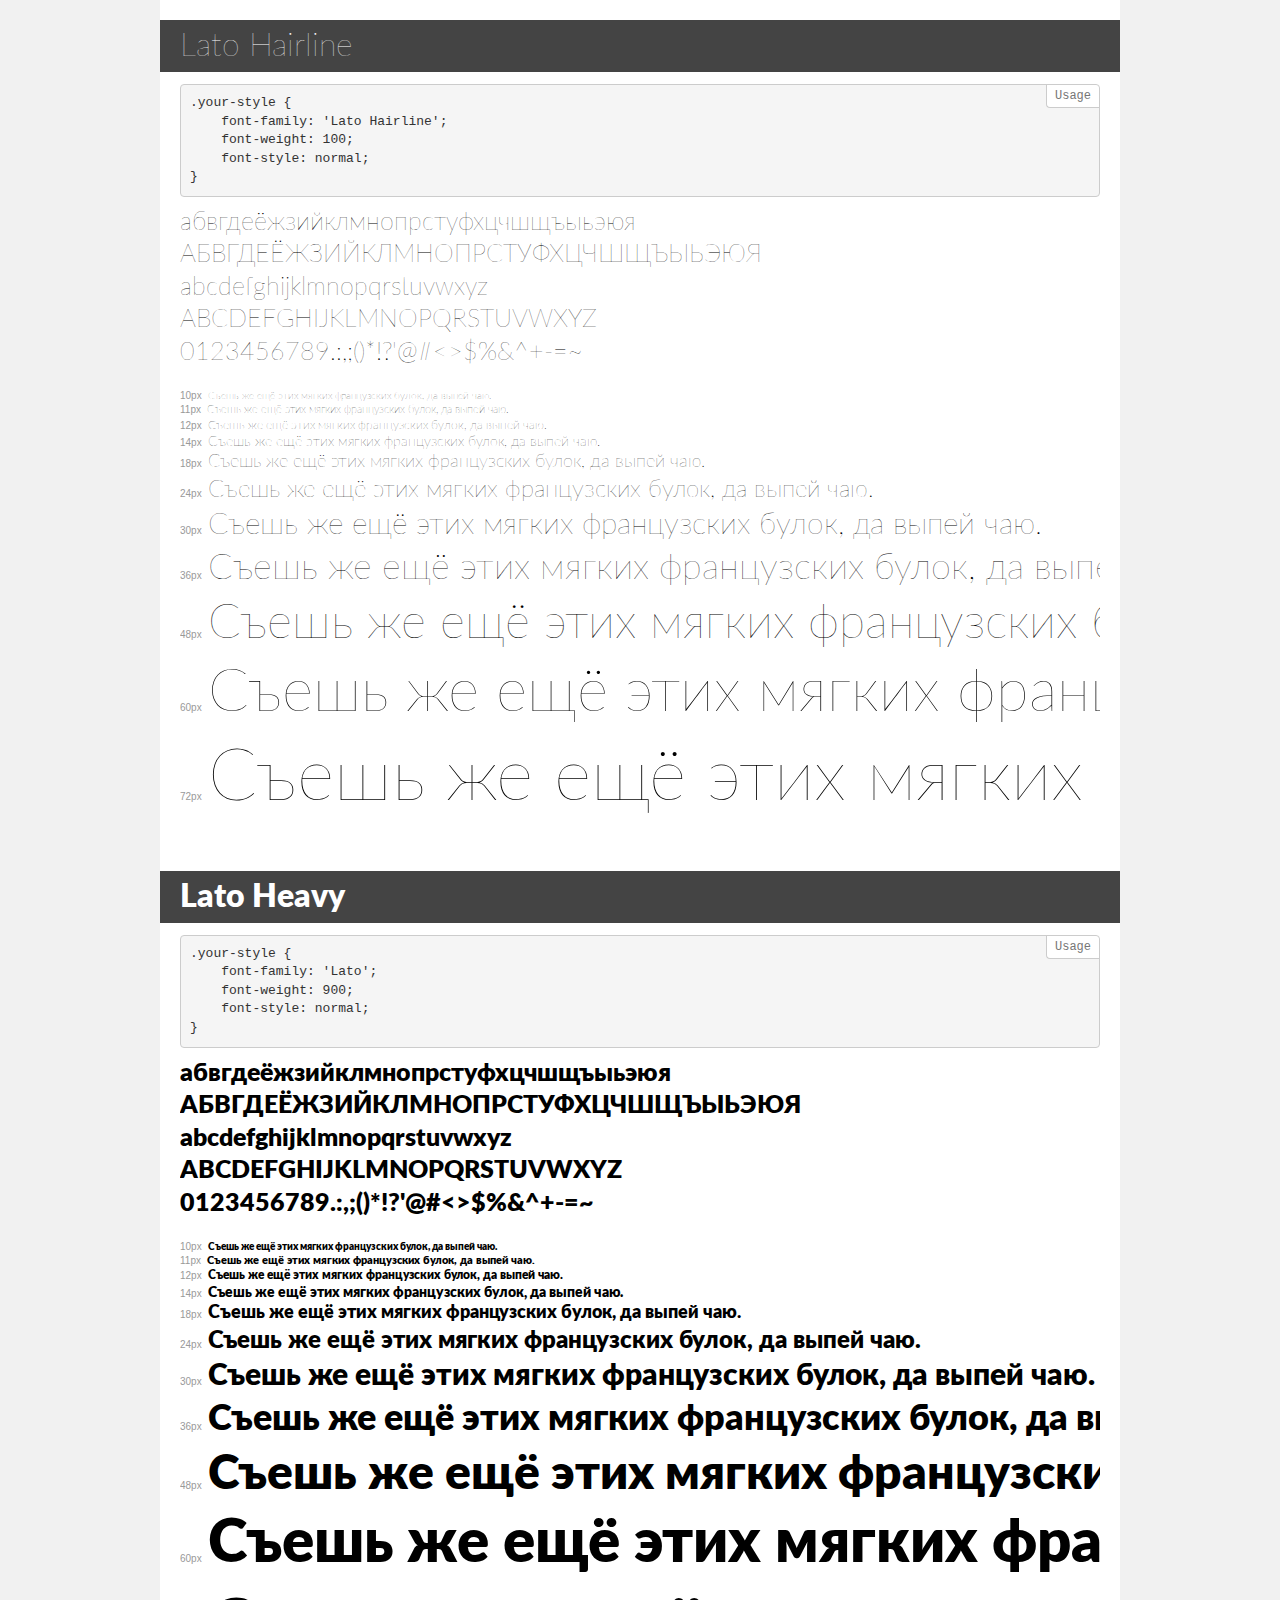
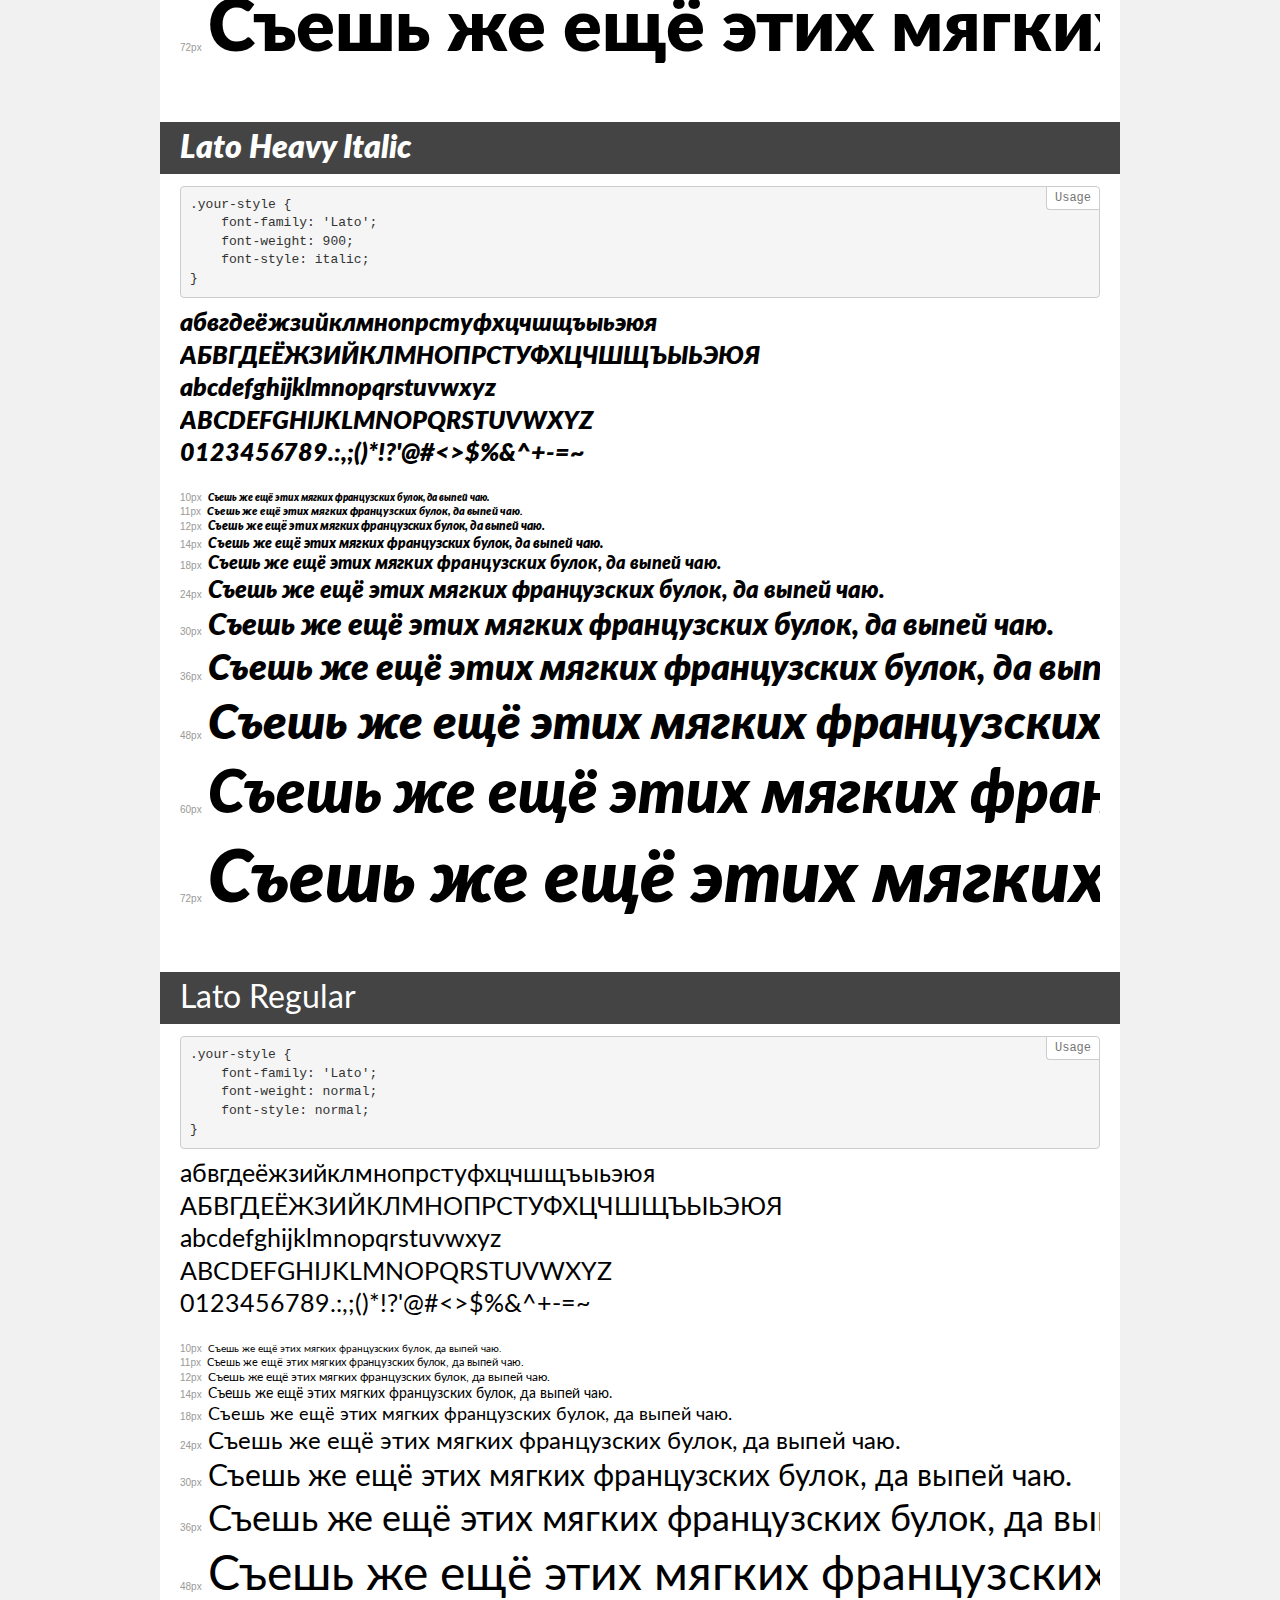
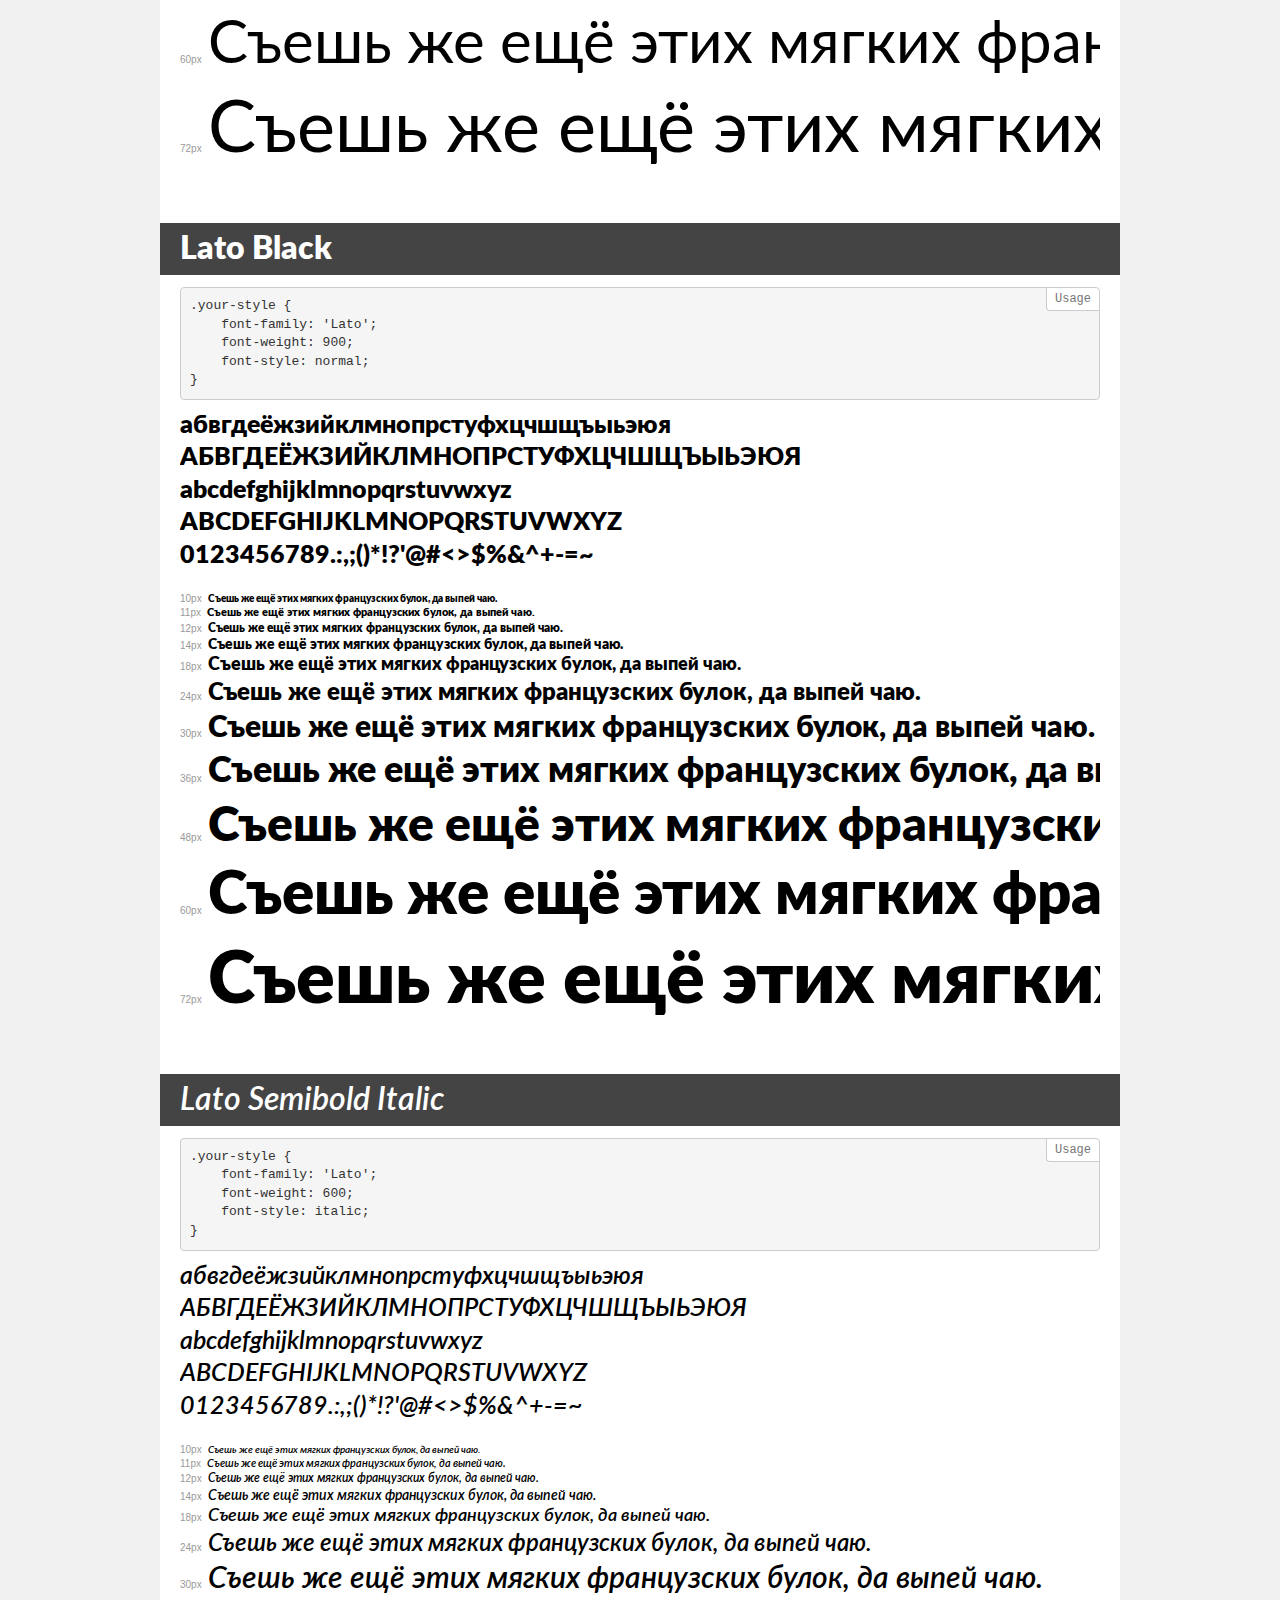
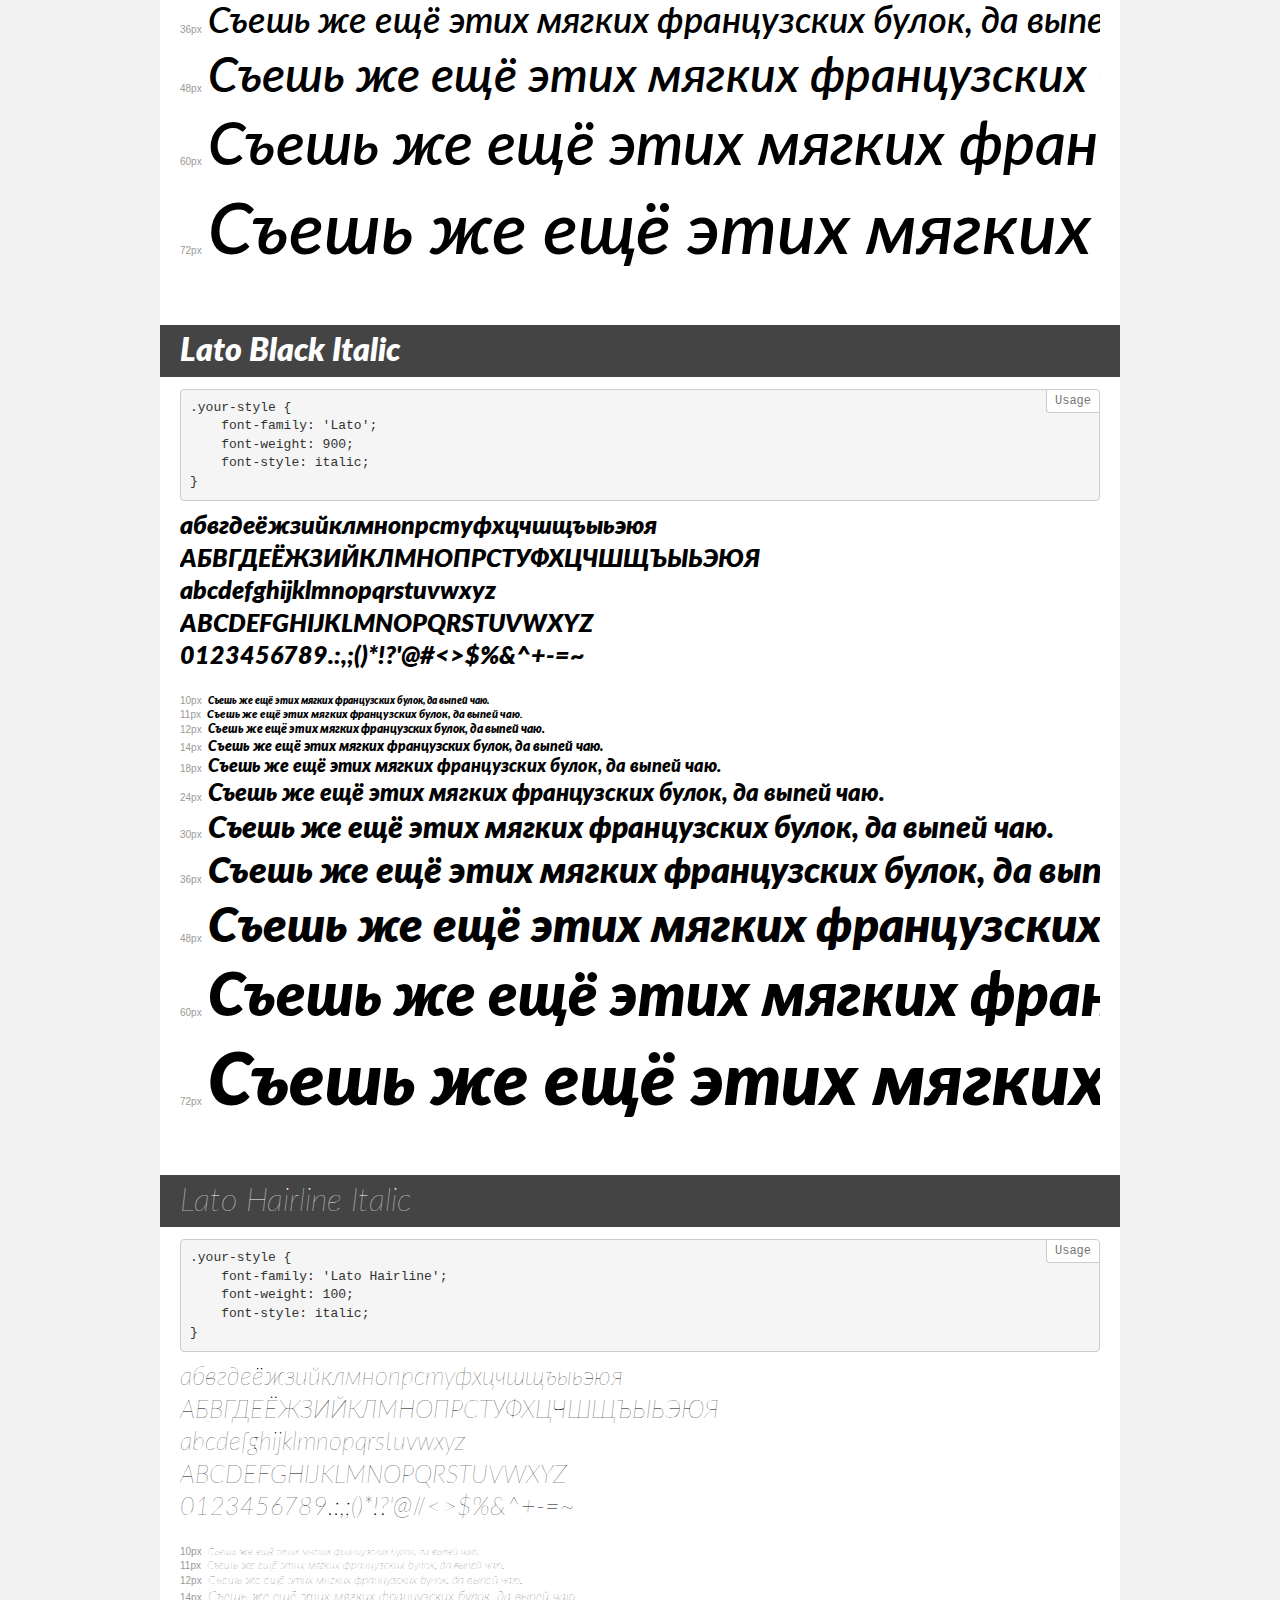
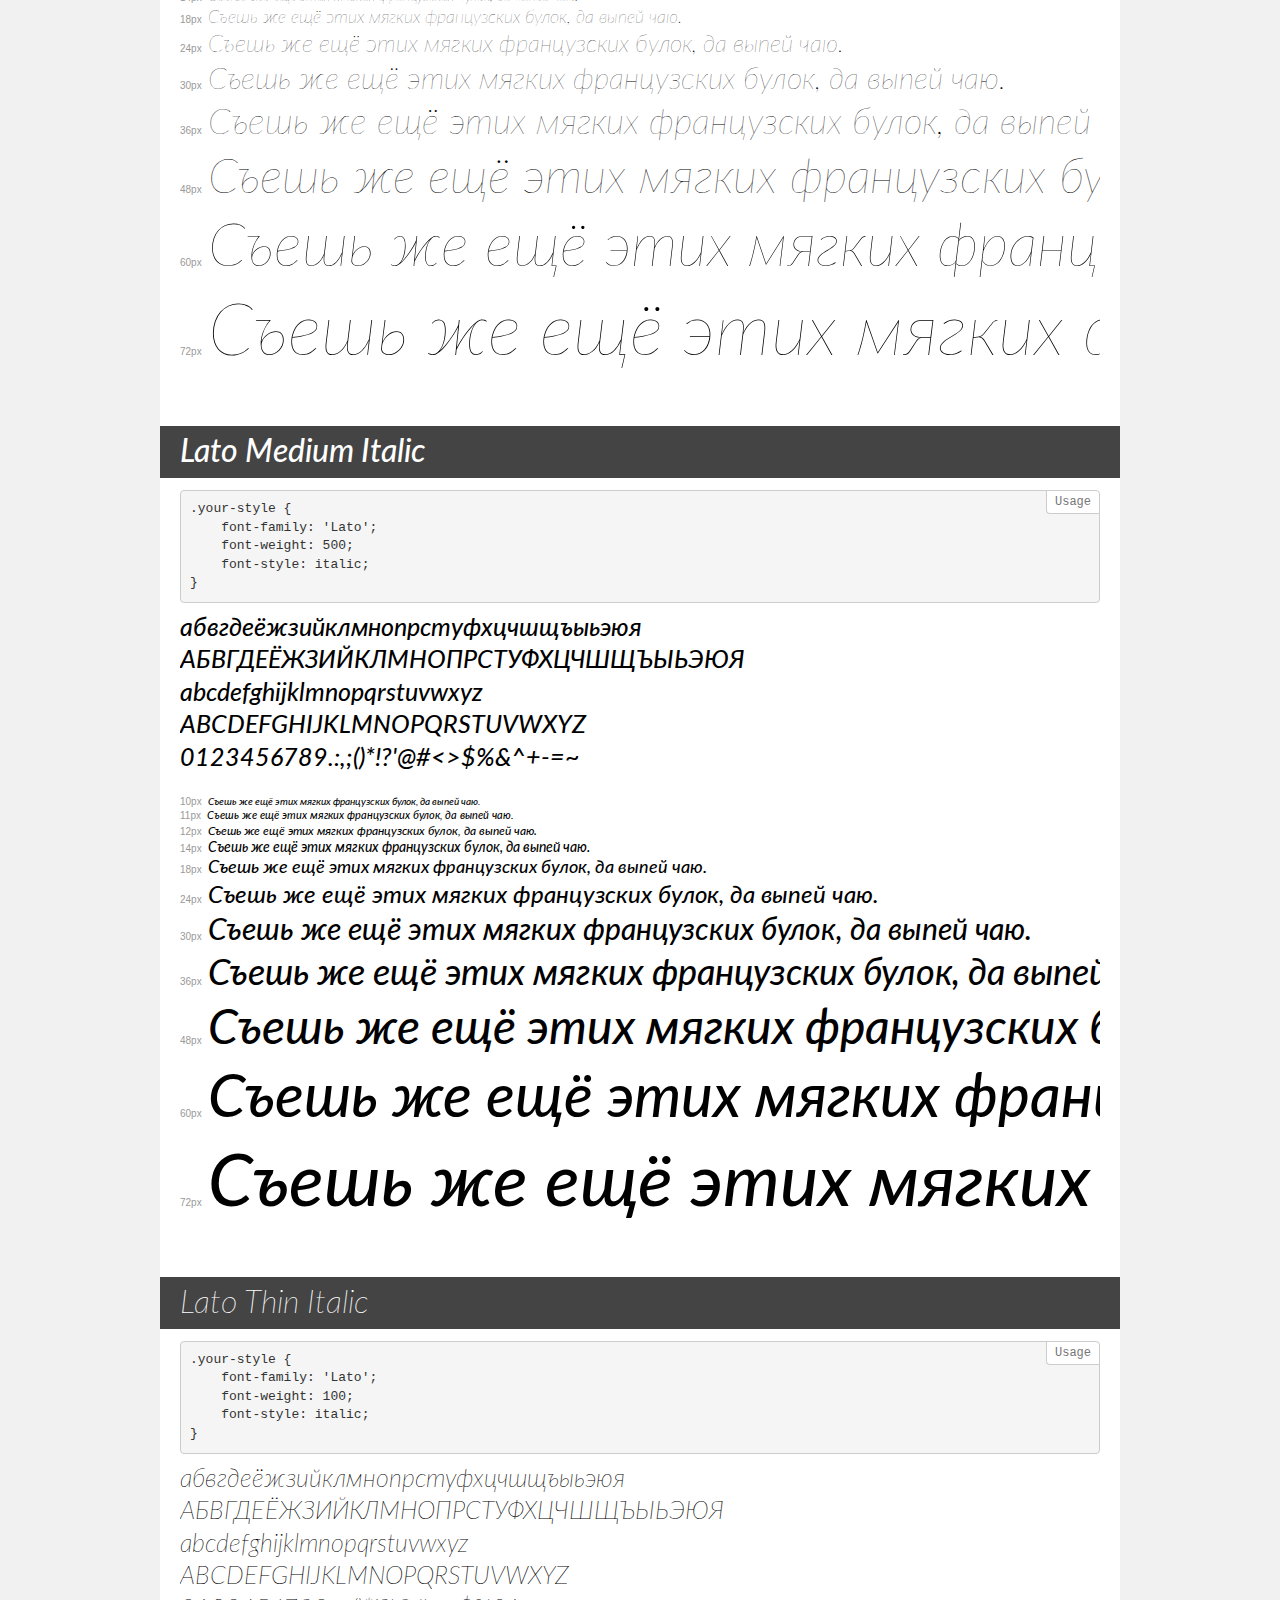
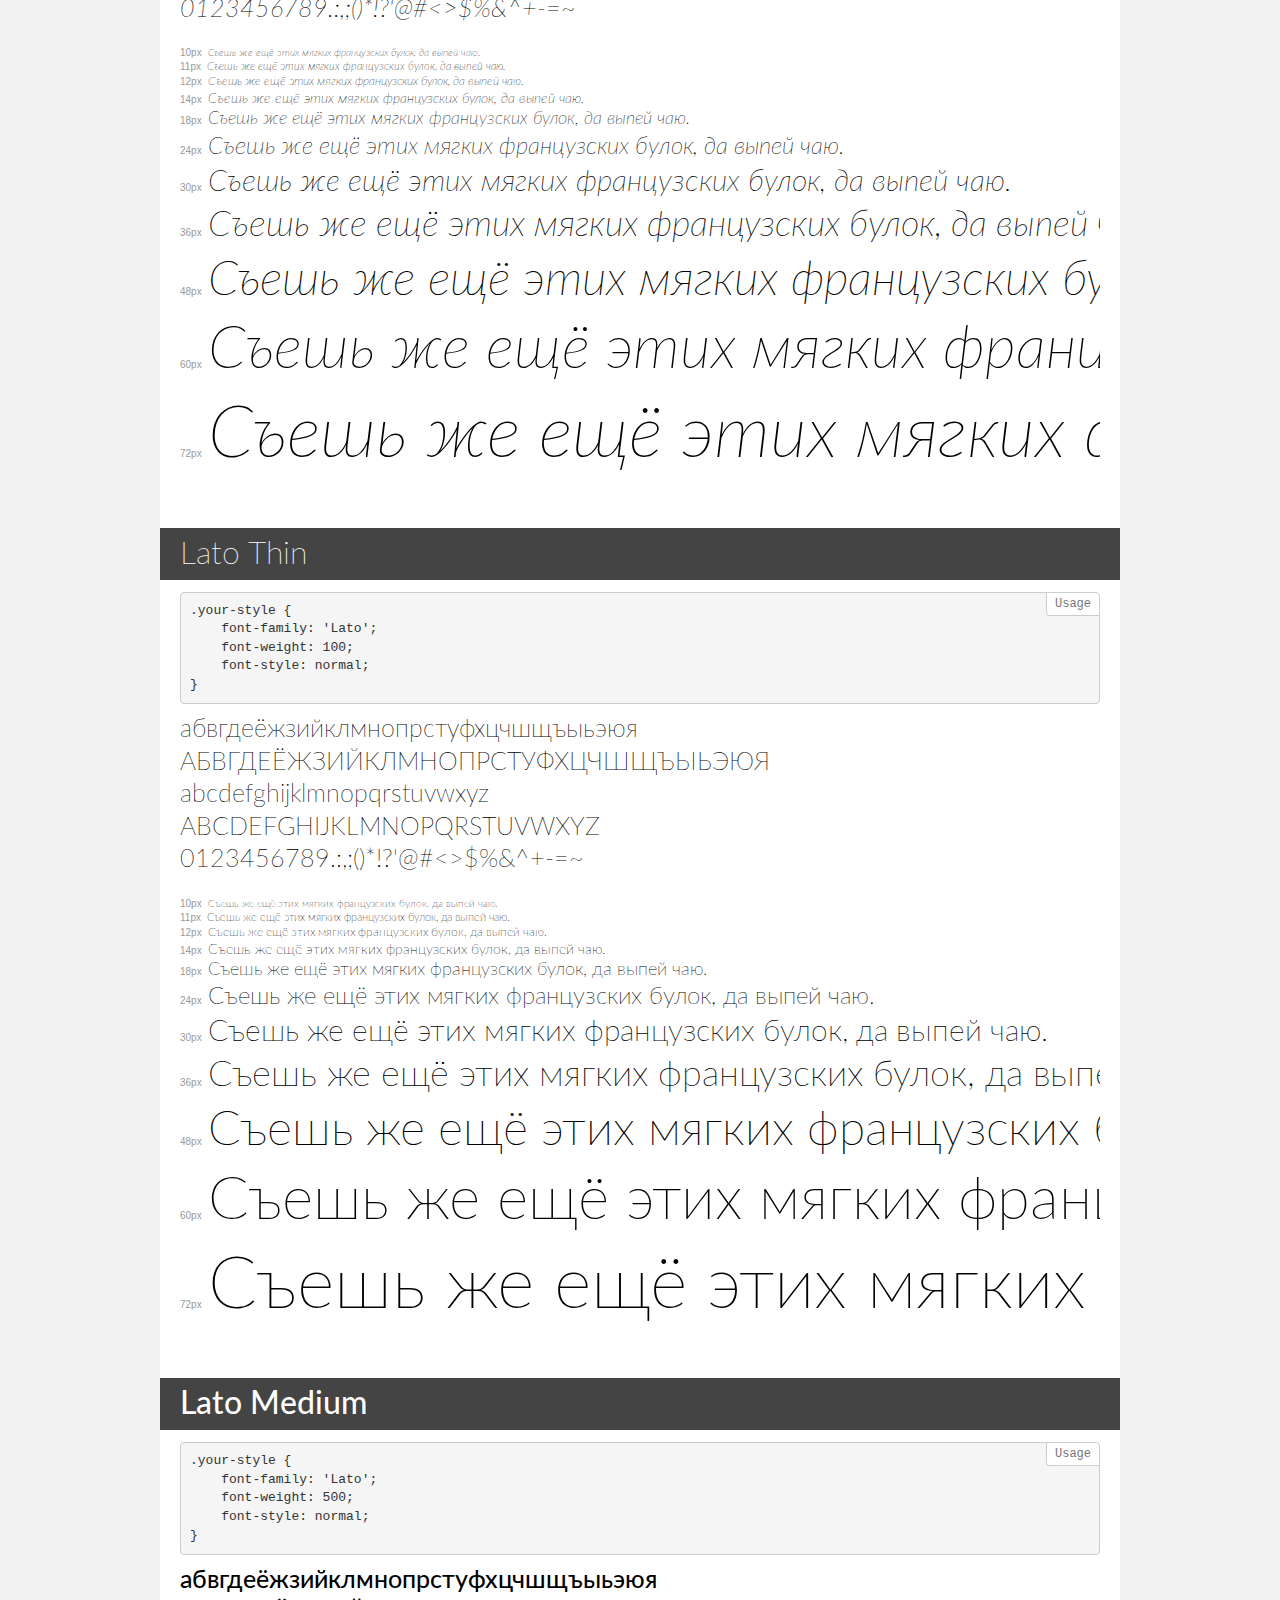
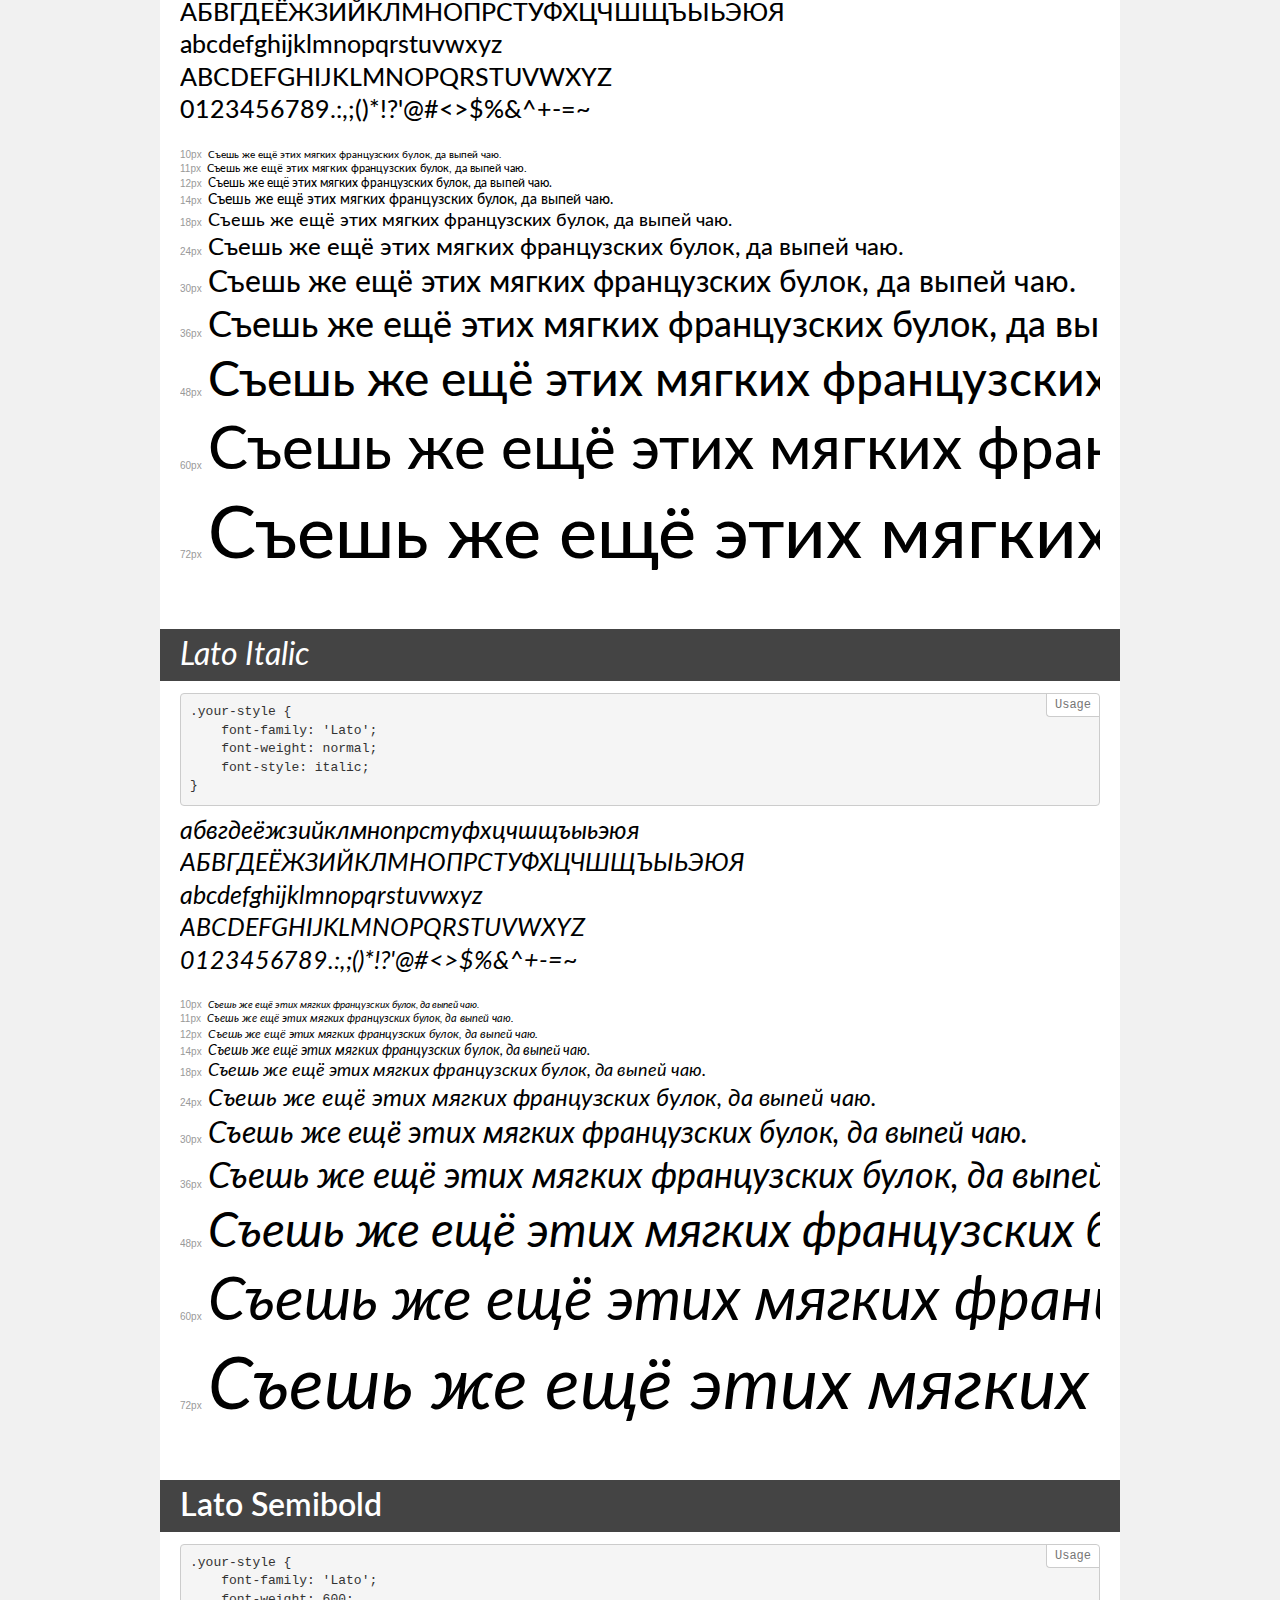
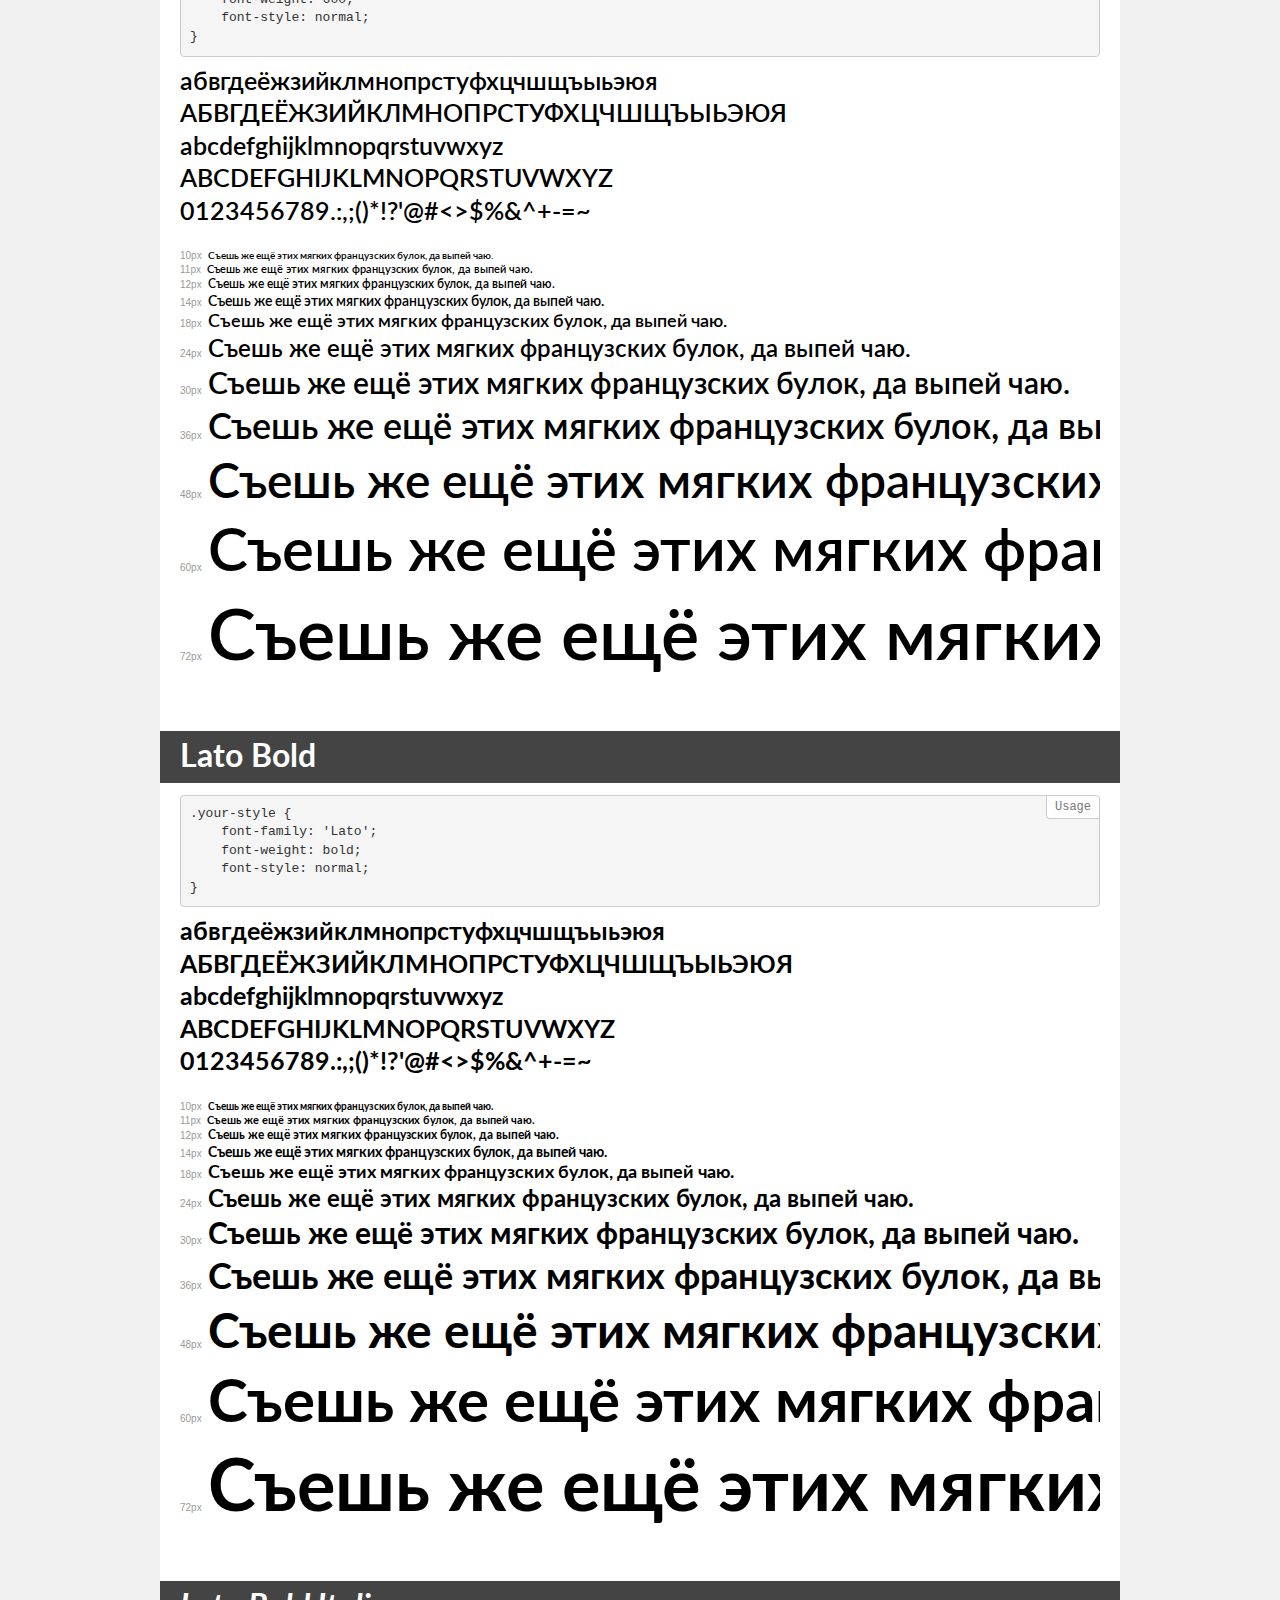
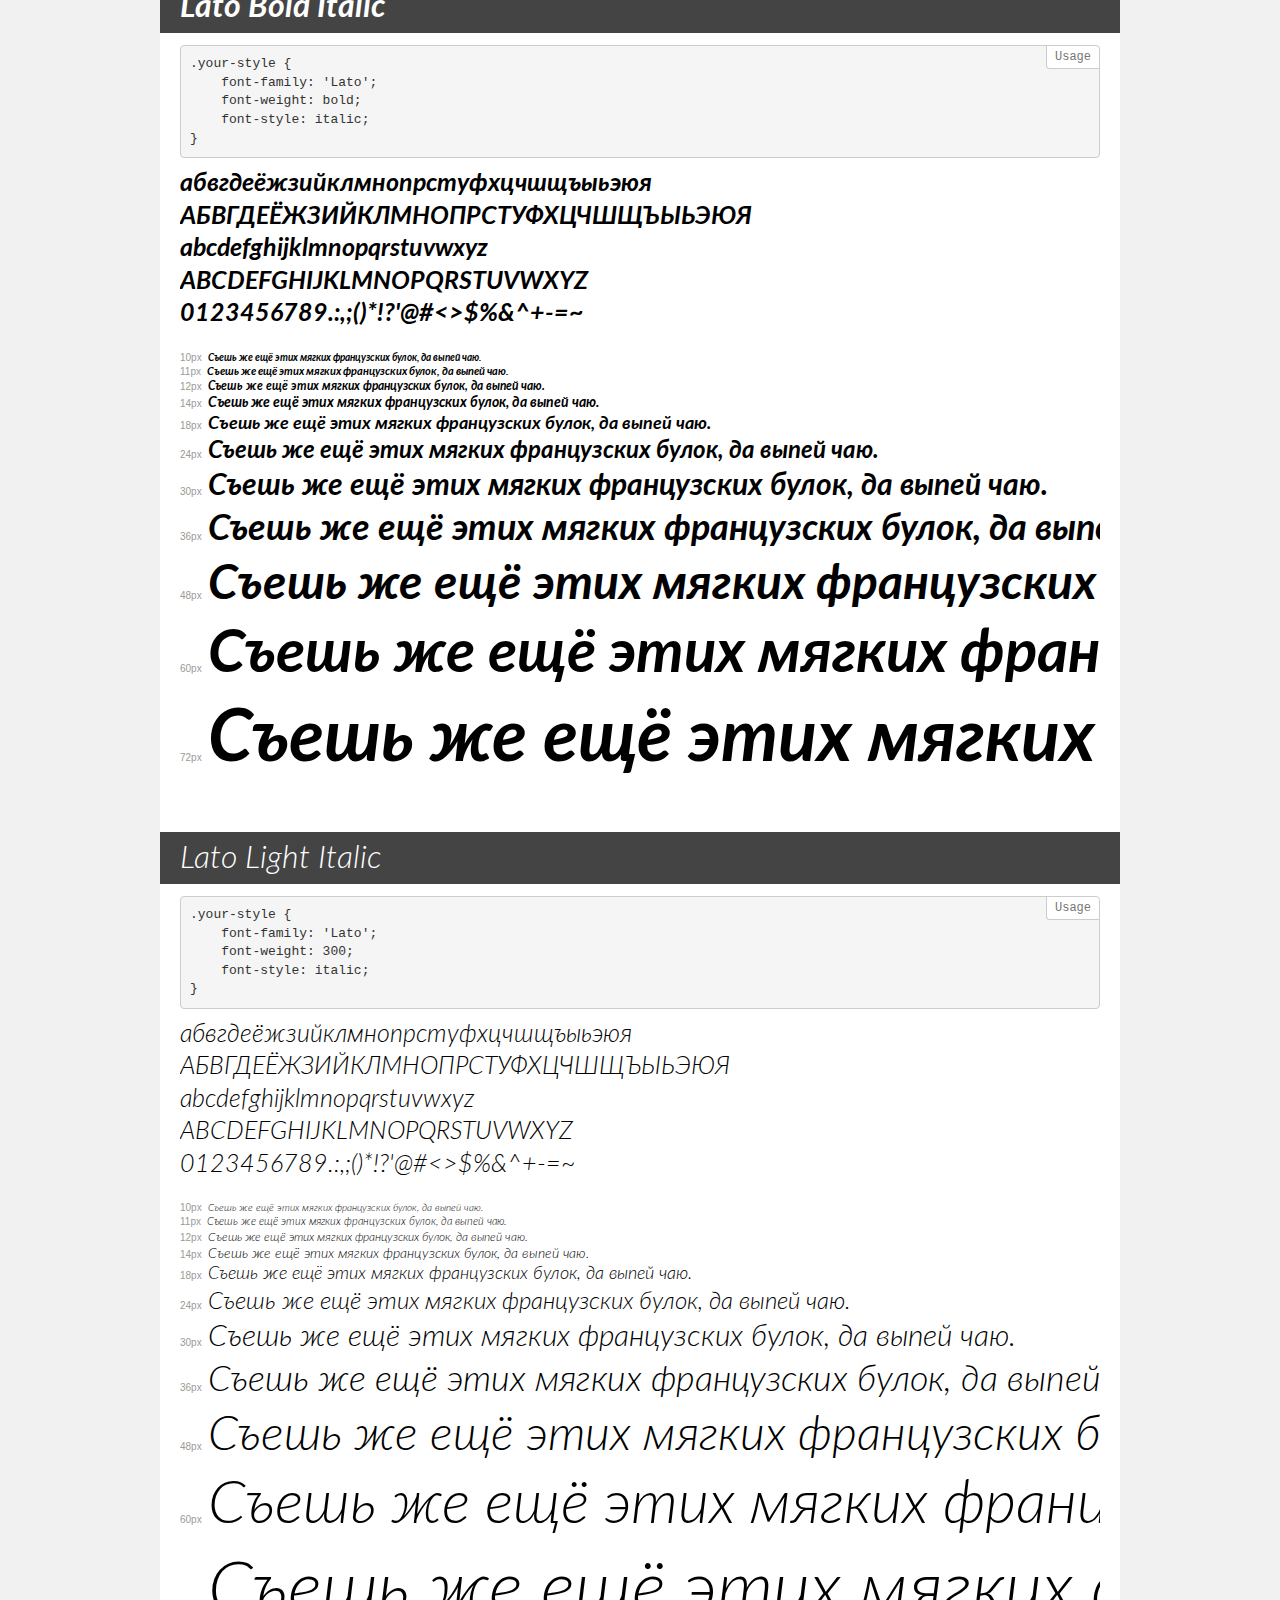
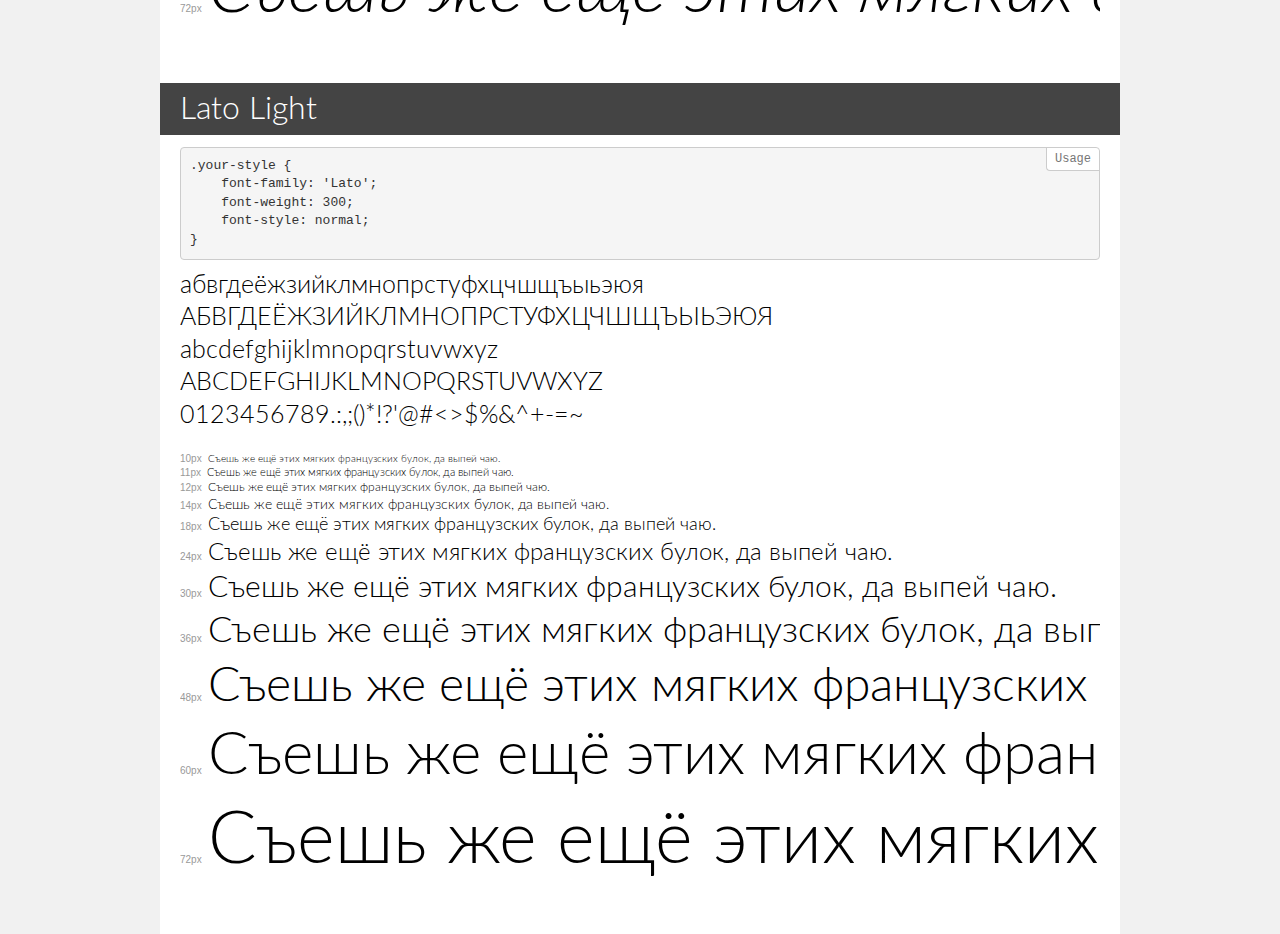
<file: task-7-text1/fonts/Lato/demo.html>
<!DOCTYPE html>
<html>
<head>
    <meta charset="utf-8">
    <meta http-equiv="X-UA-Compatible" content="IE=edge">
    <meta name="viewport" content="width=device-width, initial-scale=1">
    <meta name="robots" content="noindex, noarchive">
    <title>Transfonter demo</title>
    <link href="stylesheet.css" rel="stylesheet">
    <style>
        /*
        http://meyerweb.com/eric/tools/css/reset/
        v2.0 | 20110126
        License: none (public domain)
        */
        html, body, div, span, applet, object, iframe,
        h1, h2, h3, h4, h5, h6, p, blockquote, pre,
        a, abbr, acronym, address, big, cite, code,
        del, dfn, em, img, ins, kbd, q, s, samp,
        small, strike, strong, sub, sup, tt, var,
        b, u, i, center,
        dl, dt, dd, ol, ul, li,
        fieldset, form, label, legend,
        table, caption, tbody, tfoot, thead, tr, th, td,
        article, aside, canvas, details, embed,
        figure, figcaption, footer, header, hgroup,
        menu, nav, output, ruby, section, summary,
        time, mark, audio, video {
            margin: 0;
            padding: 0;
            border: 0;
            font-size: 100%;
            font: inherit;
            vertical-align: baseline;
        }
        /* HTML5 display-role reset for older browsers */
        article, aside, details, figcaption, figure,
        footer, header, hgroup, menu, nav, section {
            display: block;
        }
        body {
            line-height: 1;
        }
        ol, ul {
            list-style: none;
        }
        blockquote, q {
            quotes: none;
        }
        blockquote:before, blockquote:after,
        q:before, q:after {
            content: '';
            content: none;
        }
        table {
            border-collapse: collapse;
            border-spacing: 0;
        }
        /* common styles */
        body {
            background: #f1f1f1;
            color: #000;
        }
        .page {
            background: #fff;
            width: 920px;
            margin: 0 auto;
            padding: 20px 20px 0 20px;
            overflow: hidden;
        }
        .font-container {
            overflow-x: auto;
            overflow-y: hidden;
            margin-bottom: 40px;
            line-height: 1.3;
            white-space: nowrap;
            padding-bottom: 5px;
        }
        h1 {
            position: relative;
            background: #444;
            font-size: 32px;
            color: #fff;
            padding: 10px 20px;
            margin: 0 -20px 12px -20px;
        }
        .letters {
            font-size: 25px;
            margin-bottom: 20px;
        }
        .s10:before {
            content: '10px';
        }
        .s11:before {
            content: '11px';
        }
        .s12:before {
            content: '12px';
        }
        .s14:before {
            content: '14px';
        }
        .s18:before {
            content: '18px';
        }
        .s24:before {
            content: '24px';
        }
        .s30:before {
            content: '30px';
        }
        .s36:before {
            content: '36px';
        }
        .s48:before {
            content: '48px';
        }
        .s60:before {
            content: '60px';
        }
        .s72:before {
            content: '72px';
        }
        .s10:before, .s11:before, .s12:before, .s14:before,
        .s18:before, .s24:before, .s30:before, .s36:before,
        .s48:before, .s60:before, .s72:before {
            font-family: Arial, sans-serif;
            font-size: 10px;
            font-weight: normal;
            font-style: normal;
            color: #999;
            padding-right: 6px;
        }
        pre {
            display: block;
            position: relative;
            padding: 9px;
            margin: 0 0 10px;
            font-family: Monaco, Menlo, Consolas, "Courier New", monospace !important;
            font-size: 13px;
            line-height: 1.428571429;
            color: #333;
            font-weight: normal !important;
            font-style: normal !important;
            background-color: #f5f5f5;
            border: 1px solid #ccc;
            overflow-x: auto;
            border-radius: 4px;
        }
        pre:after {
            display: block;
            position: absolute;
            right: 0;
            top: 0;
            content: 'Usage';
            line-height: 1;
            padding: 5px 8px;
            font-size: 12px;
            color: #767676;
            background-color: #fff;
            border: 1px solid #ccc;
            border-right: none;
            border-top: none;
            border-radius: 0 4px 0 4px;
            z-index: 10;
        }
        /* responsive */
        @media (max-width: 959px) {
            .page {
                width: auto;
                margin: 0;
            }
        }
    </style>
</head>
<body>
<div class="page">
    <div class="demo" style="font-family: 'Lato Hairline'; font-weight: 100; font-style: normal;">
        <h1>Lato Hairline</h1>
        <pre>.your-style {
    font-family: 'Lato Hairline';
    font-weight: 100;
    font-style: normal;
}</pre>
        <div class="font-container">
            <p class="letters">
                абвгдеёжзийклмнопрстуфхцчшщъыьэюя<br>
АБВГДЕЁЖЗИЙКЛМНОПРСТУФХЦЧШЩЪЫЬЭЮЯ<br>
abcdefghijklmnopqrstuvwxyz<br>
ABCDEFGHIJKLMNOPQRSTUVWXYZ<br>
                0123456789.:,;()*!?'@#<>$%&^+-=~
            </p>
            <p class="s10" style="font-size: 10px;">Съешь же ещё этих мягких французских булок, да выпей чаю.</p>
            <p class="s11" style="font-size: 11px;">Съешь же ещё этих мягких французских булок, да выпей чаю.</p>
            <p class="s12" style="font-size: 12px;">Съешь же ещё этих мягких французских булок, да выпей чаю.</p>
            <p class="s14" style="font-size: 14px;">Съешь же ещё этих мягких французских булок, да выпей чаю.</p>
            <p class="s18" style="font-size: 18px;">Съешь же ещё этих мягких французских булок, да выпей чаю.</p>
            <p class="s24" style="font-size: 24px;">Съешь же ещё этих мягких французских булок, да выпей чаю.</p>
            <p class="s30" style="font-size: 30px;">Съешь же ещё этих мягких французских булок, да выпей чаю.</p>
            <p class="s36" style="font-size: 36px;">Съешь же ещё этих мягких французских булок, да выпей чаю.</p>
            <p class="s48" style="font-size: 48px;">Съешь же ещё этих мягких французских булок, да выпей чаю.</p>
            <p class="s60" style="font-size: 60px;">Съешь же ещё этих мягких французских булок, да выпей чаю.</p>
            <p class="s72" style="font-size: 72px;">Съешь же ещё этих мягких французских булок, да выпей чаю.</p>
        </div>
    </div>
    <div class="demo" style="font-family: 'Lato'; font-weight: 900; font-style: normal;">
        <h1>Lato Heavy</h1>
        <pre>.your-style {
    font-family: 'Lato';
    font-weight: 900;
    font-style: normal;
}</pre>
        <div class="font-container">
            <p class="letters">
                абвгдеёжзийклмнопрстуфхцчшщъыьэюя<br>
АБВГДЕЁЖЗИЙКЛМНОПРСТУФХЦЧШЩЪЫЬЭЮЯ<br>
abcdefghijklmnopqrstuvwxyz<br>
ABCDEFGHIJKLMNOPQRSTUVWXYZ<br>
                0123456789.:,;()*!?'@#<>$%&^+-=~
            </p>
            <p class="s10" style="font-size: 10px;">Съешь же ещё этих мягких французских булок, да выпей чаю.</p>
            <p class="s11" style="font-size: 11px;">Съешь же ещё этих мягких французских булок, да выпей чаю.</p>
            <p class="s12" style="font-size: 12px;">Съешь же ещё этих мягких французских булок, да выпей чаю.</p>
            <p class="s14" style="font-size: 14px;">Съешь же ещё этих мягких французских булок, да выпей чаю.</p>
            <p class="s18" style="font-size: 18px;">Съешь же ещё этих мягких французских булок, да выпей чаю.</p>
            <p class="s24" style="font-size: 24px;">Съешь же ещё этих мягких французских булок, да выпей чаю.</p>
            <p class="s30" style="font-size: 30px;">Съешь же ещё этих мягких французских булок, да выпей чаю.</p>
            <p class="s36" style="font-size: 36px;">Съешь же ещё этих мягких французских булок, да выпей чаю.</p>
            <p class="s48" style="font-size: 48px;">Съешь же ещё этих мягких французских булок, да выпей чаю.</p>
            <p class="s60" style="font-size: 60px;">Съешь же ещё этих мягких французских булок, да выпей чаю.</p>
            <p class="s72" style="font-size: 72px;">Съешь же ещё этих мягких французских булок, да выпей чаю.</p>
        </div>
    </div>
    <div class="demo" style="font-family: 'Lato'; font-weight: 900; font-style: italic;">
        <h1>Lato Heavy Italic</h1>
        <pre>.your-style {
    font-family: 'Lato';
    font-weight: 900;
    font-style: italic;
}</pre>
        <div class="font-container">
            <p class="letters">
                абвгдеёжзийклмнопрстуфхцчшщъыьэюя<br>
АБВГДЕЁЖЗИЙКЛМНОПРСТУФХЦЧШЩЪЫЬЭЮЯ<br>
abcdefghijklmnopqrstuvwxyz<br>
ABCDEFGHIJKLMNOPQRSTUVWXYZ<br>
                0123456789.:,;()*!?'@#<>$%&^+-=~
            </p>
            <p class="s10" style="font-size: 10px;">Съешь же ещё этих мягких французских булок, да выпей чаю.</p>
            <p class="s11" style="font-size: 11px;">Съешь же ещё этих мягких французских булок, да выпей чаю.</p>
            <p class="s12" style="font-size: 12px;">Съешь же ещё этих мягких французских булок, да выпей чаю.</p>
            <p class="s14" style="font-size: 14px;">Съешь же ещё этих мягких французских булок, да выпей чаю.</p>
            <p class="s18" style="font-size: 18px;">Съешь же ещё этих мягких французских булок, да выпей чаю.</p>
            <p class="s24" style="font-size: 24px;">Съешь же ещё этих мягких французских булок, да выпей чаю.</p>
            <p class="s30" style="font-size: 30px;">Съешь же ещё этих мягких французских булок, да выпей чаю.</p>
            <p class="s36" style="font-size: 36px;">Съешь же ещё этих мягких французских булок, да выпей чаю.</p>
            <p class="s48" style="font-size: 48px;">Съешь же ещё этих мягких французских булок, да выпей чаю.</p>
            <p class="s60" style="font-size: 60px;">Съешь же ещё этих мягких французских булок, да выпей чаю.</p>
            <p class="s72" style="font-size: 72px;">Съешь же ещё этих мягких французских булок, да выпей чаю.</p>
        </div>
    </div>
    <div class="demo" style="font-family: 'Lato'; font-weight: normal; font-style: normal;">
        <h1>Lato Regular</h1>
        <pre>.your-style {
    font-family: 'Lato';
    font-weight: normal;
    font-style: normal;
}</pre>
        <div class="font-container">
            <p class="letters">
                абвгдеёжзийклмнопрстуфхцчшщъыьэюя<br>
АБВГДЕЁЖЗИЙКЛМНОПРСТУФХЦЧШЩЪЫЬЭЮЯ<br>
abcdefghijklmnopqrstuvwxyz<br>
ABCDEFGHIJKLMNOPQRSTUVWXYZ<br>
                0123456789.:,;()*!?'@#<>$%&^+-=~
            </p>
            <p class="s10" style="font-size: 10px;">Съешь же ещё этих мягких французских булок, да выпей чаю.</p>
            <p class="s11" style="font-size: 11px;">Съешь же ещё этих мягких французских булок, да выпей чаю.</p>
            <p class="s12" style="font-size: 12px;">Съешь же ещё этих мягких французских булок, да выпей чаю.</p>
            <p class="s14" style="font-size: 14px;">Съешь же ещё этих мягких французских булок, да выпей чаю.</p>
            <p class="s18" style="font-size: 18px;">Съешь же ещё этих мягких французских булок, да выпей чаю.</p>
            <p class="s24" style="font-size: 24px;">Съешь же ещё этих мягких французских булок, да выпей чаю.</p>
            <p class="s30" style="font-size: 30px;">Съешь же ещё этих мягких французских булок, да выпей чаю.</p>
            <p class="s36" style="font-size: 36px;">Съешь же ещё этих мягких французских булок, да выпей чаю.</p>
            <p class="s48" style="font-size: 48px;">Съешь же ещё этих мягких французских булок, да выпей чаю.</p>
            <p class="s60" style="font-size: 60px;">Съешь же ещё этих мягких французских булок, да выпей чаю.</p>
            <p class="s72" style="font-size: 72px;">Съешь же ещё этих мягких французских булок, да выпей чаю.</p>
        </div>
    </div>
    <div class="demo" style="font-family: 'Lato'; font-weight: 900; font-style: normal;">
        <h1>Lato Black</h1>
        <pre>.your-style {
    font-family: 'Lato';
    font-weight: 900;
    font-style: normal;
}</pre>
        <div class="font-container">
            <p class="letters">
                абвгдеёжзийклмнопрстуфхцчшщъыьэюя<br>
АБВГДЕЁЖЗИЙКЛМНОПРСТУФХЦЧШЩЪЫЬЭЮЯ<br>
abcdefghijklmnopqrstuvwxyz<br>
ABCDEFGHIJKLMNOPQRSTUVWXYZ<br>
                0123456789.:,;()*!?'@#<>$%&^+-=~
            </p>
            <p class="s10" style="font-size: 10px;">Съешь же ещё этих мягких французских булок, да выпей чаю.</p>
            <p class="s11" style="font-size: 11px;">Съешь же ещё этих мягких французских булок, да выпей чаю.</p>
            <p class="s12" style="font-size: 12px;">Съешь же ещё этих мягких французских булок, да выпей чаю.</p>
            <p class="s14" style="font-size: 14px;">Съешь же ещё этих мягких французских булок, да выпей чаю.</p>
            <p class="s18" style="font-size: 18px;">Съешь же ещё этих мягких французских булок, да выпей чаю.</p>
            <p class="s24" style="font-size: 24px;">Съешь же ещё этих мягких французских булок, да выпей чаю.</p>
            <p class="s30" style="font-size: 30px;">Съешь же ещё этих мягких французских булок, да выпей чаю.</p>
            <p class="s36" style="font-size: 36px;">Съешь же ещё этих мягких французских булок, да выпей чаю.</p>
            <p class="s48" style="font-size: 48px;">Съешь же ещё этих мягких французских булок, да выпей чаю.</p>
            <p class="s60" style="font-size: 60px;">Съешь же ещё этих мягких французских булок, да выпей чаю.</p>
            <p class="s72" style="font-size: 72px;">Съешь же ещё этих мягких французских булок, да выпей чаю.</p>
        </div>
    </div>
    <div class="demo" style="font-family: 'Lato'; font-weight: 600; font-style: italic;">
        <h1>Lato Semibold Italic</h1>
        <pre>.your-style {
    font-family: 'Lato';
    font-weight: 600;
    font-style: italic;
}</pre>
        <div class="font-container">
            <p class="letters">
                абвгдеёжзийклмнопрстуфхцчшщъыьэюя<br>
АБВГДЕЁЖЗИЙКЛМНОПРСТУФХЦЧШЩЪЫЬЭЮЯ<br>
abcdefghijklmnopqrstuvwxyz<br>
ABCDEFGHIJKLMNOPQRSTUVWXYZ<br>
                0123456789.:,;()*!?'@#<>$%&^+-=~
            </p>
            <p class="s10" style="font-size: 10px;">Съешь же ещё этих мягких французских булок, да выпей чаю.</p>
            <p class="s11" style="font-size: 11px;">Съешь же ещё этих мягких французских булок, да выпей чаю.</p>
            <p class="s12" style="font-size: 12px;">Съешь же ещё этих мягких французских булок, да выпей чаю.</p>
            <p class="s14" style="font-size: 14px;">Съешь же ещё этих мягких французских булок, да выпей чаю.</p>
            <p class="s18" style="font-size: 18px;">Съешь же ещё этих мягких французских булок, да выпей чаю.</p>
            <p class="s24" style="font-size: 24px;">Съешь же ещё этих мягких французских булок, да выпей чаю.</p>
            <p class="s30" style="font-size: 30px;">Съешь же ещё этих мягких французских булок, да выпей чаю.</p>
            <p class="s36" style="font-size: 36px;">Съешь же ещё этих мягких французских булок, да выпей чаю.</p>
            <p class="s48" style="font-size: 48px;">Съешь же ещё этих мягких французских булок, да выпей чаю.</p>
            <p class="s60" style="font-size: 60px;">Съешь же ещё этих мягких французских булок, да выпей чаю.</p>
            <p class="s72" style="font-size: 72px;">Съешь же ещё этих мягких французских булок, да выпей чаю.</p>
        </div>
    </div>
    <div class="demo" style="font-family: 'Lato'; font-weight: 900; font-style: italic;">
        <h1>Lato Black Italic</h1>
        <pre>.your-style {
    font-family: 'Lato';
    font-weight: 900;
    font-style: italic;
}</pre>
        <div class="font-container">
            <p class="letters">
                абвгдеёжзийклмнопрстуфхцчшщъыьэюя<br>
АБВГДЕЁЖЗИЙКЛМНОПРСТУФХЦЧШЩЪЫЬЭЮЯ<br>
abcdefghijklmnopqrstuvwxyz<br>
ABCDEFGHIJKLMNOPQRSTUVWXYZ<br>
                0123456789.:,;()*!?'@#<>$%&^+-=~
            </p>
            <p class="s10" style="font-size: 10px;">Съешь же ещё этих мягких французских булок, да выпей чаю.</p>
            <p class="s11" style="font-size: 11px;">Съешь же ещё этих мягких французских булок, да выпей чаю.</p>
            <p class="s12" style="font-size: 12px;">Съешь же ещё этих мягких французских булок, да выпей чаю.</p>
            <p class="s14" style="font-size: 14px;">Съешь же ещё этих мягких французских булок, да выпей чаю.</p>
            <p class="s18" style="font-size: 18px;">Съешь же ещё этих мягких французских булок, да выпей чаю.</p>
            <p class="s24" style="font-size: 24px;">Съешь же ещё этих мягких французских булок, да выпей чаю.</p>
            <p class="s30" style="font-size: 30px;">Съешь же ещё этих мягких французских булок, да выпей чаю.</p>
            <p class="s36" style="font-size: 36px;">Съешь же ещё этих мягких французских булок, да выпей чаю.</p>
            <p class="s48" style="font-size: 48px;">Съешь же ещё этих мягких французских булок, да выпей чаю.</p>
            <p class="s60" style="font-size: 60px;">Съешь же ещё этих мягких французских булок, да выпей чаю.</p>
            <p class="s72" style="font-size: 72px;">Съешь же ещё этих мягких французских булок, да выпей чаю.</p>
        </div>
    </div>
    <div class="demo" style="font-family: 'Lato Hairline'; font-weight: 100; font-style: italic;">
        <h1>Lato Hairline Italic</h1>
        <pre>.your-style {
    font-family: 'Lato Hairline';
    font-weight: 100;
    font-style: italic;
}</pre>
        <div class="font-container">
            <p class="letters">
                абвгдеёжзийклмнопрстуфхцчшщъыьэюя<br>
АБВГДЕЁЖЗИЙКЛМНОПРСТУФХЦЧШЩЪЫЬЭЮЯ<br>
abcdefghijklmnopqrstuvwxyz<br>
ABCDEFGHIJKLMNOPQRSTUVWXYZ<br>
                0123456789.:,;()*!?'@#<>$%&^+-=~
            </p>
            <p class="s10" style="font-size: 10px;">Съешь же ещё этих мягких французских булок, да выпей чаю.</p>
            <p class="s11" style="font-size: 11px;">Съешь же ещё этих мягких французских булок, да выпей чаю.</p>
            <p class="s12" style="font-size: 12px;">Съешь же ещё этих мягких французских булок, да выпей чаю.</p>
            <p class="s14" style="font-size: 14px;">Съешь же ещё этих мягких французских булок, да выпей чаю.</p>
            <p class="s18" style="font-size: 18px;">Съешь же ещё этих мягких французских булок, да выпей чаю.</p>
            <p class="s24" style="font-size: 24px;">Съешь же ещё этих мягких французских булок, да выпей чаю.</p>
            <p class="s30" style="font-size: 30px;">Съешь же ещё этих мягких французских булок, да выпей чаю.</p>
            <p class="s36" style="font-size: 36px;">Съешь же ещё этих мягких французских булок, да выпей чаю.</p>
            <p class="s48" style="font-size: 48px;">Съешь же ещё этих мягких французских булок, да выпей чаю.</p>
            <p class="s60" style="font-size: 60px;">Съешь же ещё этих мягких французских булок, да выпей чаю.</p>
            <p class="s72" style="font-size: 72px;">Съешь же ещё этих мягких французских булок, да выпей чаю.</p>
        </div>
    </div>
    <div class="demo" style="font-family: 'Lato'; font-weight: 500; font-style: italic;">
        <h1>Lato Medium Italic</h1>
        <pre>.your-style {
    font-family: 'Lato';
    font-weight: 500;
    font-style: italic;
}</pre>
        <div class="font-container">
            <p class="letters">
                абвгдеёжзийклмнопрстуфхцчшщъыьэюя<br>
АБВГДЕЁЖЗИЙКЛМНОПРСТУФХЦЧШЩЪЫЬЭЮЯ<br>
abcdefghijklmnopqrstuvwxyz<br>
ABCDEFGHIJKLMNOPQRSTUVWXYZ<br>
                0123456789.:,;()*!?'@#<>$%&^+-=~
            </p>
            <p class="s10" style="font-size: 10px;">Съешь же ещё этих мягких французских булок, да выпей чаю.</p>
            <p class="s11" style="font-size: 11px;">Съешь же ещё этих мягких французских булок, да выпей чаю.</p>
            <p class="s12" style="font-size: 12px;">Съешь же ещё этих мягких французских булок, да выпей чаю.</p>
            <p class="s14" style="font-size: 14px;">Съешь же ещё этих мягких французских булок, да выпей чаю.</p>
            <p class="s18" style="font-size: 18px;">Съешь же ещё этих мягких французских булок, да выпей чаю.</p>
            <p class="s24" style="font-size: 24px;">Съешь же ещё этих мягких французских булок, да выпей чаю.</p>
            <p class="s30" style="font-size: 30px;">Съешь же ещё этих мягких французских булок, да выпей чаю.</p>
            <p class="s36" style="font-size: 36px;">Съешь же ещё этих мягких французских булок, да выпей чаю.</p>
            <p class="s48" style="font-size: 48px;">Съешь же ещё этих мягких французских булок, да выпей чаю.</p>
            <p class="s60" style="font-size: 60px;">Съешь же ещё этих мягких французских булок, да выпей чаю.</p>
            <p class="s72" style="font-size: 72px;">Съешь же ещё этих мягких французских булок, да выпей чаю.</p>
        </div>
    </div>
    <div class="demo" style="font-family: 'Lato'; font-weight: 100; font-style: italic;">
        <h1>Lato Thin Italic</h1>
        <pre>.your-style {
    font-family: 'Lato';
    font-weight: 100;
    font-style: italic;
}</pre>
        <div class="font-container">
            <p class="letters">
                абвгдеёжзийклмнопрстуфхцчшщъыьэюя<br>
АБВГДЕЁЖЗИЙКЛМНОПРСТУФХЦЧШЩЪЫЬЭЮЯ<br>
abcdefghijklmnopqrstuvwxyz<br>
ABCDEFGHIJKLMNOPQRSTUVWXYZ<br>
                0123456789.:,;()*!?'@#<>$%&^+-=~
            </p>
            <p class="s10" style="font-size: 10px;">Съешь же ещё этих мягких французских булок, да выпей чаю.</p>
            <p class="s11" style="font-size: 11px;">Съешь же ещё этих мягких французских булок, да выпей чаю.</p>
            <p class="s12" style="font-size: 12px;">Съешь же ещё этих мягких французских булок, да выпей чаю.</p>
            <p class="s14" style="font-size: 14px;">Съешь же ещё этих мягких французских булок, да выпей чаю.</p>
            <p class="s18" style="font-size: 18px;">Съешь же ещё этих мягких французских булок, да выпей чаю.</p>
            <p class="s24" style="font-size: 24px;">Съешь же ещё этих мягких французских булок, да выпей чаю.</p>
            <p class="s30" style="font-size: 30px;">Съешь же ещё этих мягких французских булок, да выпей чаю.</p>
            <p class="s36" style="font-size: 36px;">Съешь же ещё этих мягких французских булок, да выпей чаю.</p>
            <p class="s48" style="font-size: 48px;">Съешь же ещё этих мягких французских булок, да выпей чаю.</p>
            <p class="s60" style="font-size: 60px;">Съешь же ещё этих мягких французских булок, да выпей чаю.</p>
            <p class="s72" style="font-size: 72px;">Съешь же ещё этих мягких французских булок, да выпей чаю.</p>
        </div>
    </div>
    <div class="demo" style="font-family: 'Lato'; font-weight: 100; font-style: normal;">
        <h1>Lato Thin</h1>
        <pre>.your-style {
    font-family: 'Lato';
    font-weight: 100;
    font-style: normal;
}</pre>
        <div class="font-container">
            <p class="letters">
                абвгдеёжзийклмнопрстуфхцчшщъыьэюя<br>
АБВГДЕЁЖЗИЙКЛМНОПРСТУФХЦЧШЩЪЫЬЭЮЯ<br>
abcdefghijklmnopqrstuvwxyz<br>
ABCDEFGHIJKLMNOPQRSTUVWXYZ<br>
                0123456789.:,;()*!?'@#<>$%&^+-=~
            </p>
            <p class="s10" style="font-size: 10px;">Съешь же ещё этих мягких французских булок, да выпей чаю.</p>
            <p class="s11" style="font-size: 11px;">Съешь же ещё этих мягких французских булок, да выпей чаю.</p>
            <p class="s12" style="font-size: 12px;">Съешь же ещё этих мягких французских булок, да выпей чаю.</p>
            <p class="s14" style="font-size: 14px;">Съешь же ещё этих мягких французских булок, да выпей чаю.</p>
            <p class="s18" style="font-size: 18px;">Съешь же ещё этих мягких французских булок, да выпей чаю.</p>
            <p class="s24" style="font-size: 24px;">Съешь же ещё этих мягких французских булок, да выпей чаю.</p>
            <p class="s30" style="font-size: 30px;">Съешь же ещё этих мягких французских булок, да выпей чаю.</p>
            <p class="s36" style="font-size: 36px;">Съешь же ещё этих мягких французских булок, да выпей чаю.</p>
            <p class="s48" style="font-size: 48px;">Съешь же ещё этих мягких французских булок, да выпей чаю.</p>
            <p class="s60" style="font-size: 60px;">Съешь же ещё этих мягких французских булок, да выпей чаю.</p>
            <p class="s72" style="font-size: 72px;">Съешь же ещё этих мягких французских булок, да выпей чаю.</p>
        </div>
    </div>
    <div class="demo" style="font-family: 'Lato'; font-weight: 500; font-style: normal;">
        <h1>Lato Medium</h1>
        <pre>.your-style {
    font-family: 'Lato';
    font-weight: 500;
    font-style: normal;
}</pre>
        <div class="font-container">
            <p class="letters">
                абвгдеёжзийклмнопрстуфхцчшщъыьэюя<br>
АБВГДЕЁЖЗИЙКЛМНОПРСТУФХЦЧШЩЪЫЬЭЮЯ<br>
abcdefghijklmnopqrstuvwxyz<br>
ABCDEFGHIJKLMNOPQRSTUVWXYZ<br>
                0123456789.:,;()*!?'@#<>$%&^+-=~
            </p>
            <p class="s10" style="font-size: 10px;">Съешь же ещё этих мягких французских булок, да выпей чаю.</p>
            <p class="s11" style="font-size: 11px;">Съешь же ещё этих мягких французских булок, да выпей чаю.</p>
            <p class="s12" style="font-size: 12px;">Съешь же ещё этих мягких французских булок, да выпей чаю.</p>
            <p class="s14" style="font-size: 14px;">Съешь же ещё этих мягких французских булок, да выпей чаю.</p>
            <p class="s18" style="font-size: 18px;">Съешь же ещё этих мягких французских булок, да выпей чаю.</p>
            <p class="s24" style="font-size: 24px;">Съешь же ещё этих мягких французских булок, да выпей чаю.</p>
            <p class="s30" style="font-size: 30px;">Съешь же ещё этих мягких французских булок, да выпей чаю.</p>
            <p class="s36" style="font-size: 36px;">Съешь же ещё этих мягких французских булок, да выпей чаю.</p>
            <p class="s48" style="font-size: 48px;">Съешь же ещё этих мягких французских булок, да выпей чаю.</p>
            <p class="s60" style="font-size: 60px;">Съешь же ещё этих мягких французских булок, да выпей чаю.</p>
            <p class="s72" style="font-size: 72px;">Съешь же ещё этих мягких французских булок, да выпей чаю.</p>
        </div>
    </div>
    <div class="demo" style="font-family: 'Lato'; font-weight: normal; font-style: italic;">
        <h1>Lato Italic</h1>
        <pre>.your-style {
    font-family: 'Lato';
    font-weight: normal;
    font-style: italic;
}</pre>
        <div class="font-container">
            <p class="letters">
                абвгдеёжзийклмнопрстуфхцчшщъыьэюя<br>
АБВГДЕЁЖЗИЙКЛМНОПРСТУФХЦЧШЩЪЫЬЭЮЯ<br>
abcdefghijklmnopqrstuvwxyz<br>
ABCDEFGHIJKLMNOPQRSTUVWXYZ<br>
                0123456789.:,;()*!?'@#<>$%&^+-=~
            </p>
            <p class="s10" style="font-size: 10px;">Съешь же ещё этих мягких французских булок, да выпей чаю.</p>
            <p class="s11" style="font-size: 11px;">Съешь же ещё этих мягких французских булок, да выпей чаю.</p>
            <p class="s12" style="font-size: 12px;">Съешь же ещё этих мягких французских булок, да выпей чаю.</p>
            <p class="s14" style="font-size: 14px;">Съешь же ещё этих мягких французских булок, да выпей чаю.</p>
            <p class="s18" style="font-size: 18px;">Съешь же ещё этих мягких французских булок, да выпей чаю.</p>
            <p class="s24" style="font-size: 24px;">Съешь же ещё этих мягких французских булок, да выпей чаю.</p>
            <p class="s30" style="font-size: 30px;">Съешь же ещё этих мягких французских булок, да выпей чаю.</p>
            <p class="s36" style="font-size: 36px;">Съешь же ещё этих мягких французских булок, да выпей чаю.</p>
            <p class="s48" style="font-size: 48px;">Съешь же ещё этих мягких французских булок, да выпей чаю.</p>
            <p class="s60" style="font-size: 60px;">Съешь же ещё этих мягких французских булок, да выпей чаю.</p>
            <p class="s72" style="font-size: 72px;">Съешь же ещё этих мягких французских булок, да выпей чаю.</p>
        </div>
    </div>
    <div class="demo" style="font-family: 'Lato'; font-weight: 600; font-style: normal;">
        <h1>Lato Semibold</h1>
        <pre>.your-style {
    font-family: 'Lato';
    font-weight: 600;
    font-style: normal;
}</pre>
        <div class="font-container">
            <p class="letters">
                абвгдеёжзийклмнопрстуфхцчшщъыьэюя<br>
АБВГДЕЁЖЗИЙКЛМНОПРСТУФХЦЧШЩЪЫЬЭЮЯ<br>
abcdefghijklmnopqrstuvwxyz<br>
ABCDEFGHIJKLMNOPQRSTUVWXYZ<br>
                0123456789.:,;()*!?'@#<>$%&^+-=~
            </p>
            <p class="s10" style="font-size: 10px;">Съешь же ещё этих мягких французских булок, да выпей чаю.</p>
            <p class="s11" style="font-size: 11px;">Съешь же ещё этих мягких французских булок, да выпей чаю.</p>
            <p class="s12" style="font-size: 12px;">Съешь же ещё этих мягких французских булок, да выпей чаю.</p>
            <p class="s14" style="font-size: 14px;">Съешь же ещё этих мягких французских булок, да выпей чаю.</p>
            <p class="s18" style="font-size: 18px;">Съешь же ещё этих мягких французских булок, да выпей чаю.</p>
            <p class="s24" style="font-size: 24px;">Съешь же ещё этих мягких французских булок, да выпей чаю.</p>
            <p class="s30" style="font-size: 30px;">Съешь же ещё этих мягких французских булок, да выпей чаю.</p>
            <p class="s36" style="font-size: 36px;">Съешь же ещё этих мягких французских булок, да выпей чаю.</p>
            <p class="s48" style="font-size: 48px;">Съешь же ещё этих мягких французских булок, да выпей чаю.</p>
            <p class="s60" style="font-size: 60px;">Съешь же ещё этих мягких французских булок, да выпей чаю.</p>
            <p class="s72" style="font-size: 72px;">Съешь же ещё этих мягких французских булок, да выпей чаю.</p>
        </div>
    </div>
    <div class="demo" style="font-family: 'Lato'; font-weight: bold; font-style: normal;">
        <h1>Lato Bold</h1>
        <pre>.your-style {
    font-family: 'Lato';
    font-weight: bold;
    font-style: normal;
}</pre>
        <div class="font-container">
            <p class="letters">
                абвгдеёжзийклмнопрстуфхцчшщъыьэюя<br>
АБВГДЕЁЖЗИЙКЛМНОПРСТУФХЦЧШЩЪЫЬЭЮЯ<br>
abcdefghijklmnopqrstuvwxyz<br>
ABCDEFGHIJKLMNOPQRSTUVWXYZ<br>
                0123456789.:,;()*!?'@#<>$%&^+-=~
            </p>
            <p class="s10" style="font-size: 10px;">Съешь же ещё этих мягких французских булок, да выпей чаю.</p>
            <p class="s11" style="font-size: 11px;">Съешь же ещё этих мягких французских булок, да выпей чаю.</p>
            <p class="s12" style="font-size: 12px;">Съешь же ещё этих мягких французских булок, да выпей чаю.</p>
            <p class="s14" style="font-size: 14px;">Съешь же ещё этих мягких французских булок, да выпей чаю.</p>
            <p class="s18" style="font-size: 18px;">Съешь же ещё этих мягких французских булок, да выпей чаю.</p>
            <p class="s24" style="font-size: 24px;">Съешь же ещё этих мягких французских булок, да выпей чаю.</p>
            <p class="s30" style="font-size: 30px;">Съешь же ещё этих мягких французских булок, да выпей чаю.</p>
            <p class="s36" style="font-size: 36px;">Съешь же ещё этих мягких французских булок, да выпей чаю.</p>
            <p class="s48" style="font-size: 48px;">Съешь же ещё этих мягких французских булок, да выпей чаю.</p>
            <p class="s60" style="font-size: 60px;">Съешь же ещё этих мягких французских булок, да выпей чаю.</p>
            <p class="s72" style="font-size: 72px;">Съешь же ещё этих мягких французских булок, да выпей чаю.</p>
        </div>
    </div>
    <div class="demo" style="font-family: 'Lato'; font-weight: bold; font-style: italic;">
        <h1>Lato Bold Italic</h1>
        <pre>.your-style {
    font-family: 'Lato';
    font-weight: bold;
    font-style: italic;
}</pre>
        <div class="font-container">
            <p class="letters">
                абвгдеёжзийклмнопрстуфхцчшщъыьэюя<br>
АБВГДЕЁЖЗИЙКЛМНОПРСТУФХЦЧШЩЪЫЬЭЮЯ<br>
abcdefghijklmnopqrstuvwxyz<br>
ABCDEFGHIJKLMNOPQRSTUVWXYZ<br>
                0123456789.:,;()*!?'@#<>$%&^+-=~
            </p>
            <p class="s10" style="font-size: 10px;">Съешь же ещё этих мягких французских булок, да выпей чаю.</p>
            <p class="s11" style="font-size: 11px;">Съешь же ещё этих мягких французских булок, да выпей чаю.</p>
            <p class="s12" style="font-size: 12px;">Съешь же ещё этих мягких французских булок, да выпей чаю.</p>
            <p class="s14" style="font-size: 14px;">Съешь же ещё этих мягких французских булок, да выпей чаю.</p>
            <p class="s18" style="font-size: 18px;">Съешь же ещё этих мягких французских булок, да выпей чаю.</p>
            <p class="s24" style="font-size: 24px;">Съешь же ещё этих мягких французских булок, да выпей чаю.</p>
            <p class="s30" style="font-size: 30px;">Съешь же ещё этих мягких французских булок, да выпей чаю.</p>
            <p class="s36" style="font-size: 36px;">Съешь же ещё этих мягких французских булок, да выпей чаю.</p>
            <p class="s48" style="font-size: 48px;">Съешь же ещё этих мягких французских булок, да выпей чаю.</p>
            <p class="s60" style="font-size: 60px;">Съешь же ещё этих мягких французских булок, да выпей чаю.</p>
            <p class="s72" style="font-size: 72px;">Съешь же ещё этих мягких французских булок, да выпей чаю.</p>
        </div>
    </div>
    <div class="demo" style="font-family: 'Lato'; font-weight: 300; font-style: italic;">
        <h1>Lato Light Italic</h1>
        <pre>.your-style {
    font-family: 'Lato';
    font-weight: 300;
    font-style: italic;
}</pre>
        <div class="font-container">
            <p class="letters">
                абвгдеёжзийклмнопрстуфхцчшщъыьэюя<br>
АБВГДЕЁЖЗИЙКЛМНОПРСТУФХЦЧШЩЪЫЬЭЮЯ<br>
abcdefghijklmnopqrstuvwxyz<br>
ABCDEFGHIJKLMNOPQRSTUVWXYZ<br>
                0123456789.:,;()*!?'@#<>$%&^+-=~
            </p>
            <p class="s10" style="font-size: 10px;">Съешь же ещё этих мягких французских булок, да выпей чаю.</p>
            <p class="s11" style="font-size: 11px;">Съешь же ещё этих мягких французских булок, да выпей чаю.</p>
            <p class="s12" style="font-size: 12px;">Съешь же ещё этих мягких французских булок, да выпей чаю.</p>
            <p class="s14" style="font-size: 14px;">Съешь же ещё этих мягких французских булок, да выпей чаю.</p>
            <p class="s18" style="font-size: 18px;">Съешь же ещё этих мягких французских булок, да выпей чаю.</p>
            <p class="s24" style="font-size: 24px;">Съешь же ещё этих мягких французских булок, да выпей чаю.</p>
            <p class="s30" style="font-size: 30px;">Съешь же ещё этих мягких французских булок, да выпей чаю.</p>
            <p class="s36" style="font-size: 36px;">Съешь же ещё этих мягких французских булок, да выпей чаю.</p>
            <p class="s48" style="font-size: 48px;">Съешь же ещё этих мягких французских булок, да выпей чаю.</p>
            <p class="s60" style="font-size: 60px;">Съешь же ещё этих мягких французских булок, да выпей чаю.</p>
            <p class="s72" style="font-size: 72px;">Съешь же ещё этих мягких французских булок, да выпей чаю.</p>
        </div>
    </div>
    <div class="demo" style="font-family: 'Lato'; font-weight: 300; font-style: normal;">
        <h1>Lato Light</h1>
        <pre>.your-style {
    font-family: 'Lato';
    font-weight: 300;
    font-style: normal;
}</pre>
        <div class="font-container">
            <p class="letters">
                абвгдеёжзийклмнопрстуфхцчшщъыьэюя<br>
АБВГДЕЁЖЗИЙКЛМНОПРСТУФХЦЧШЩЪЫЬЭЮЯ<br>
abcdefghijklmnopqrstuvwxyz<br>
ABCDEFGHIJKLMNOPQRSTUVWXYZ<br>
                0123456789.:,;()*!?'@#<>$%&^+-=~
            </p>
            <p class="s10" style="font-size: 10px;">Съешь же ещё этих мягких французских булок, да выпей чаю.</p>
            <p class="s11" style="font-size: 11px;">Съешь же ещё этих мягких французских булок, да выпей чаю.</p>
            <p class="s12" style="font-size: 12px;">Съешь же ещё этих мягких французских булок, да выпей чаю.</p>
            <p class="s14" style="font-size: 14px;">Съешь же ещё этих мягких французских булок, да выпей чаю.</p>
            <p class="s18" style="font-size: 18px;">Съешь же ещё этих мягких французских булок, да выпей чаю.</p>
            <p class="s24" style="font-size: 24px;">Съешь же ещё этих мягких французских булок, да выпей чаю.</p>
            <p class="s30" style="font-size: 30px;">Съешь же ещё этих мягких французских булок, да выпей чаю.</p>
            <p class="s36" style="font-size: 36px;">Съешь же ещё этих мягких французских булок, да выпей чаю.</p>
            <p class="s48" style="font-size: 48px;">Съешь же ещё этих мягких французских булок, да выпей чаю.</p>
            <p class="s60" style="font-size: 60px;">Съешь же ещё этих мягких французских булок, да выпей чаю.</p>
            <p class="s72" style="font-size: 72px;">Съешь же ещё этих мягких французских булок, да выпей чаю.</p>
        </div>
    </div>
</div>
</body>
</html>
</file>
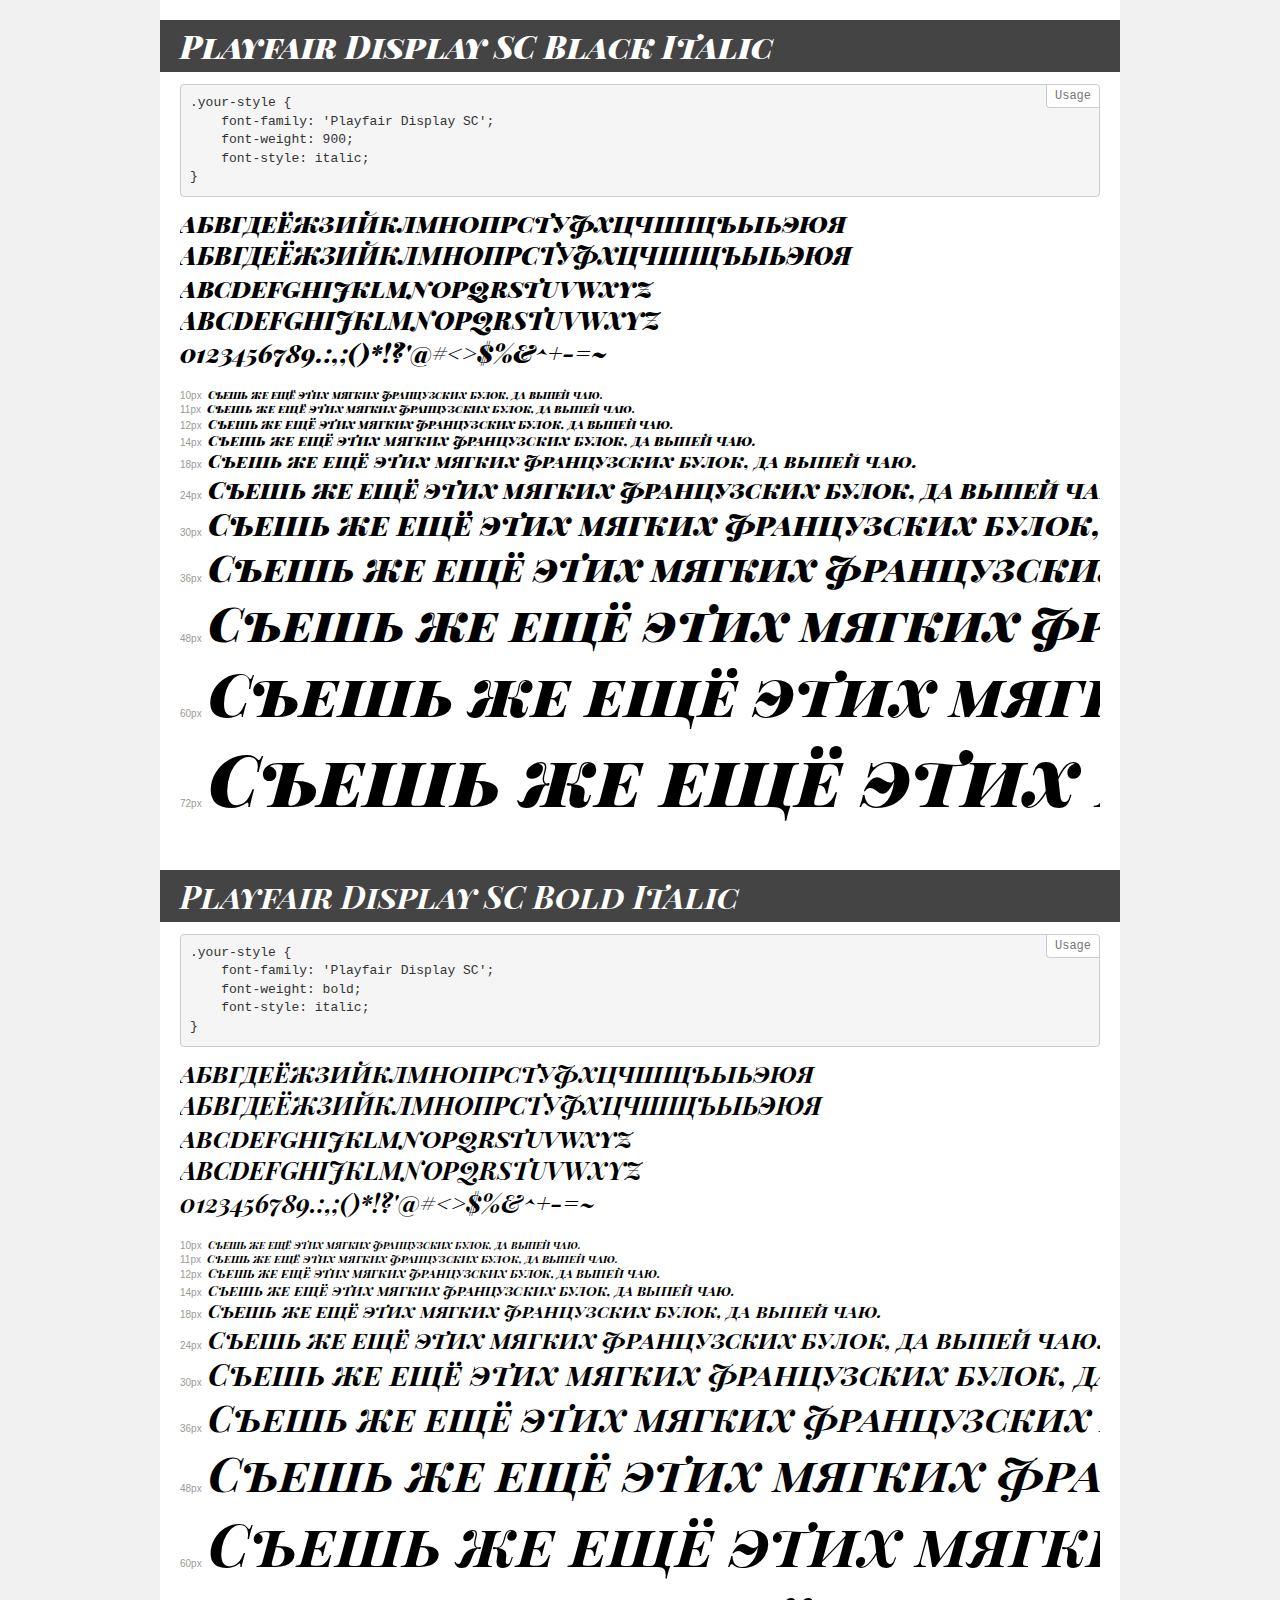
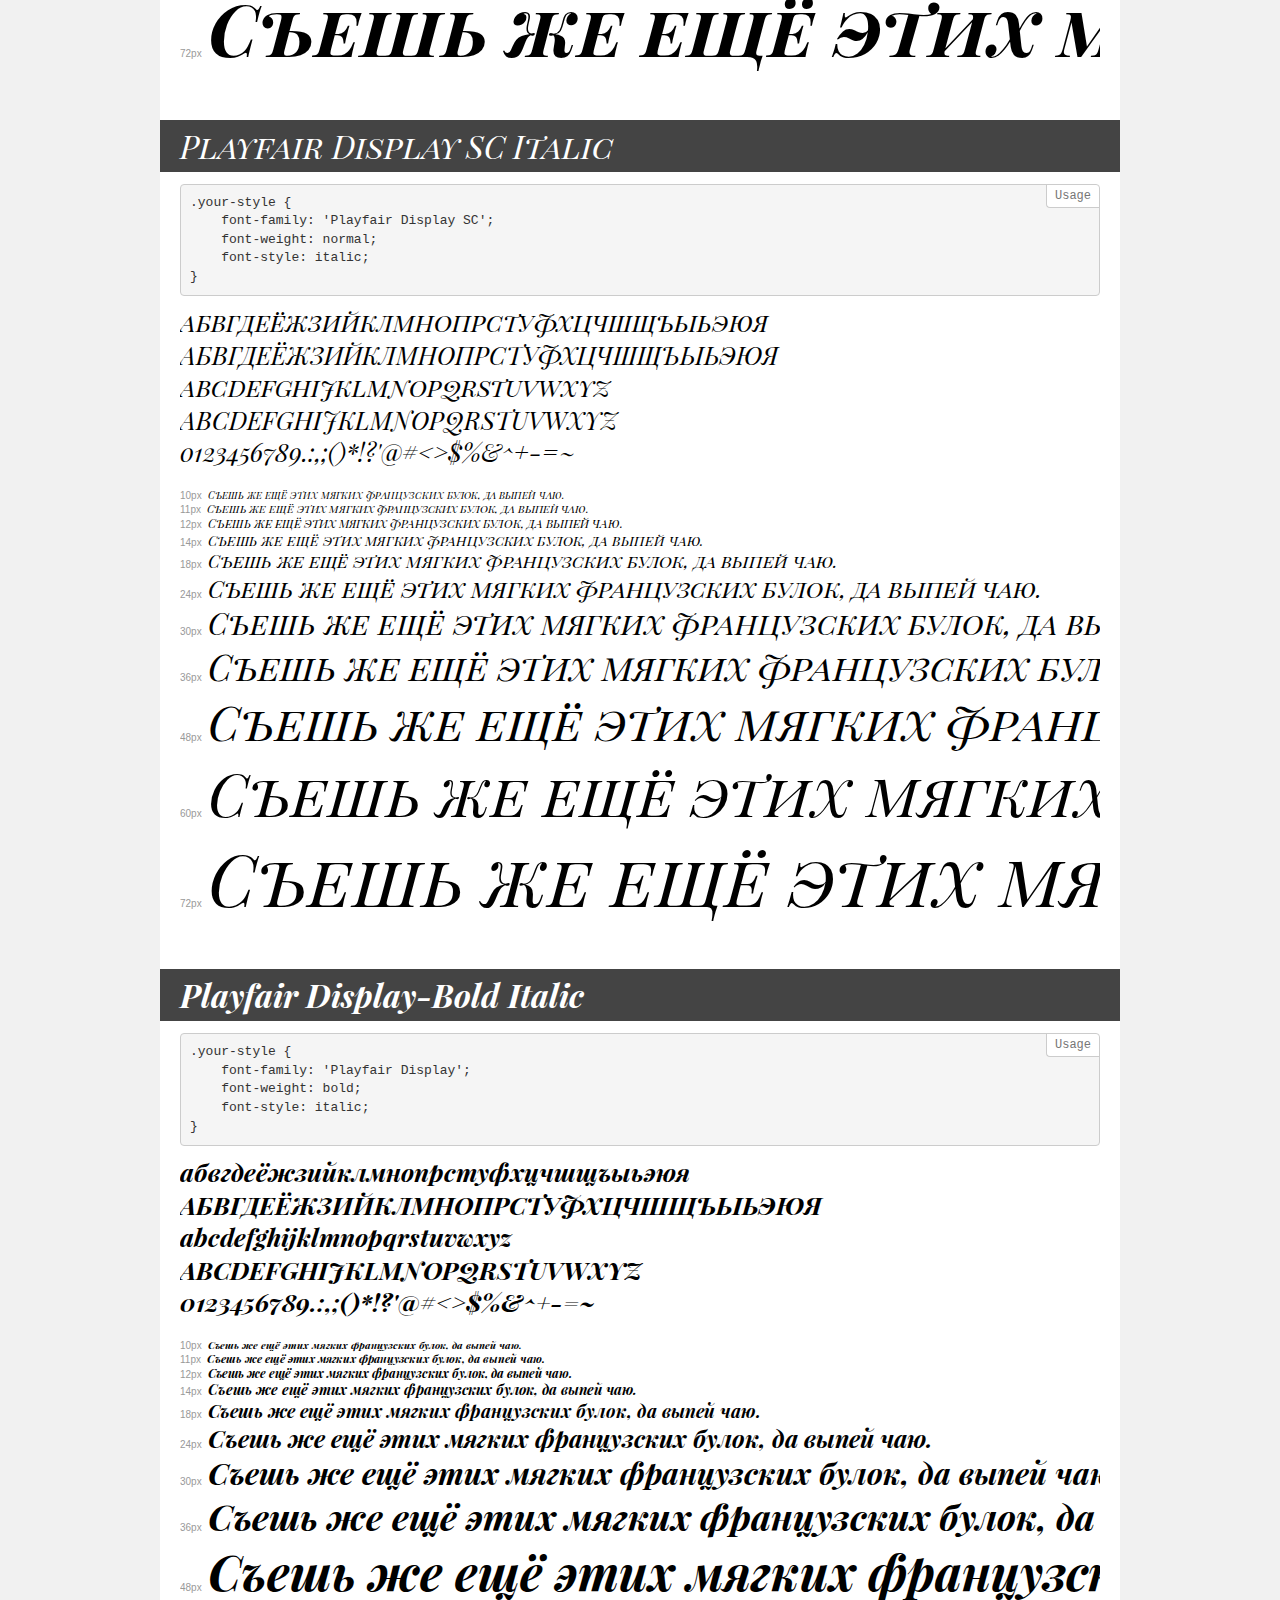
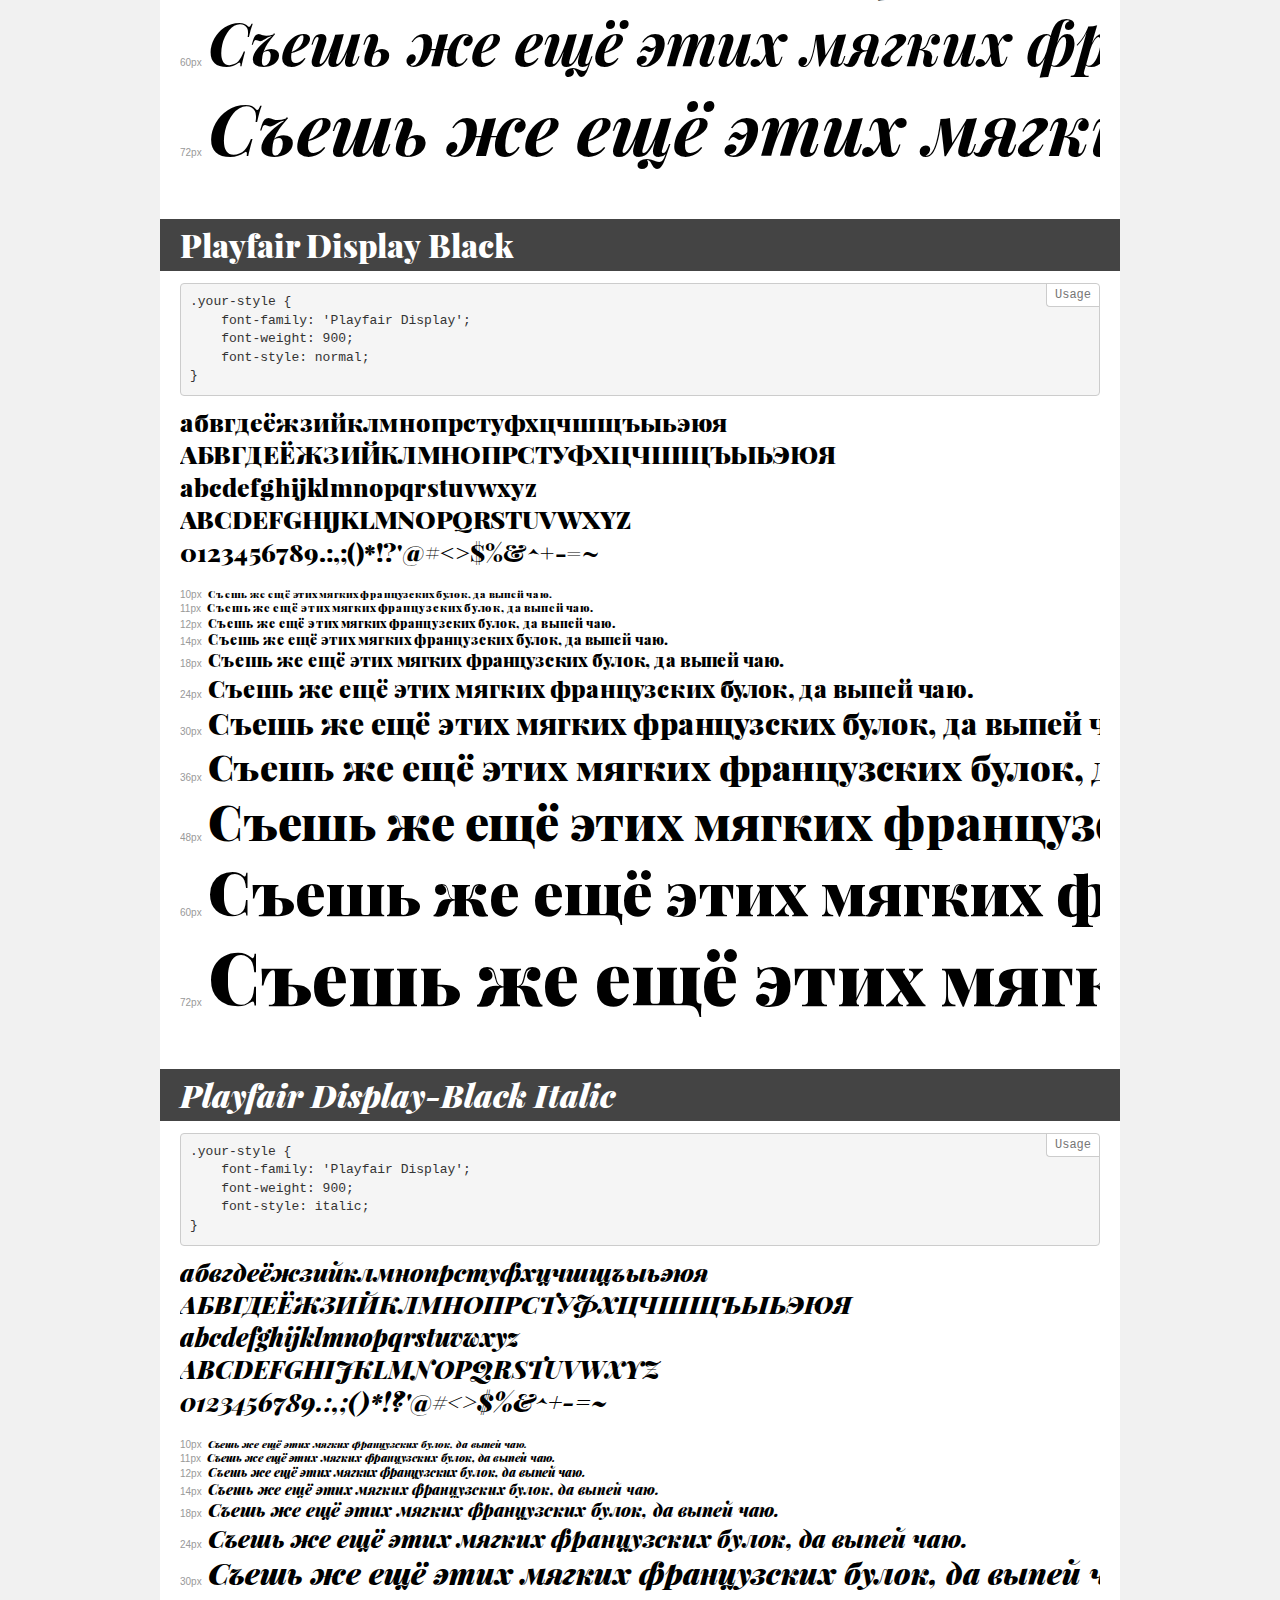
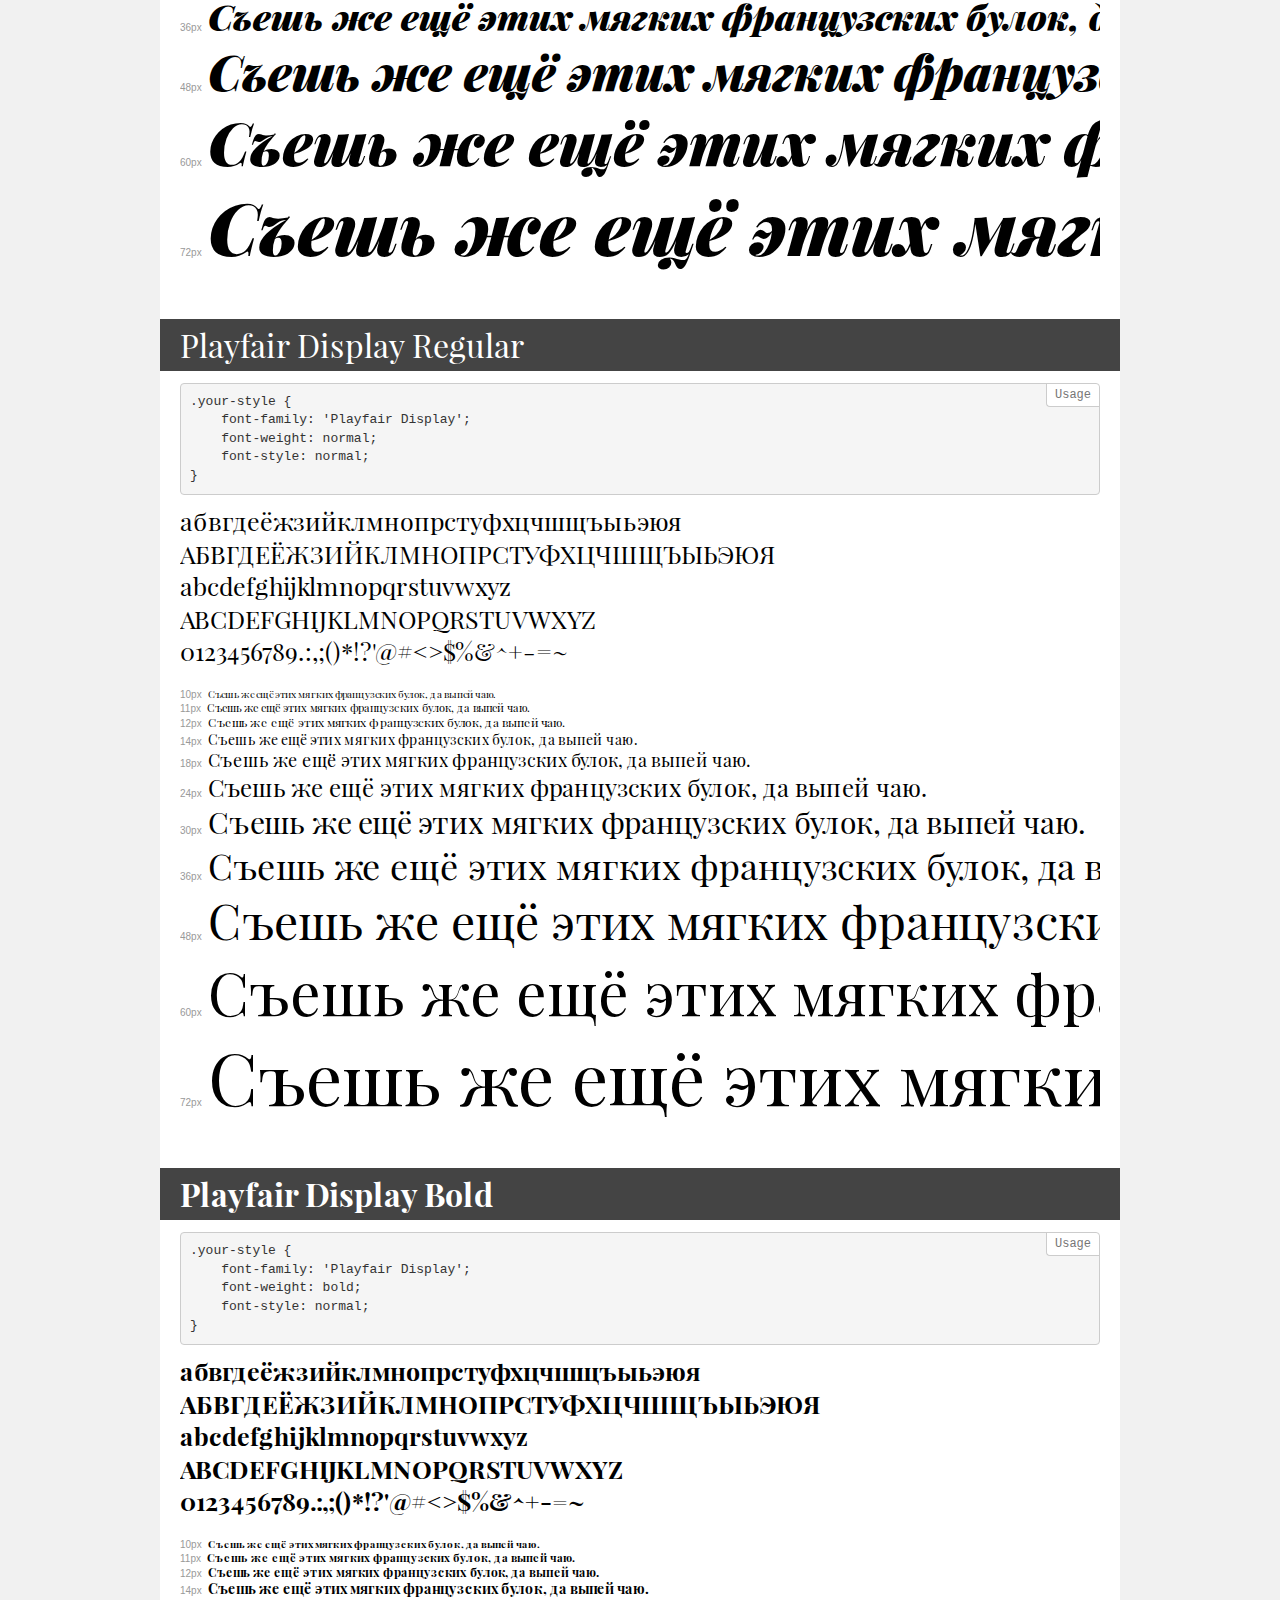
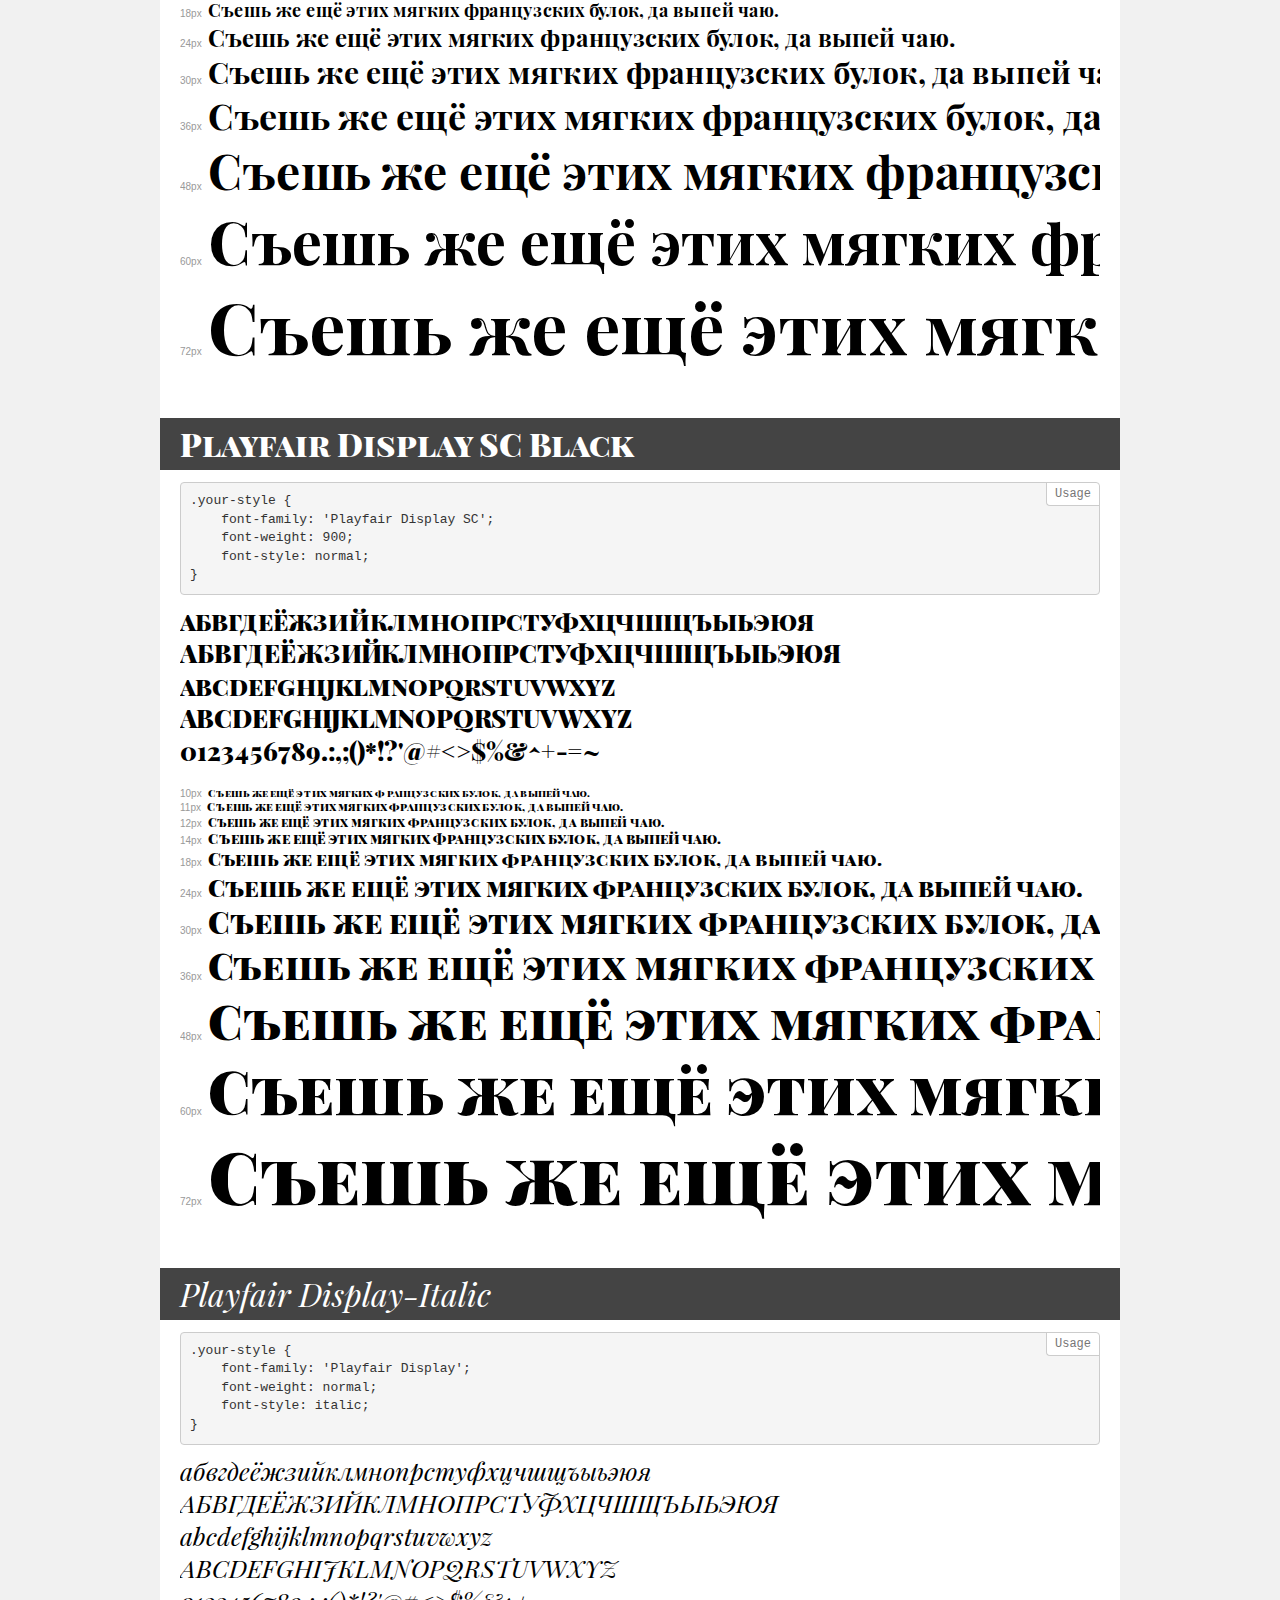
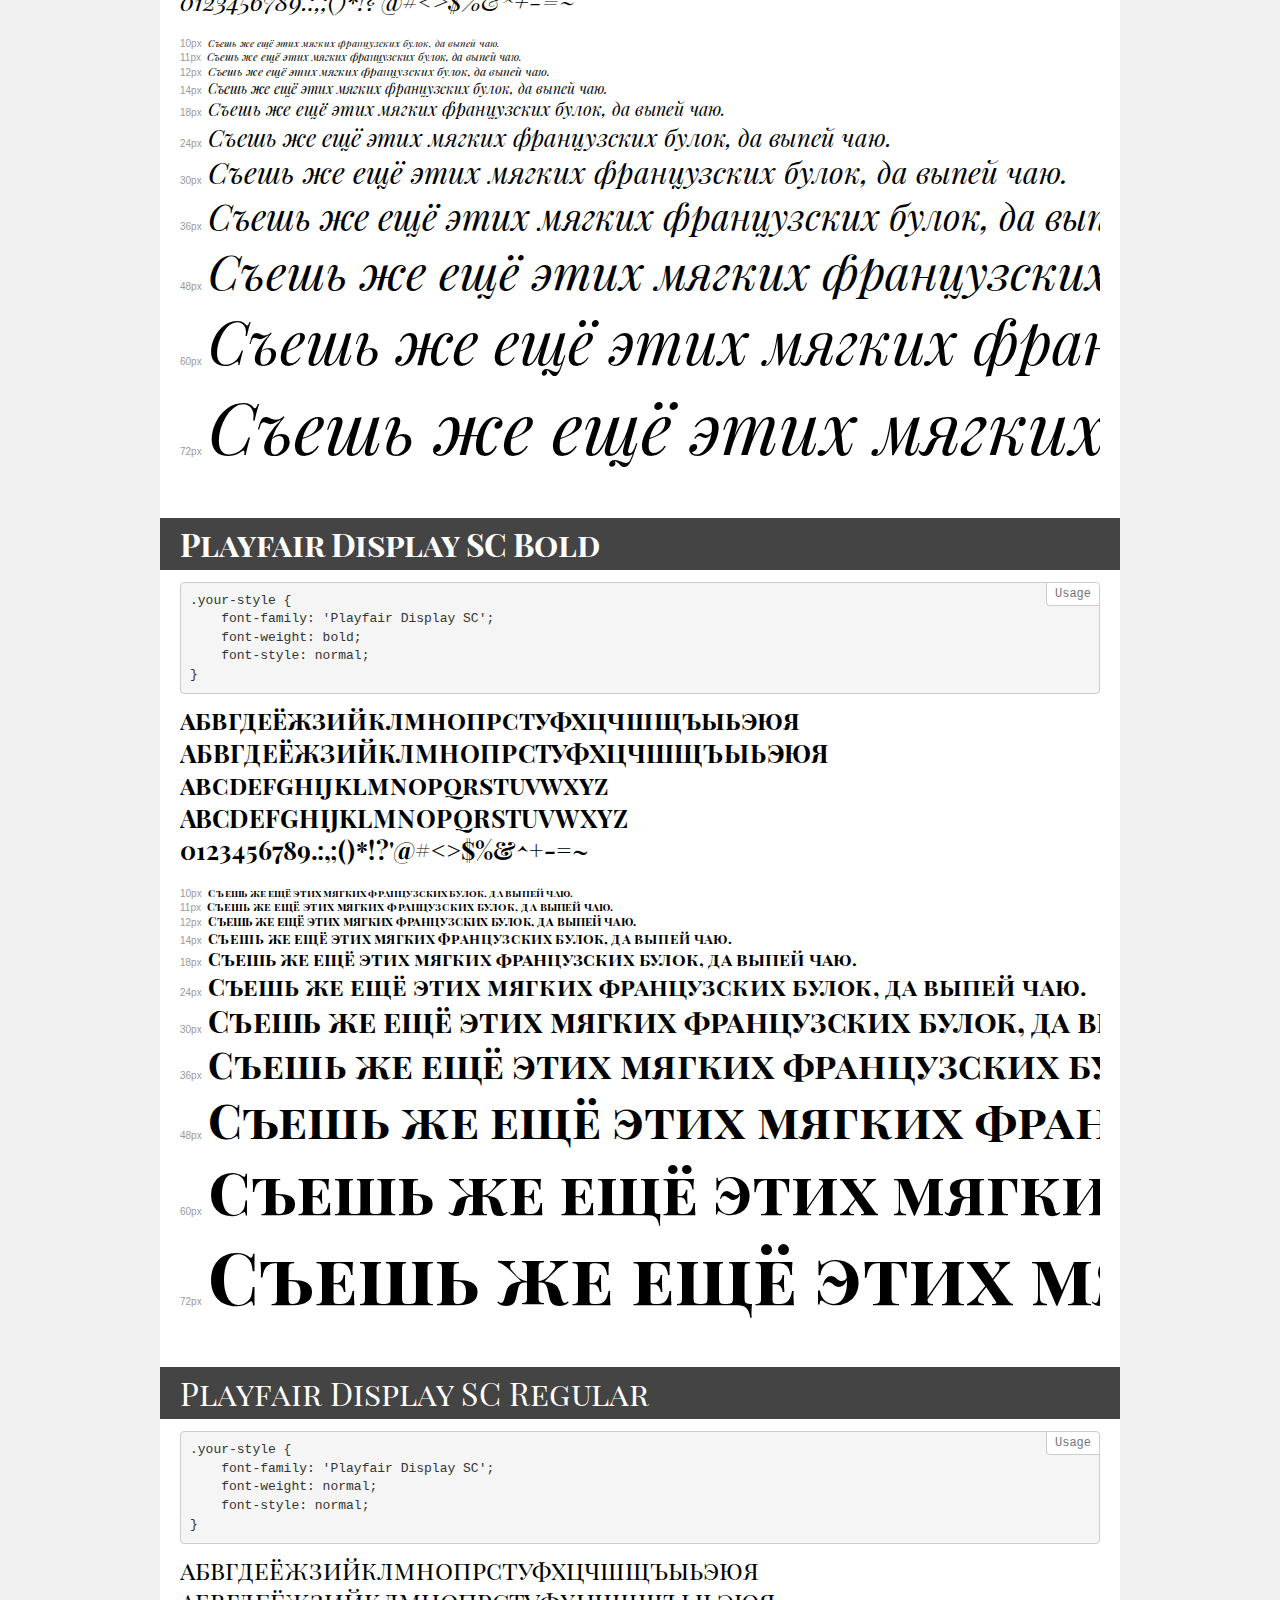
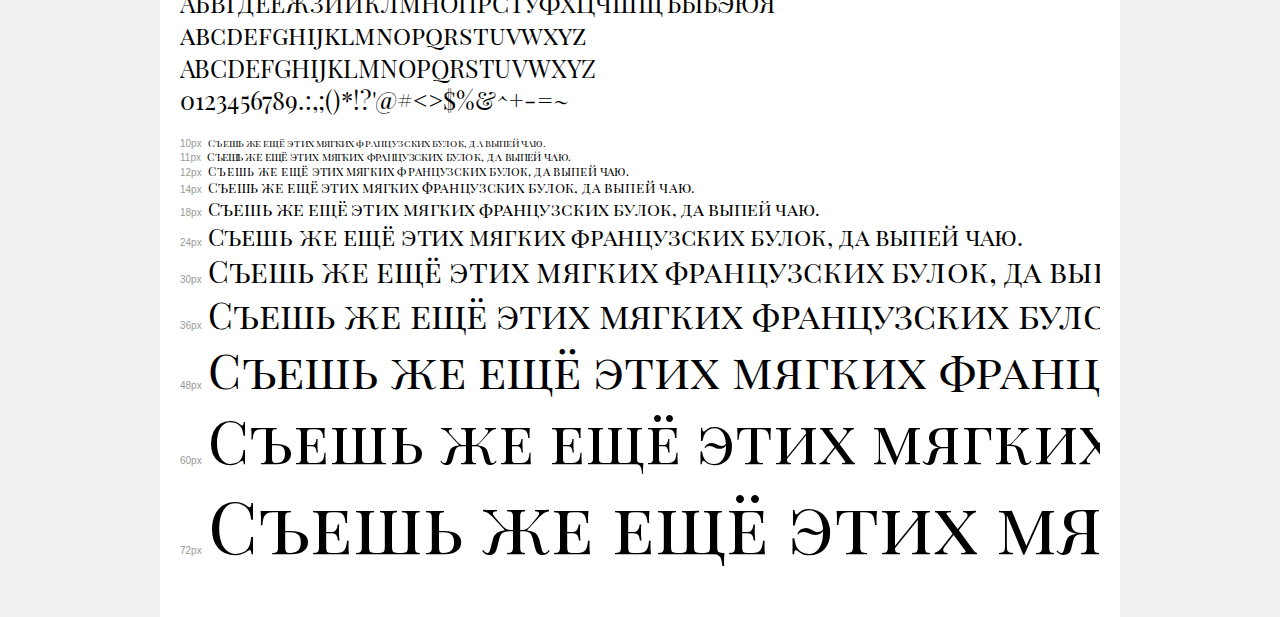
<file: task-7-text1/fonts/PlayfairDisplay/demo.html>
<!DOCTYPE html>
<html>
<head>
	<meta charset="utf-8">
	<meta http-equiv="X-UA-Compatible" content="IE=edge">
	<meta name="viewport" content="width=device-width, initial-scale=1">
	<meta name="robots" content="noindex, noarchive">
	<title>Transfonter demo</title>
	<link href="stylesheet.css" rel="stylesheet">
	<style>
		/*
		http://meyerweb.com/eric/tools/css/reset/
		v2.0 | 20110126
		License: none (public domain)
		*/
		html, body, div, span, applet, object, iframe,
		h1, h2, h3, h4, h5, h6, p, blockquote, pre,
		a, abbr, acronym, address, big, cite, code,
		del, dfn, em, img, ins, kbd, q, s, samp,
		small, strike, strong, sub, sup, tt, var,
		b, u, i, center,
		dl, dt, dd, ol, ul, li,
		fieldset, form, label, legend,
		table, caption, tbody, tfoot, thead, tr, th, td,
		article, aside, canvas, details, embed,
		figure, figcaption, footer, header, hgroup,
		menu, nav, output, ruby, section, summary,
		time, mark, audio, video {
			margin: 0;
			padding: 0;
			border: 0;
			font-size: 100%;
			font: inherit;
			vertical-align: baseline;
		}
		/* HTML5 display-role reset for older browsers */
		article, aside, details, figcaption, figure,
		footer, header, hgroup, menu, nav, section {
			display: block;
		}
		body {
			line-height: 1;
		}
		ol, ul {
			list-style: none;
		}
		blockquote, q {
			quotes: none;
		}
		blockquote:before, blockquote:after,
		q:before, q:after {
			content: '';
			content: none;
		}
		table {
			border-collapse: collapse;
			border-spacing: 0;
		}
		/* common styles */
		body {
			background: #f1f1f1;
			color: #000;
		}
		.page {
			background: #fff;
			width: 920px;
			margin: 0 auto;
			padding: 20px 20px 0 20px;
			overflow: hidden;
		}
		.font-container {
			overflow-x: auto;
			overflow-y: hidden;
			margin-bottom: 40px;
			line-height: 1.3;
			white-space: nowrap;
			padding-bottom: 5px;
		}
		h1 {
			position: relative;
			background: #444;
			font-size: 32px;
			color: #fff;
			padding: 10px 20px;
			margin: 0 -20px 12px -20px;
		}
		.letters {
			font-size: 25px;
			margin-bottom: 20px;
		}
		.s10:before {
			content: '10px';
		}
		.s11:before {
			content: '11px';
		}
		.s12:before {
			content: '12px';
		}
		.s14:before {
			content: '14px';
		}
		.s18:before {
			content: '18px';
		}
		.s24:before {
			content: '24px';
		}
		.s30:before {
			content: '30px';
		}
		.s36:before {
			content: '36px';
		}
		.s48:before {
			content: '48px';
		}
		.s60:before {
			content: '60px';
		}
		.s72:before {
			content: '72px';
		}
		.s10:before, .s11:before, .s12:before, .s14:before,
		.s18:before, .s24:before, .s30:before, .s36:before,
		.s48:before, .s60:before, .s72:before {
			font-family: Arial, sans-serif;
			font-size: 10px;
			font-weight: normal;
			font-style: normal;
			color: #999;
			padding-right: 6px;
		}
		pre {
			display: block;
			position: relative;
			padding: 9px;
			margin: 0 0 10px;
			font-family: Monaco, Menlo, Consolas, "Courier New", monospace !important;
			font-size: 13px;
			line-height: 1.428571429;
			color: #333;
			font-weight: normal !important;
			font-style: normal !important;
			background-color: #f5f5f5;
			border: 1px solid #ccc;
			overflow-x: auto;
			border-radius: 4px;
		}
		pre:after {
			display: block;
			position: absolute;
			right: 0;
			top: 0;
			content: 'Usage';
			line-height: 1;
			padding: 5px 8px;
			font-size: 12px;
			color: #767676;
			background-color: #fff;
			border: 1px solid #ccc;
			border-right: none;
			border-top: none;
			border-radius: 0 4px 0 4px;
			z-index: 10;
		}
		/* responsive */
		@media (max-width: 959px) {
			.page {
				width: auto;
				margin: 0;
			}
		}
	</style>
</head>
<body>
<div class="page">
	<div class="demo" style="font-family: 'Playfair Display SC'; font-weight: 900; font-style: italic;">
		<h1>Playfair Display SC Black Italic</h1>
		<pre>.your-style {
    font-family: 'Playfair Display SC';
    font-weight: 900;
    font-style: italic;
}</pre>
		<div class="font-container">
			<p class="letters">
				абвгдеёжзийклмнопрстуфхцчшщъыьэюя <br />
				АБВГДЕЁЖЗИЙКЛМНОПРСТУФХЦЧШЩЪЫЬЭЮЯ <br />
				abcdefghijklmnopqrstuvwxyz <br />
				ABCDEFGHIJKLMNOPQRSTUVWXYZ <br />				0123456789.:,;()*!?'@#<>$%&^+-=~
			</p>
			<p class="s10" style="font-size: 10px;">Съешь же ещё этих мягких французских булок, да выпей чаю.</p>
			<p class="s11" style="font-size: 11px;">Съешь же ещё этих мягких французских булок, да выпей чаю.</p>
			<p class="s12" style="font-size: 12px;">Съешь же ещё этих мягких французских булок, да выпей чаю.</p>
			<p class="s14" style="font-size: 14px;">Съешь же ещё этих мягких французских булок, да выпей чаю.</p>
			<p class="s18" style="font-size: 18px;">Съешь же ещё этих мягких французских булок, да выпей чаю.</p>
			<p class="s24" style="font-size: 24px;">Съешь же ещё этих мягких французских булок, да выпей чаю.</p>
			<p class="s30" style="font-size: 30px;">Съешь же ещё этих мягких французских булок, да выпей чаю.</p>
			<p class="s36" style="font-size: 36px;">Съешь же ещё этих мягких французских булок, да выпей чаю.</p>
			<p class="s48" style="font-size: 48px;">Съешь же ещё этих мягких французских булок, да выпей чаю.</p>
			<p class="s60" style="font-size: 60px;">Съешь же ещё этих мягких французских булок, да выпей чаю.</p>
			<p class="s72" style="font-size: 72px;">Съешь же ещё этих мягких французских булок, да выпей чаю.</p>
		</div>
	</div>
	<div class="demo" style="font-family: 'Playfair Display SC'; font-weight: bold; font-style: italic;">
		<h1>Playfair Display SC Bold Italic</h1>
		<pre>.your-style {
    font-family: 'Playfair Display SC';
    font-weight: bold;
    font-style: italic;
}</pre>
		<div class="font-container">
			<p class="letters">
				абвгдеёжзийклмнопрстуфхцчшщъыьэюя <br />
				АБВГДЕЁЖЗИЙКЛМНОПРСТУФХЦЧШЩЪЫЬЭЮЯ <br />
				abcdefghijklmnopqrstuvwxyz <br />
				ABCDEFGHIJKLMNOPQRSTUVWXYZ <br />				0123456789.:,;()*!?'@#<>$%&^+-=~
			</p>
			<p class="s10" style="font-size: 10px;">Съешь же ещё этих мягких французских булок, да выпей чаю.</p>
			<p class="s11" style="font-size: 11px;">Съешь же ещё этих мягких французских булок, да выпей чаю.</p>
			<p class="s12" style="font-size: 12px;">Съешь же ещё этих мягких французских булок, да выпей чаю.</p>
			<p class="s14" style="font-size: 14px;">Съешь же ещё этих мягких французских булок, да выпей чаю.</p>
			<p class="s18" style="font-size: 18px;">Съешь же ещё этих мягких французских булок, да выпей чаю.</p>
			<p class="s24" style="font-size: 24px;">Съешь же ещё этих мягких французских булок, да выпей чаю.</p>
			<p class="s30" style="font-size: 30px;">Съешь же ещё этих мягких французских булок, да выпей чаю.</p>
			<p class="s36" style="font-size: 36px;">Съешь же ещё этих мягких французских булок, да выпей чаю.</p>
			<p class="s48" style="font-size: 48px;">Съешь же ещё этих мягких французских булок, да выпей чаю.</p>
			<p class="s60" style="font-size: 60px;">Съешь же ещё этих мягких французских булок, да выпей чаю.</p>
			<p class="s72" style="font-size: 72px;">Съешь же ещё этих мягких французских булок, да выпей чаю.</p>
		</div>
	</div>
	<div class="demo" style="font-family: 'Playfair Display SC'; font-weight: normal; font-style: italic;">
		<h1>Playfair Display SC Italic</h1>
		<pre>.your-style {
    font-family: 'Playfair Display SC';
    font-weight: normal;
    font-style: italic;
}</pre>
		<div class="font-container">
			<p class="letters">
				абвгдеёжзийклмнопрстуфхцчшщъыьэюя <br />
				АБВГДЕЁЖЗИЙКЛМНОПРСТУФХЦЧШЩЪЫЬЭЮЯ <br />
				abcdefghijklmnopqrstuvwxyz <br />
				ABCDEFGHIJKLMNOPQRSTUVWXYZ <br />				0123456789.:,;()*!?'@#<>$%&^+-=~
			</p>
			<p class="s10" style="font-size: 10px;">Съешь же ещё этих мягких французских булок, да выпей чаю.</p>
			<p class="s11" style="font-size: 11px;">Съешь же ещё этих мягких французских булок, да выпей чаю.</p>
			<p class="s12" style="font-size: 12px;">Съешь же ещё этих мягких французских булок, да выпей чаю.</p>
			<p class="s14" style="font-size: 14px;">Съешь же ещё этих мягких французских булок, да выпей чаю.</p>
			<p class="s18" style="font-size: 18px;">Съешь же ещё этих мягких французских булок, да выпей чаю.</p>
			<p class="s24" style="font-size: 24px;">Съешь же ещё этих мягких французских булок, да выпей чаю.</p>
			<p class="s30" style="font-size: 30px;">Съешь же ещё этих мягких французских булок, да выпей чаю.</p>
			<p class="s36" style="font-size: 36px;">Съешь же ещё этих мягких французских булок, да выпей чаю.</p>
			<p class="s48" style="font-size: 48px;">Съешь же ещё этих мягких французских булок, да выпей чаю.</p>
			<p class="s60" style="font-size: 60px;">Съешь же ещё этих мягких французских булок, да выпей чаю.</p>
			<p class="s72" style="font-size: 72px;">Съешь же ещё этих мягких французских булок, да выпей чаю.</p>
		</div>
	</div>
	<div class="demo" style="font-family: 'Playfair Display'; font-weight: bold; font-style: italic;">
		<h1>Playfair Display-Bold Italic</h1>
		<pre>.your-style {
    font-family: 'Playfair Display';
    font-weight: bold;
    font-style: italic;
}</pre>
		<div class="font-container">
			<p class="letters">
				абвгдеёжзийклмнопрстуфхцчшщъыьэюя <br />
				АБВГДЕЁЖЗИЙКЛМНОПРСТУФХЦЧШЩЪЫЬЭЮЯ <br />
				abcdefghijklmnopqrstuvwxyz <br />
				ABCDEFGHIJKLMNOPQRSTUVWXYZ <br />				0123456789.:,;()*!?'@#<>$%&^+-=~
			</p>
			<p class="s10" style="font-size: 10px;">Съешь же ещё этих мягких французских булок, да выпей чаю.</p>
			<p class="s11" style="font-size: 11px;">Съешь же ещё этих мягких французских булок, да выпей чаю.</p>
			<p class="s12" style="font-size: 12px;">Съешь же ещё этих мягких французских булок, да выпей чаю.</p>
			<p class="s14" style="font-size: 14px;">Съешь же ещё этих мягких французских булок, да выпей чаю.</p>
			<p class="s18" style="font-size: 18px;">Съешь же ещё этих мягких французских булок, да выпей чаю.</p>
			<p class="s24" style="font-size: 24px;">Съешь же ещё этих мягких французских булок, да выпей чаю.</p>
			<p class="s30" style="font-size: 30px;">Съешь же ещё этих мягких французских булок, да выпей чаю.</p>
			<p class="s36" style="font-size: 36px;">Съешь же ещё этих мягких французских булок, да выпей чаю.</p>
			<p class="s48" style="font-size: 48px;">Съешь же ещё этих мягких французских булок, да выпей чаю.</p>
			<p class="s60" style="font-size: 60px;">Съешь же ещё этих мягких французских булок, да выпей чаю.</p>
			<p class="s72" style="font-size: 72px;">Съешь же ещё этих мягких французских булок, да выпей чаю.</p>
		</div>
	</div>
	<div class="demo" style="font-family: 'Playfair Display'; font-weight: 900; font-style: normal;">
		<h1>Playfair Display Black</h1>
		<pre>.your-style {
    font-family: 'Playfair Display';
    font-weight: 900;
    font-style: normal;
}</pre>
		<div class="font-container">
			<p class="letters">
				абвгдеёжзийклмнопрстуфхцчшщъыьэюя <br />
				АБВГДЕЁЖЗИЙКЛМНОПРСТУФХЦЧШЩЪЫЬЭЮЯ <br />
				abcdefghijklmnopqrstuvwxyz <br />
				ABCDEFGHIJKLMNOPQRSTUVWXYZ <br />				0123456789.:,;()*!?'@#<>$%&^+-=~
			</p>
			<p class="s10" style="font-size: 10px;">Съешь же ещё этих мягких французских булок, да выпей чаю.</p>
			<p class="s11" style="font-size: 11px;">Съешь же ещё этих мягких французских булок, да выпей чаю.</p>
			<p class="s12" style="font-size: 12px;">Съешь же ещё этих мягких французских булок, да выпей чаю.</p>
			<p class="s14" style="font-size: 14px;">Съешь же ещё этих мягких французских булок, да выпей чаю.</p>
			<p class="s18" style="font-size: 18px;">Съешь же ещё этих мягких французских булок, да выпей чаю.</p>
			<p class="s24" style="font-size: 24px;">Съешь же ещё этих мягких французских булок, да выпей чаю.</p>
			<p class="s30" style="font-size: 30px;">Съешь же ещё этих мягких французских булок, да выпей чаю.</p>
			<p class="s36" style="font-size: 36px;">Съешь же ещё этих мягких французских булок, да выпей чаю.</p>
			<p class="s48" style="font-size: 48px;">Съешь же ещё этих мягких французских булок, да выпей чаю.</p>
			<p class="s60" style="font-size: 60px;">Съешь же ещё этих мягких французских булок, да выпей чаю.</p>
			<p class="s72" style="font-size: 72px;">Съешь же ещё этих мягких французских булок, да выпей чаю.</p>
		</div>
	</div>
	<div class="demo" style="font-family: 'Playfair Display'; font-weight: 900; font-style: italic;">
		<h1>Playfair Display-Black Italic</h1>
		<pre>.your-style {
    font-family: 'Playfair Display';
    font-weight: 900;
    font-style: italic;
}</pre>
		<div class="font-container">
			<p class="letters">
				абвгдеёжзийклмнопрстуфхцчшщъыьэюя <br />
				АБВГДЕЁЖЗИЙКЛМНОПРСТУФХЦЧШЩЪЫЬЭЮЯ <br />
				abcdefghijklmnopqrstuvwxyz <br />
				ABCDEFGHIJKLMNOPQRSTUVWXYZ <br />				0123456789.:,;()*!?'@#<>$%&^+-=~
			</p>
			<p class="s10" style="font-size: 10px;">Съешь же ещё этих мягких французских булок, да выпей чаю.</p>
			<p class="s11" style="font-size: 11px;">Съешь же ещё этих мягких французских булок, да выпей чаю.</p>
			<p class="s12" style="font-size: 12px;">Съешь же ещё этих мягких французских булок, да выпей чаю.</p>
			<p class="s14" style="font-size: 14px;">Съешь же ещё этих мягких французских булок, да выпей чаю.</p>
			<p class="s18" style="font-size: 18px;">Съешь же ещё этих мягких французских булок, да выпей чаю.</p>
			<p class="s24" style="font-size: 24px;">Съешь же ещё этих мягких французских булок, да выпей чаю.</p>
			<p class="s30" style="font-size: 30px;">Съешь же ещё этих мягких французских булок, да выпей чаю.</p>
			<p class="s36" style="font-size: 36px;">Съешь же ещё этих мягких французских булок, да выпей чаю.</p>
			<p class="s48" style="font-size: 48px;">Съешь же ещё этих мягких французских булок, да выпей чаю.</p>
			<p class="s60" style="font-size: 60px;">Съешь же ещё этих мягких французских булок, да выпей чаю.</p>
			<p class="s72" style="font-size: 72px;">Съешь же ещё этих мягких французских булок, да выпей чаю.</p>
		</div>
	</div>
	<div class="demo" style="font-family: 'Playfair Display'; font-weight: normal; font-style: normal;">
		<h1>Playfair Display Regular</h1>
		<pre>.your-style {
    font-family: 'Playfair Display';
    font-weight: normal;
    font-style: normal;
}</pre>
		<div class="font-container">
			<p class="letters">
				абвгдеёжзийклмнопрстуфхцчшщъыьэюя <br />
				АБВГДЕЁЖЗИЙКЛМНОПРСТУФХЦЧШЩЪЫЬЭЮЯ <br />
				abcdefghijklmnopqrstuvwxyz <br />
				ABCDEFGHIJKLMNOPQRSTUVWXYZ <br />				0123456789.:,;()*!?'@#<>$%&^+-=~
			</p>
			<p class="s10" style="font-size: 10px;">Съешь же ещё этих мягких французских булок, да выпей чаю.</p>
			<p class="s11" style="font-size: 11px;">Съешь же ещё этих мягких французских булок, да выпей чаю.</p>
			<p class="s12" style="font-size: 12px;">Съешь же ещё этих мягких французских булок, да выпей чаю.</p>
			<p class="s14" style="font-size: 14px;">Съешь же ещё этих мягких французских булок, да выпей чаю.</p>
			<p class="s18" style="font-size: 18px;">Съешь же ещё этих мягких французских булок, да выпей чаю.</p>
			<p class="s24" style="font-size: 24px;">Съешь же ещё этих мягких французских булок, да выпей чаю.</p>
			<p class="s30" style="font-size: 30px;">Съешь же ещё этих мягких французских булок, да выпей чаю.</p>
			<p class="s36" style="font-size: 36px;">Съешь же ещё этих мягких французских булок, да выпей чаю.</p>
			<p class="s48" style="font-size: 48px;">Съешь же ещё этих мягких французских булок, да выпей чаю.</p>
			<p class="s60" style="font-size: 60px;">Съешь же ещё этих мягких французских булок, да выпей чаю.</p>
			<p class="s72" style="font-size: 72px;">Съешь же ещё этих мягких французских булок, да выпей чаю.</p>
		</div>
	</div>
	<div class="demo" style="font-family: 'Playfair Display'; font-weight: bold; font-style: normal;">
		<h1>Playfair Display Bold</h1>
		<pre>.your-style {
    font-family: 'Playfair Display';
    font-weight: bold;
    font-style: normal;
}</pre>
		<div class="font-container">
			<p class="letters">
				абвгдеёжзийклмнопрстуфхцчшщъыьэюя <br />
				АБВГДЕЁЖЗИЙКЛМНОПРСТУФХЦЧШЩЪЫЬЭЮЯ <br />
				abcdefghijklmnopqrstuvwxyz <br />
				ABCDEFGHIJKLMNOPQRSTUVWXYZ <br />				0123456789.:,;()*!?'@#<>$%&^+-=~
			</p>
			<p class="s10" style="font-size: 10px;">Съешь же ещё этих мягких французских булок, да выпей чаю.</p>
			<p class="s11" style="font-size: 11px;">Съешь же ещё этих мягких французских булок, да выпей чаю.</p>
			<p class="s12" style="font-size: 12px;">Съешь же ещё этих мягких французских булок, да выпей чаю.</p>
			<p class="s14" style="font-size: 14px;">Съешь же ещё этих мягких французских булок, да выпей чаю.</p>
			<p class="s18" style="font-size: 18px;">Съешь же ещё этих мягких французских булок, да выпей чаю.</p>
			<p class="s24" style="font-size: 24px;">Съешь же ещё этих мягких французских булок, да выпей чаю.</p>
			<p class="s30" style="font-size: 30px;">Съешь же ещё этих мягких французских булок, да выпей чаю.</p>
			<p class="s36" style="font-size: 36px;">Съешь же ещё этих мягких французских булок, да выпей чаю.</p>
			<p class="s48" style="font-size: 48px;">Съешь же ещё этих мягких французских булок, да выпей чаю.</p>
			<p class="s60" style="font-size: 60px;">Съешь же ещё этих мягких французских булок, да выпей чаю.</p>
			<p class="s72" style="font-size: 72px;">Съешь же ещё этих мягких французских булок, да выпей чаю.</p>
		</div>
	</div>
	<div class="demo" style="font-family: 'Playfair Display SC'; font-weight: 900; font-style: normal;">
		<h1>Playfair Display SC Black</h1>
		<pre>.your-style {
    font-family: 'Playfair Display SC';
    font-weight: 900;
    font-style: normal;
}</pre>
		<div class="font-container">
			<p class="letters">
				абвгдеёжзийклмнопрстуфхцчшщъыьэюя <br />
				АБВГДЕЁЖЗИЙКЛМНОПРСТУФХЦЧШЩЪЫЬЭЮЯ <br />
				abcdefghijklmnopqrstuvwxyz <br />
				ABCDEFGHIJKLMNOPQRSTUVWXYZ <br />				0123456789.:,;()*!?'@#<>$%&^+-=~
			</p>
			<p class="s10" style="font-size: 10px;">Съешь же ещё этих мягких французских булок, да выпей чаю.</p>
			<p class="s11" style="font-size: 11px;">Съешь же ещё этих мягких французских булок, да выпей чаю.</p>
			<p class="s12" style="font-size: 12px;">Съешь же ещё этих мягких французских булок, да выпей чаю.</p>
			<p class="s14" style="font-size: 14px;">Съешь же ещё этих мягких французских булок, да выпей чаю.</p>
			<p class="s18" style="font-size: 18px;">Съешь же ещё этих мягких французских булок, да выпей чаю.</p>
			<p class="s24" style="font-size: 24px;">Съешь же ещё этих мягких французских булок, да выпей чаю.</p>
			<p class="s30" style="font-size: 30px;">Съешь же ещё этих мягких французских булок, да выпей чаю.</p>
			<p class="s36" style="font-size: 36px;">Съешь же ещё этих мягких французских булок, да выпей чаю.</p>
			<p class="s48" style="font-size: 48px;">Съешь же ещё этих мягких французских булок, да выпей чаю.</p>
			<p class="s60" style="font-size: 60px;">Съешь же ещё этих мягких французских булок, да выпей чаю.</p>
			<p class="s72" style="font-size: 72px;">Съешь же ещё этих мягких французских булок, да выпей чаю.</p>
		</div>
	</div>
	<div class="demo" style="font-family: 'Playfair Display'; font-weight: normal; font-style: italic;">
		<h1>Playfair Display-Italic</h1>
		<pre>.your-style {
    font-family: 'Playfair Display';
    font-weight: normal;
    font-style: italic;
}</pre>
		<div class="font-container">
			<p class="letters">
				абвгдеёжзийклмнопрстуфхцчшщъыьэюя <br />
				АБВГДЕЁЖЗИЙКЛМНОПРСТУФХЦЧШЩЪЫЬЭЮЯ <br />
				abcdefghijklmnopqrstuvwxyz <br />
				ABCDEFGHIJKLMNOPQRSTUVWXYZ <br />				0123456789.:,;()*!?'@#<>$%&^+-=~
			</p>
			<p class="s10" style="font-size: 10px;">Съешь же ещё этих мягких французских булок, да выпей чаю.</p>
			<p class="s11" style="font-size: 11px;">Съешь же ещё этих мягких французских булок, да выпей чаю.</p>
			<p class="s12" style="font-size: 12px;">Съешь же ещё этих мягких французских булок, да выпей чаю.</p>
			<p class="s14" style="font-size: 14px;">Съешь же ещё этих мягких французских булок, да выпей чаю.</p>
			<p class="s18" style="font-size: 18px;">Съешь же ещё этих мягких французских булок, да выпей чаю.</p>
			<p class="s24" style="font-size: 24px;">Съешь же ещё этих мягких французских булок, да выпей чаю.</p>
			<p class="s30" style="font-size: 30px;">Съешь же ещё этих мягких французских булок, да выпей чаю.</p>
			<p class="s36" style="font-size: 36px;">Съешь же ещё этих мягких французских булок, да выпей чаю.</p>
			<p class="s48" style="font-size: 48px;">Съешь же ещё этих мягких французских булок, да выпей чаю.</p>
			<p class="s60" style="font-size: 60px;">Съешь же ещё этих мягких французских булок, да выпей чаю.</p>
			<p class="s72" style="font-size: 72px;">Съешь же ещё этих мягких французских булок, да выпей чаю.</p>
		</div>
	</div>
	<div class="demo" style="font-family: 'Playfair Display SC'; font-weight: bold; font-style: normal;">
		<h1>Playfair Display SC Bold</h1>
		<pre>.your-style {
    font-family: 'Playfair Display SC';
    font-weight: bold;
    font-style: normal;
}</pre>
		<div class="font-container">
			<p class="letters">
				абвгдеёжзийклмнопрстуфхцчшщъыьэюя <br />
				АБВГДЕЁЖЗИЙКЛМНОПРСТУФХЦЧШЩЪЫЬЭЮЯ <br />
				abcdefghijklmnopqrstuvwxyz <br />
				ABCDEFGHIJKLMNOPQRSTUVWXYZ <br />				0123456789.:,;()*!?'@#<>$%&^+-=~
			</p>
			<p class="s10" style="font-size: 10px;">Съешь же ещё этих мягких французских булок, да выпей чаю.</p>
			<p class="s11" style="font-size: 11px;">Съешь же ещё этих мягких французских булок, да выпей чаю.</p>
			<p class="s12" style="font-size: 12px;">Съешь же ещё этих мягких французских булок, да выпей чаю.</p>
			<p class="s14" style="font-size: 14px;">Съешь же ещё этих мягких французских булок, да выпей чаю.</p>
			<p class="s18" style="font-size: 18px;">Съешь же ещё этих мягких французских булок, да выпей чаю.</p>
			<p class="s24" style="font-size: 24px;">Съешь же ещё этих мягких французских булок, да выпей чаю.</p>
			<p class="s30" style="font-size: 30px;">Съешь же ещё этих мягких французских булок, да выпей чаю.</p>
			<p class="s36" style="font-size: 36px;">Съешь же ещё этих мягких французских булок, да выпей чаю.</p>
			<p class="s48" style="font-size: 48px;">Съешь же ещё этих мягких французских булок, да выпей чаю.</p>
			<p class="s60" style="font-size: 60px;">Съешь же ещё этих мягких французских булок, да выпей чаю.</p>
			<p class="s72" style="font-size: 72px;">Съешь же ещё этих мягких французских булок, да выпей чаю.</p>
		</div>
	</div>
	<div class="demo" style="font-family: 'Playfair Display SC'; font-weight: normal; font-style: normal;">
		<h1>Playfair Display SC Regular</h1>
		<pre>.your-style {
    font-family: 'Playfair Display SC';
    font-weight: normal;
    font-style: normal;
}</pre>
		<div class="font-container">
			<p class="letters">
				абвгдеёжзийклмнопрстуфхцчшщъыьэюя <br />
				АБВГДЕЁЖЗИЙКЛМНОПРСТУФХЦЧШЩЪЫЬЭЮЯ <br />
				abcdefghijklmnopqrstuvwxyz <br />
				ABCDEFGHIJKLMNOPQRSTUVWXYZ <br />				0123456789.:,;()*!?'@#<>$%&^+-=~
			</p>
			<p class="s10" style="font-size: 10px;">Съешь же ещё этих мягких французских булок, да выпей чаю.</p>
			<p class="s11" style="font-size: 11px;">Съешь же ещё этих мягких французских булок, да выпей чаю.</p>
			<p class="s12" style="font-size: 12px;">Съешь же ещё этих мягких французских булок, да выпей чаю.</p>
			<p class="s14" style="font-size: 14px;">Съешь же ещё этих мягких французских булок, да выпей чаю.</p>
			<p class="s18" style="font-size: 18px;">Съешь же ещё этих мягких французских булок, да выпей чаю.</p>
			<p class="s24" style="font-size: 24px;">Съешь же ещё этих мягких французских булок, да выпей чаю.</p>
			<p class="s30" style="font-size: 30px;">Съешь же ещё этих мягких французских булок, да выпей чаю.</p>
			<p class="s36" style="font-size: 36px;">Съешь же ещё этих мягких французских булок, да выпей чаю.</p>
			<p class="s48" style="font-size: 48px;">Съешь же ещё этих мягких французских булок, да выпей чаю.</p>
			<p class="s60" style="font-size: 60px;">Съешь же ещё этих мягких французских булок, да выпей чаю.</p>
			<p class="s72" style="font-size: 72px;">Съешь же ещё этих мягких французских булок, да выпей чаю.</p>
		</div>
	</div>
</div>
</body>
</html>
</file>
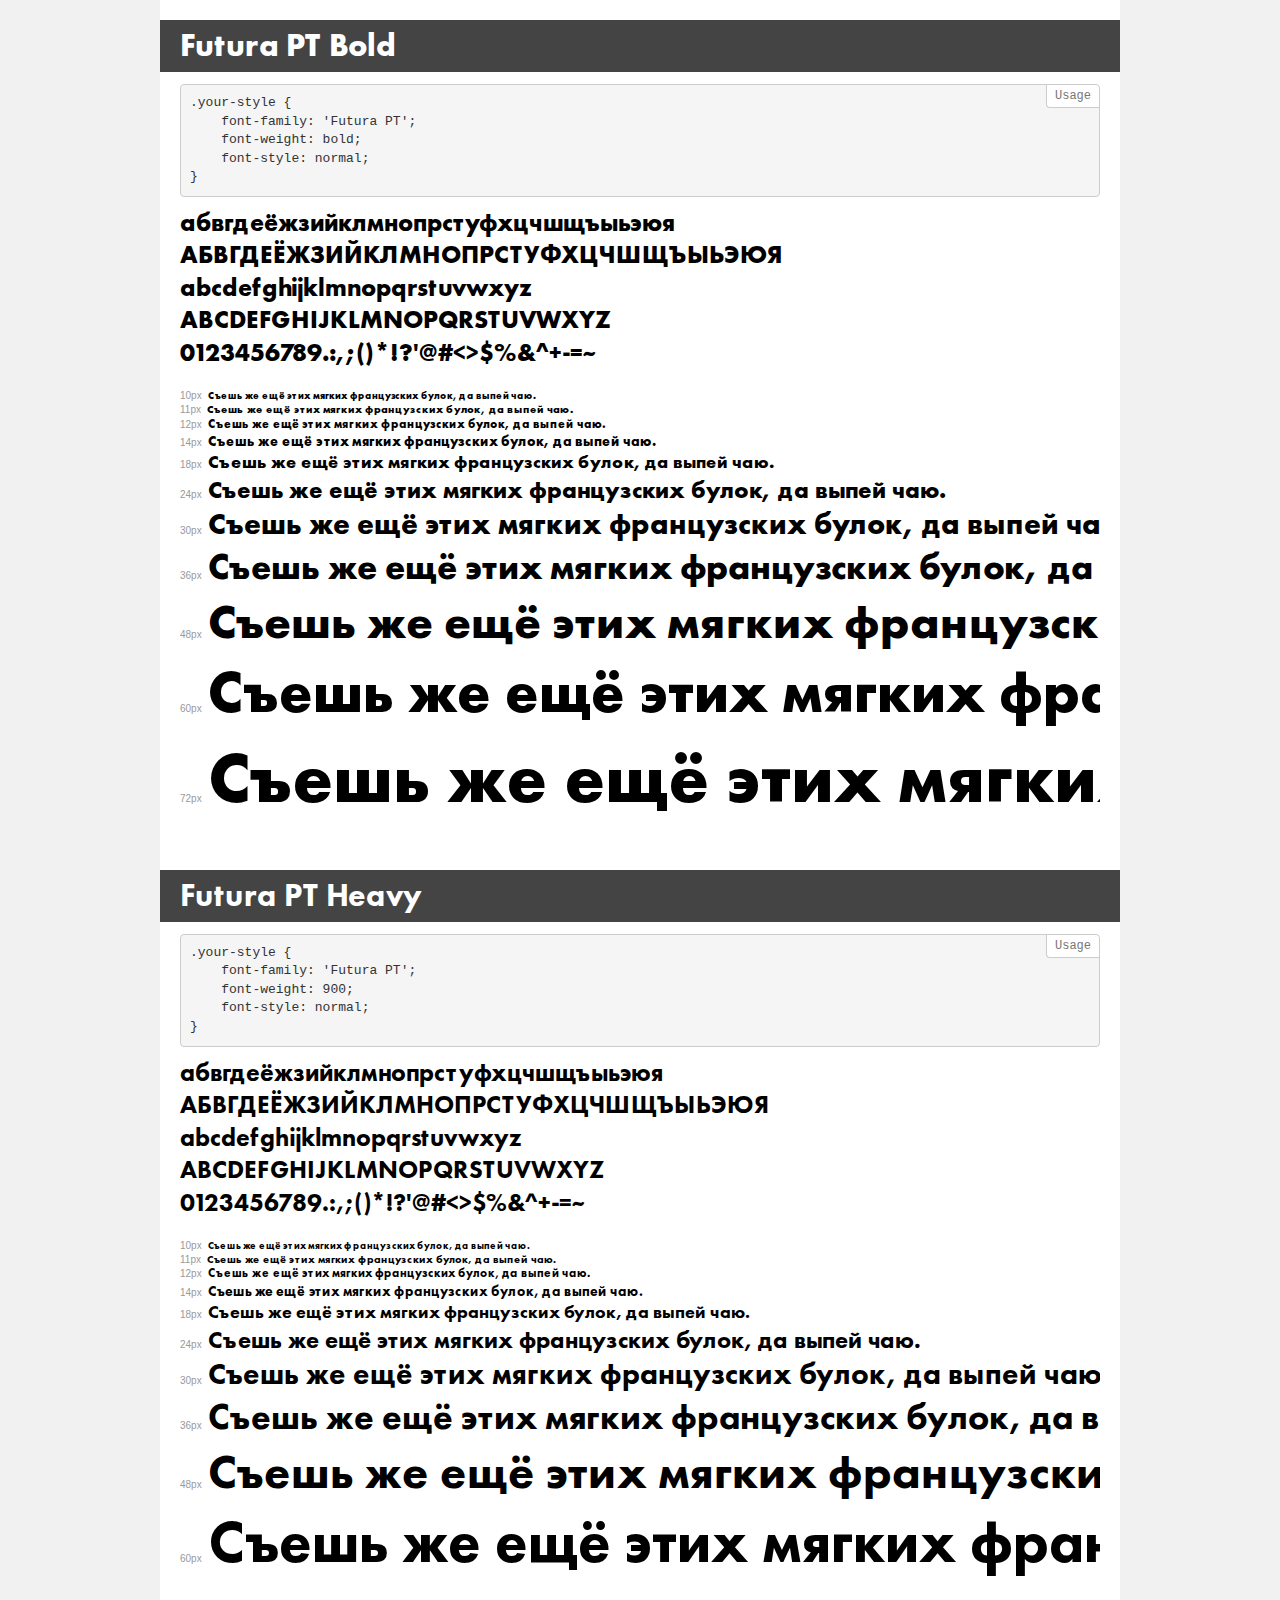
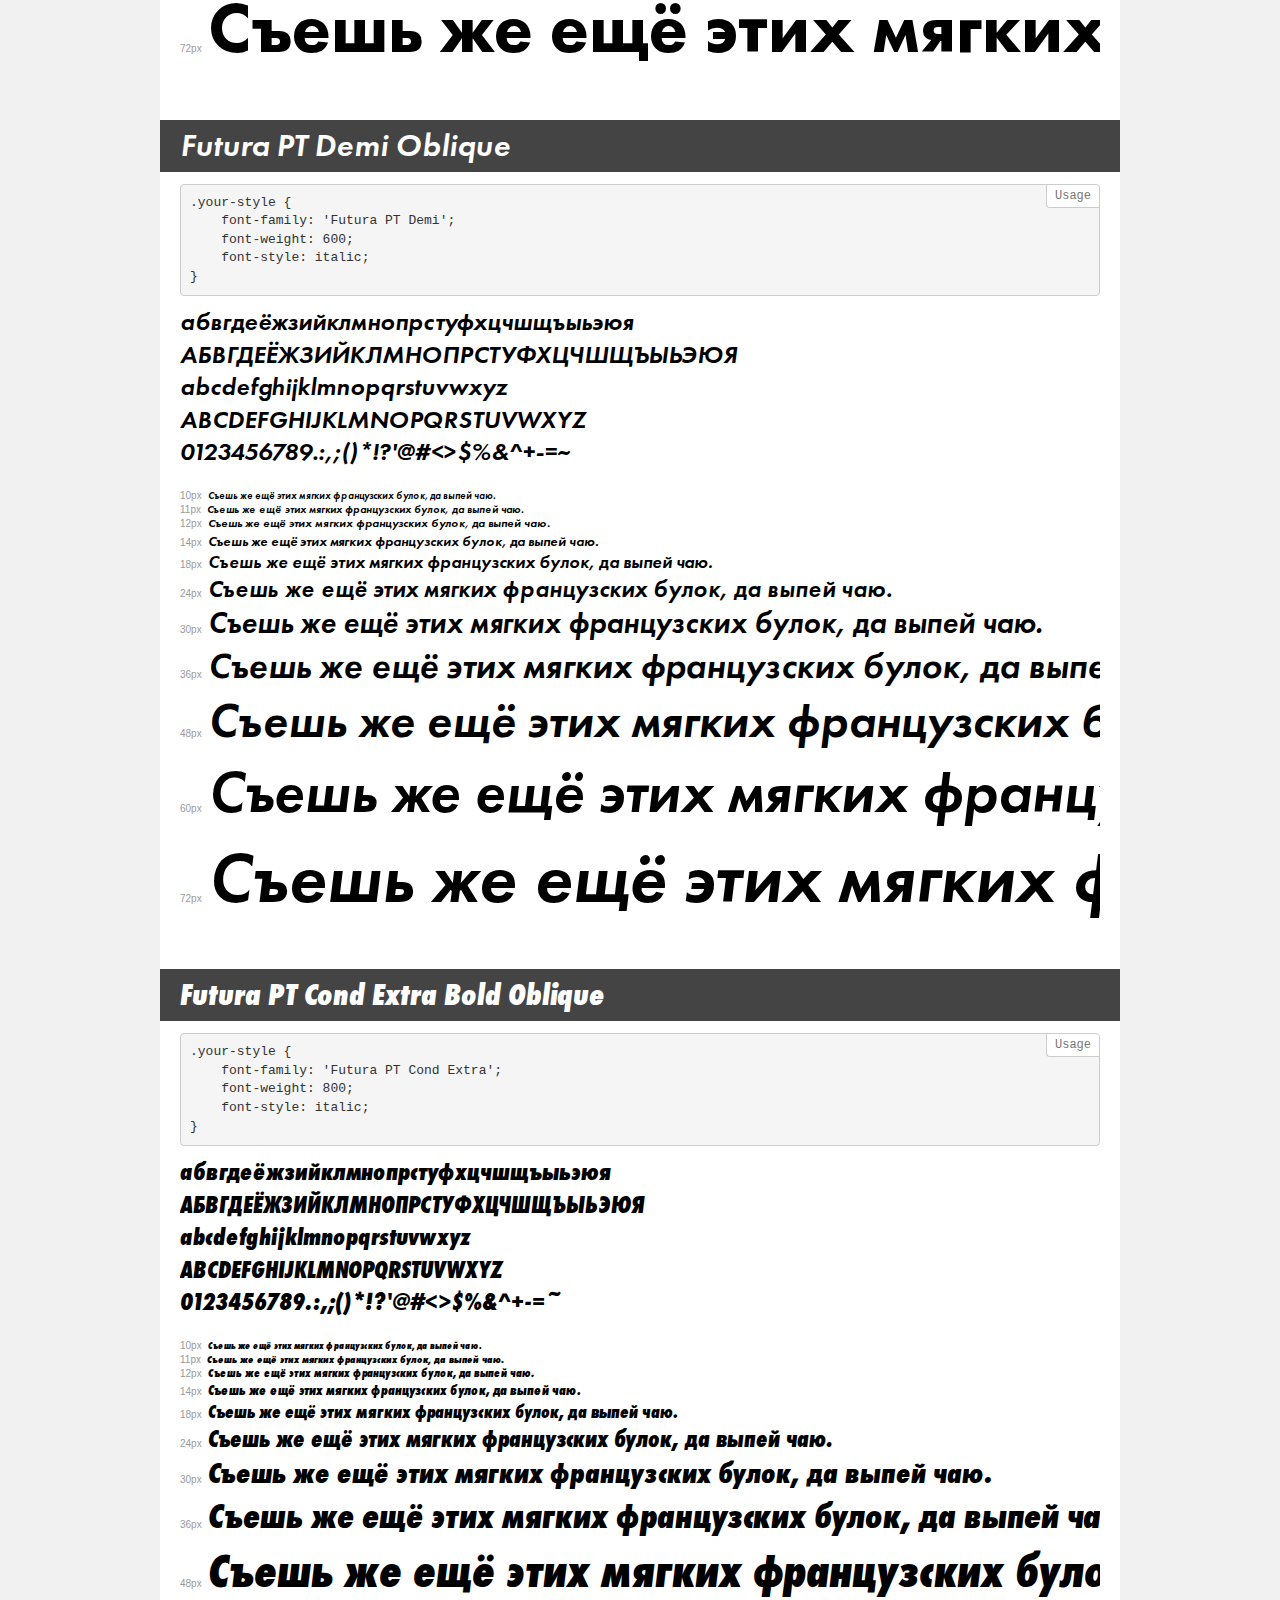
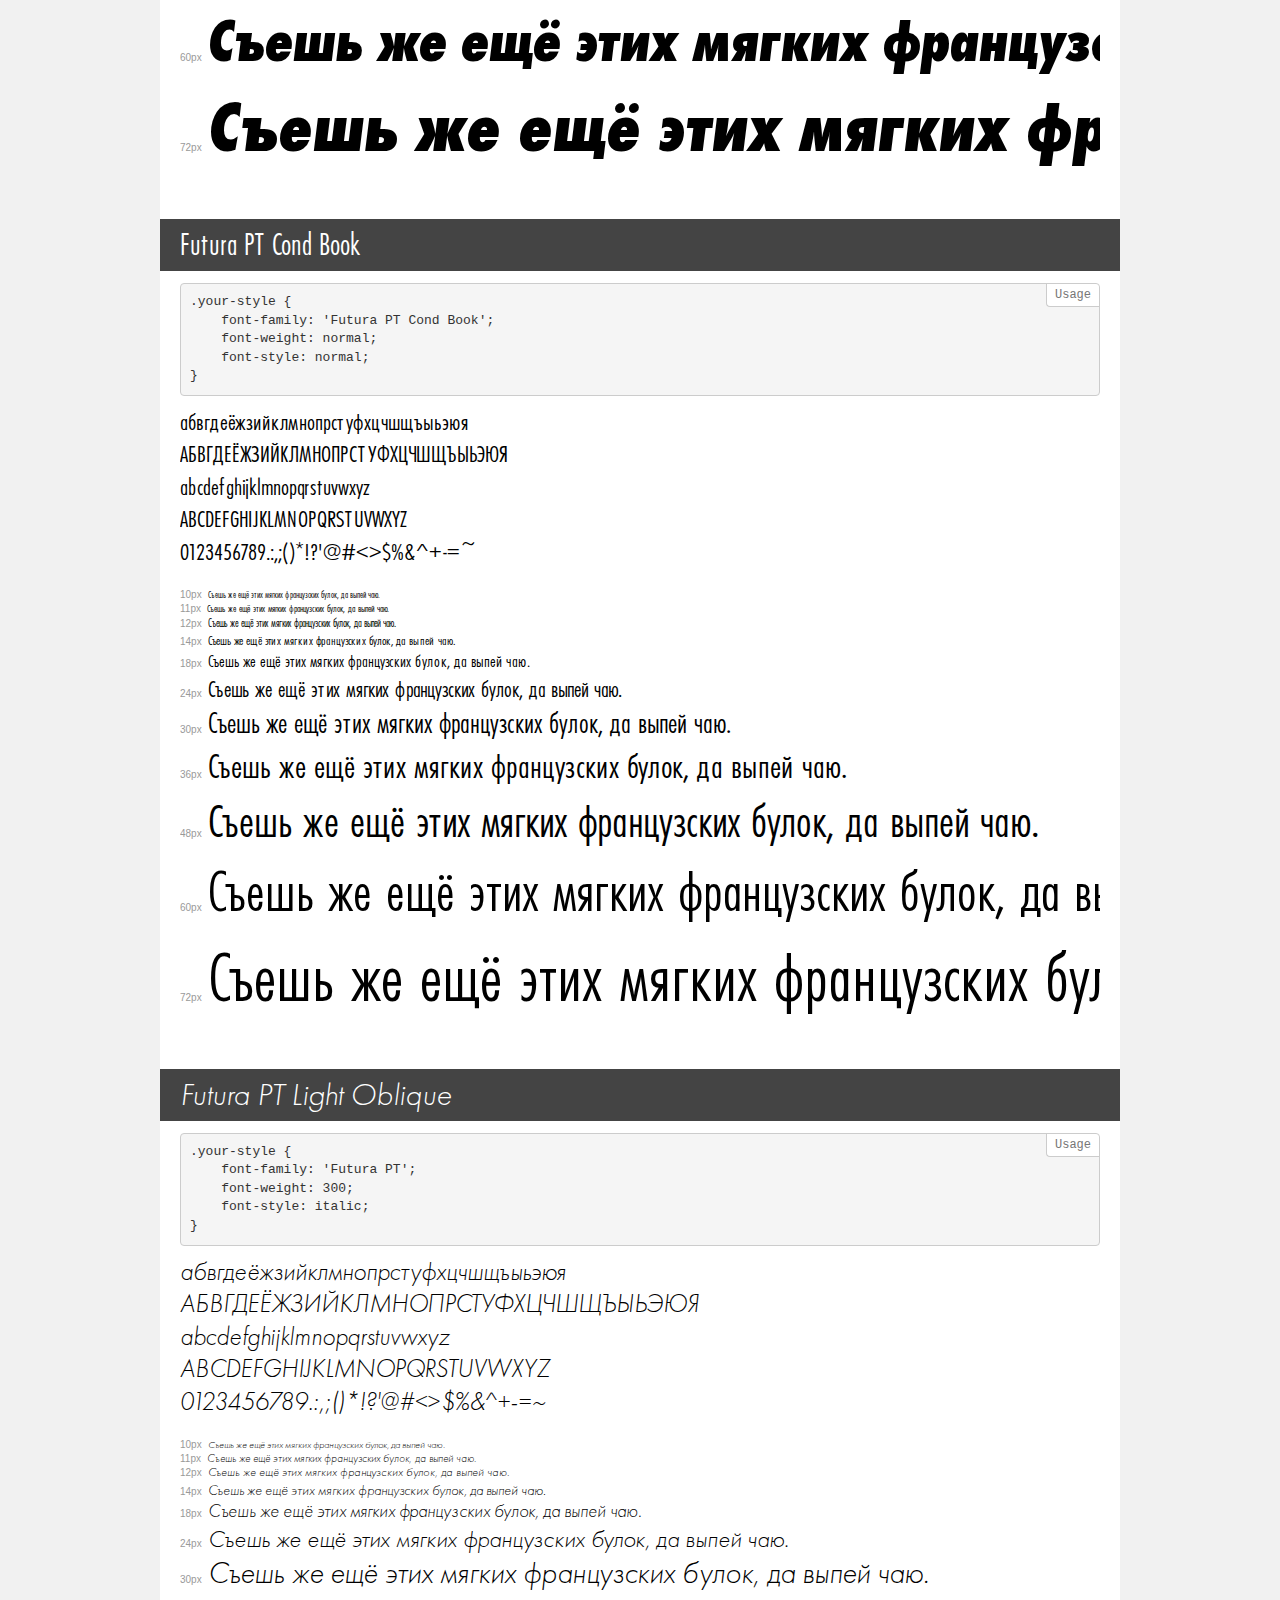
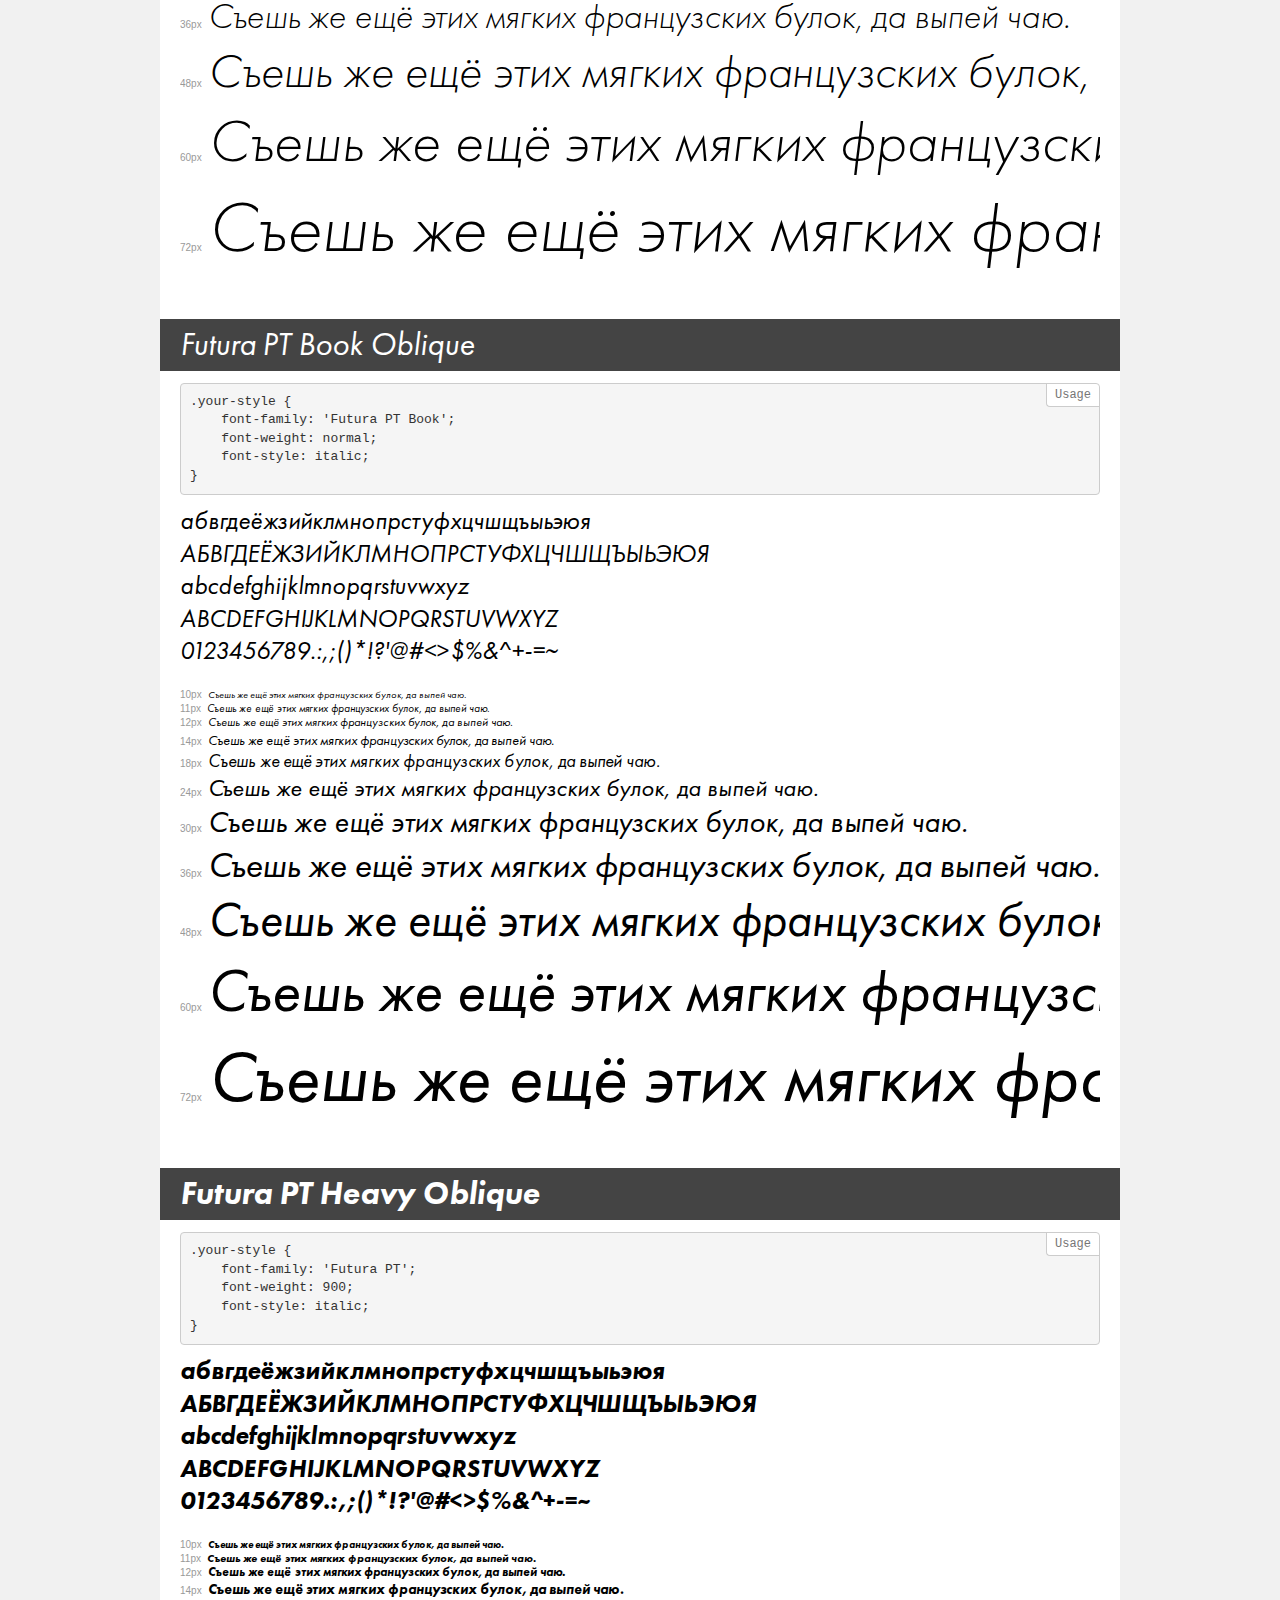
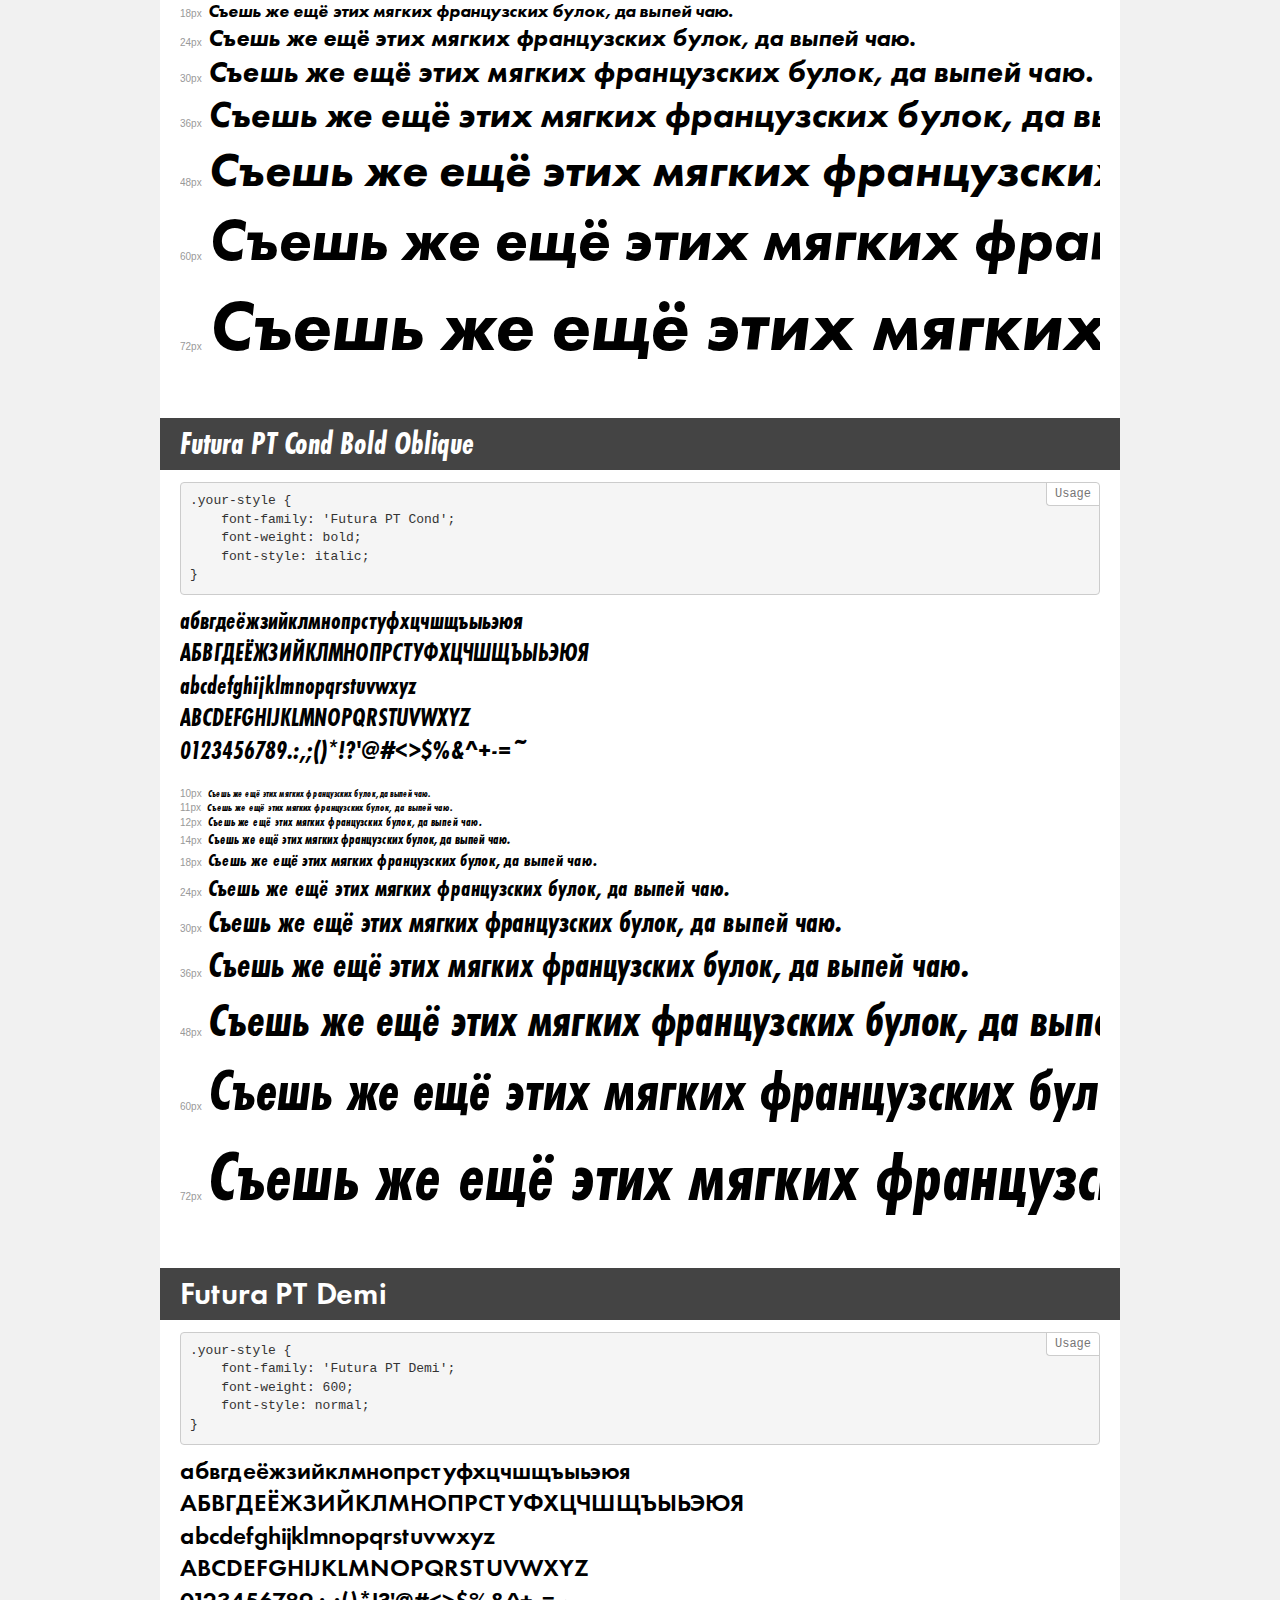
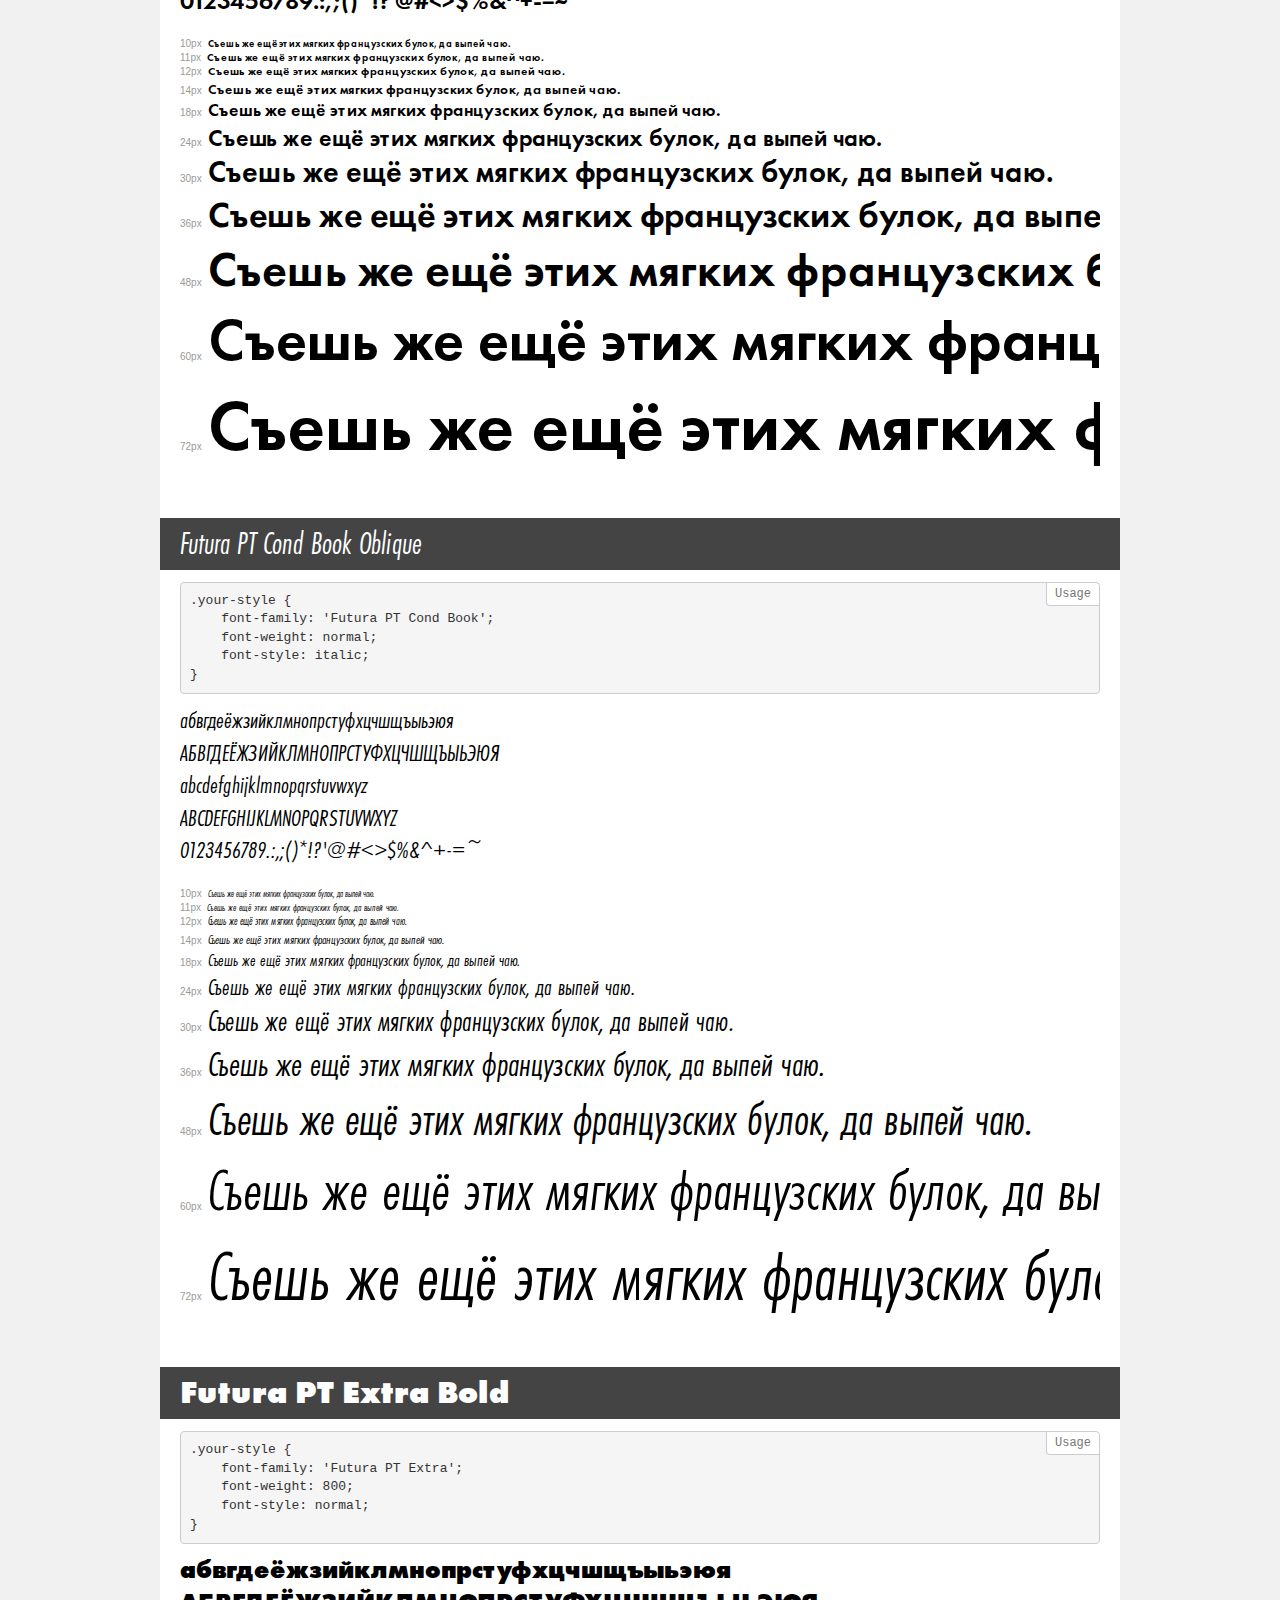
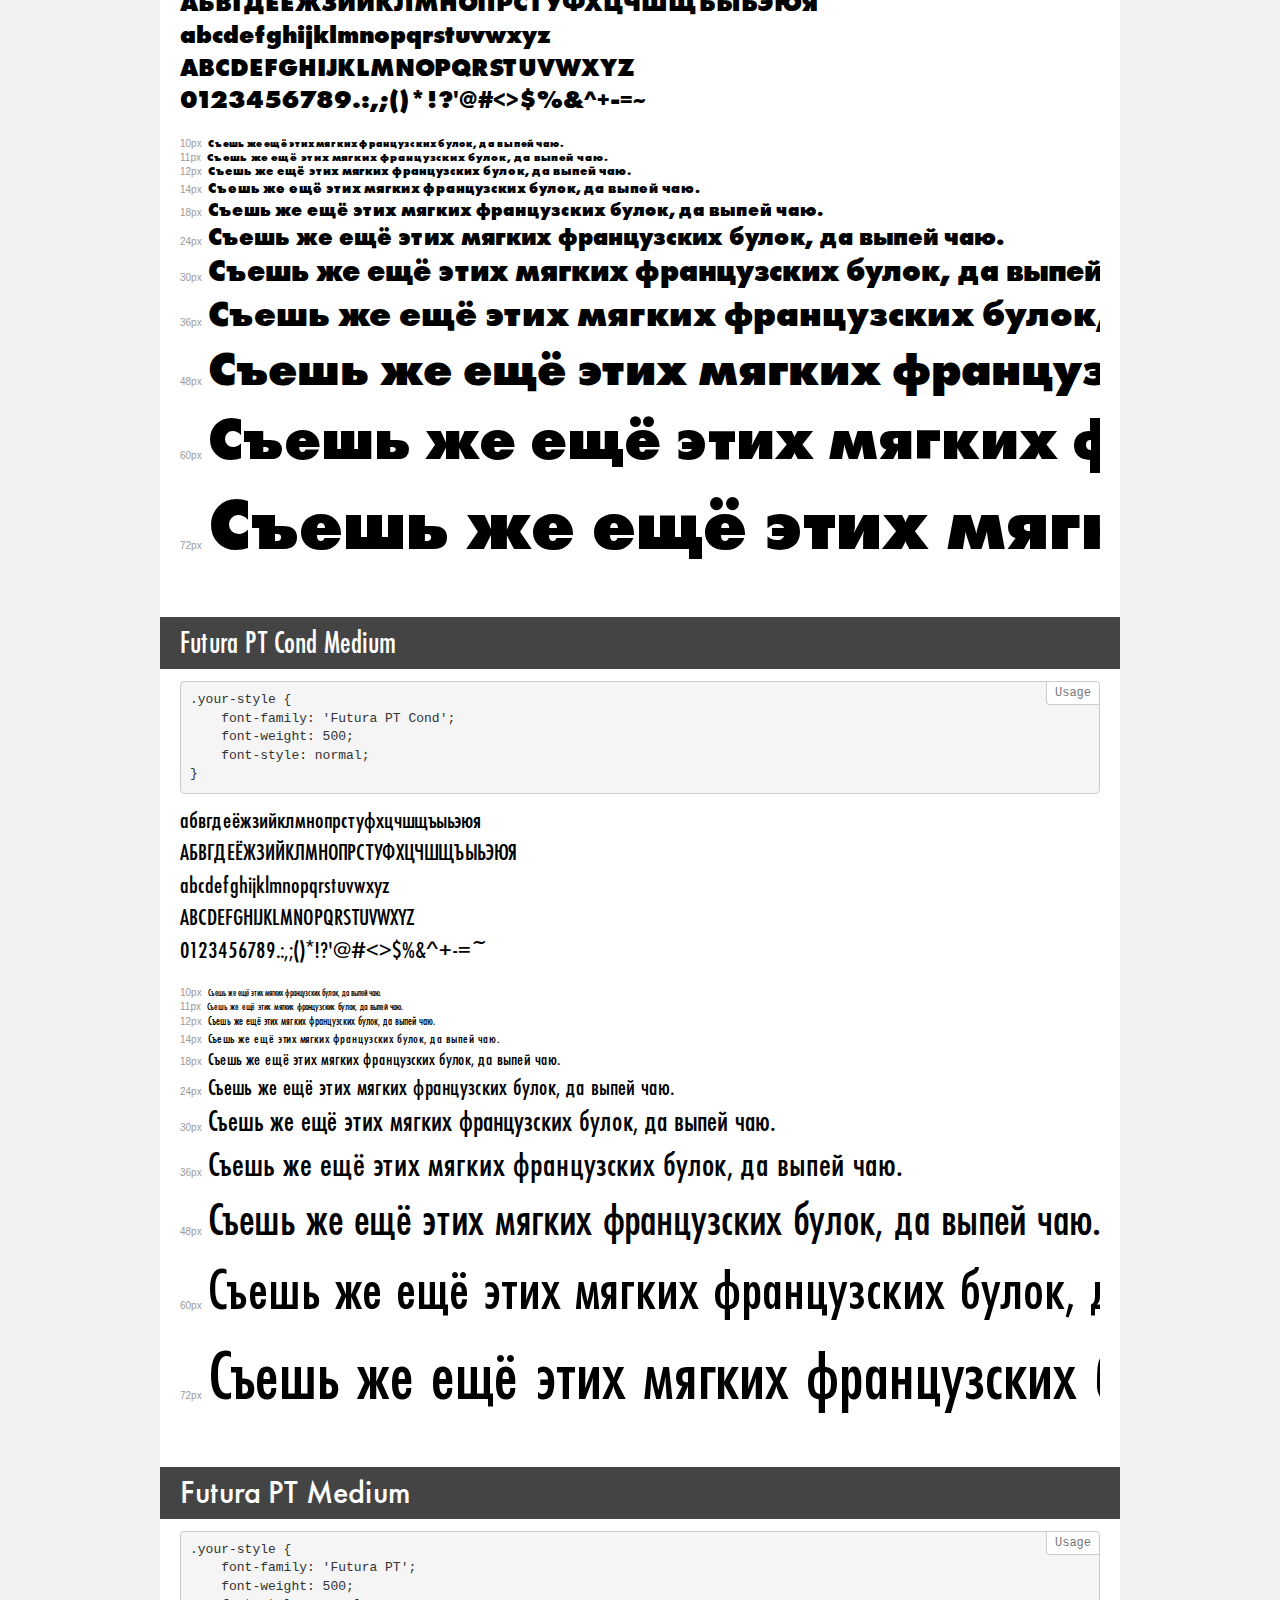
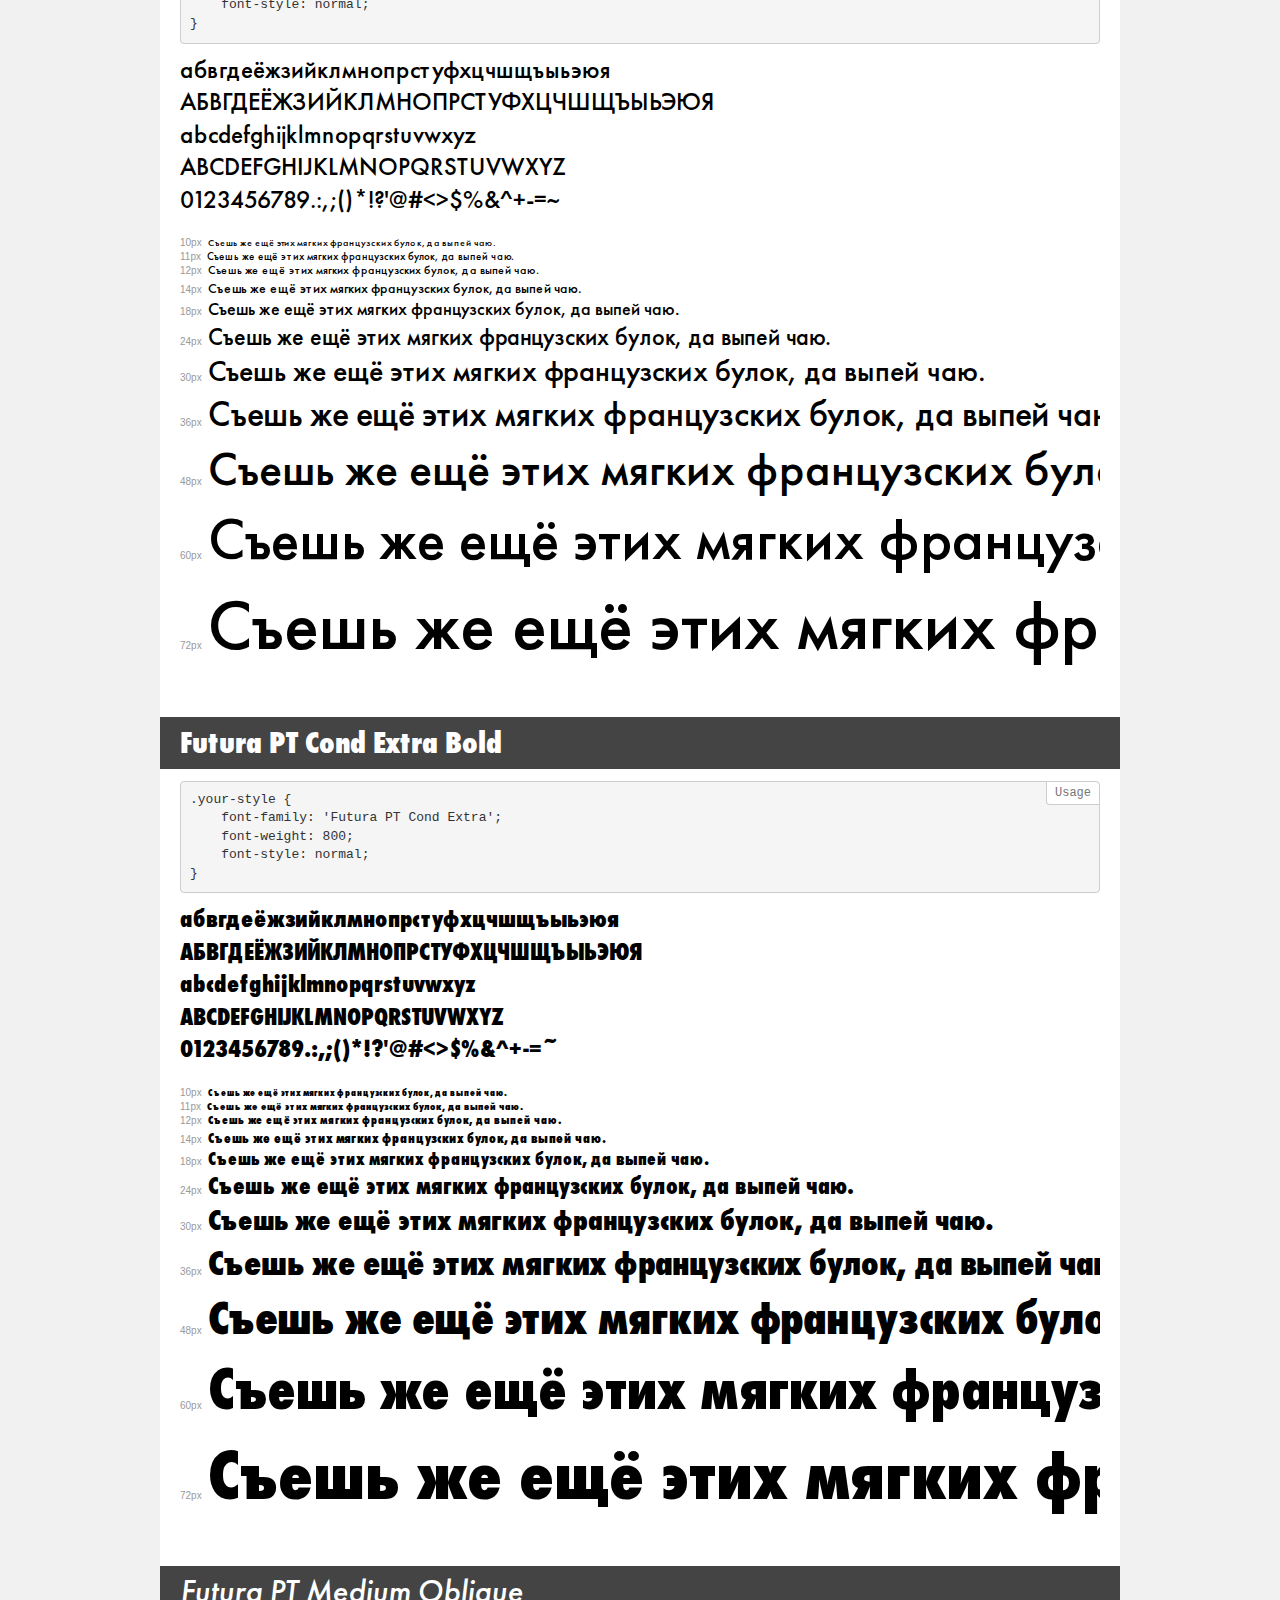
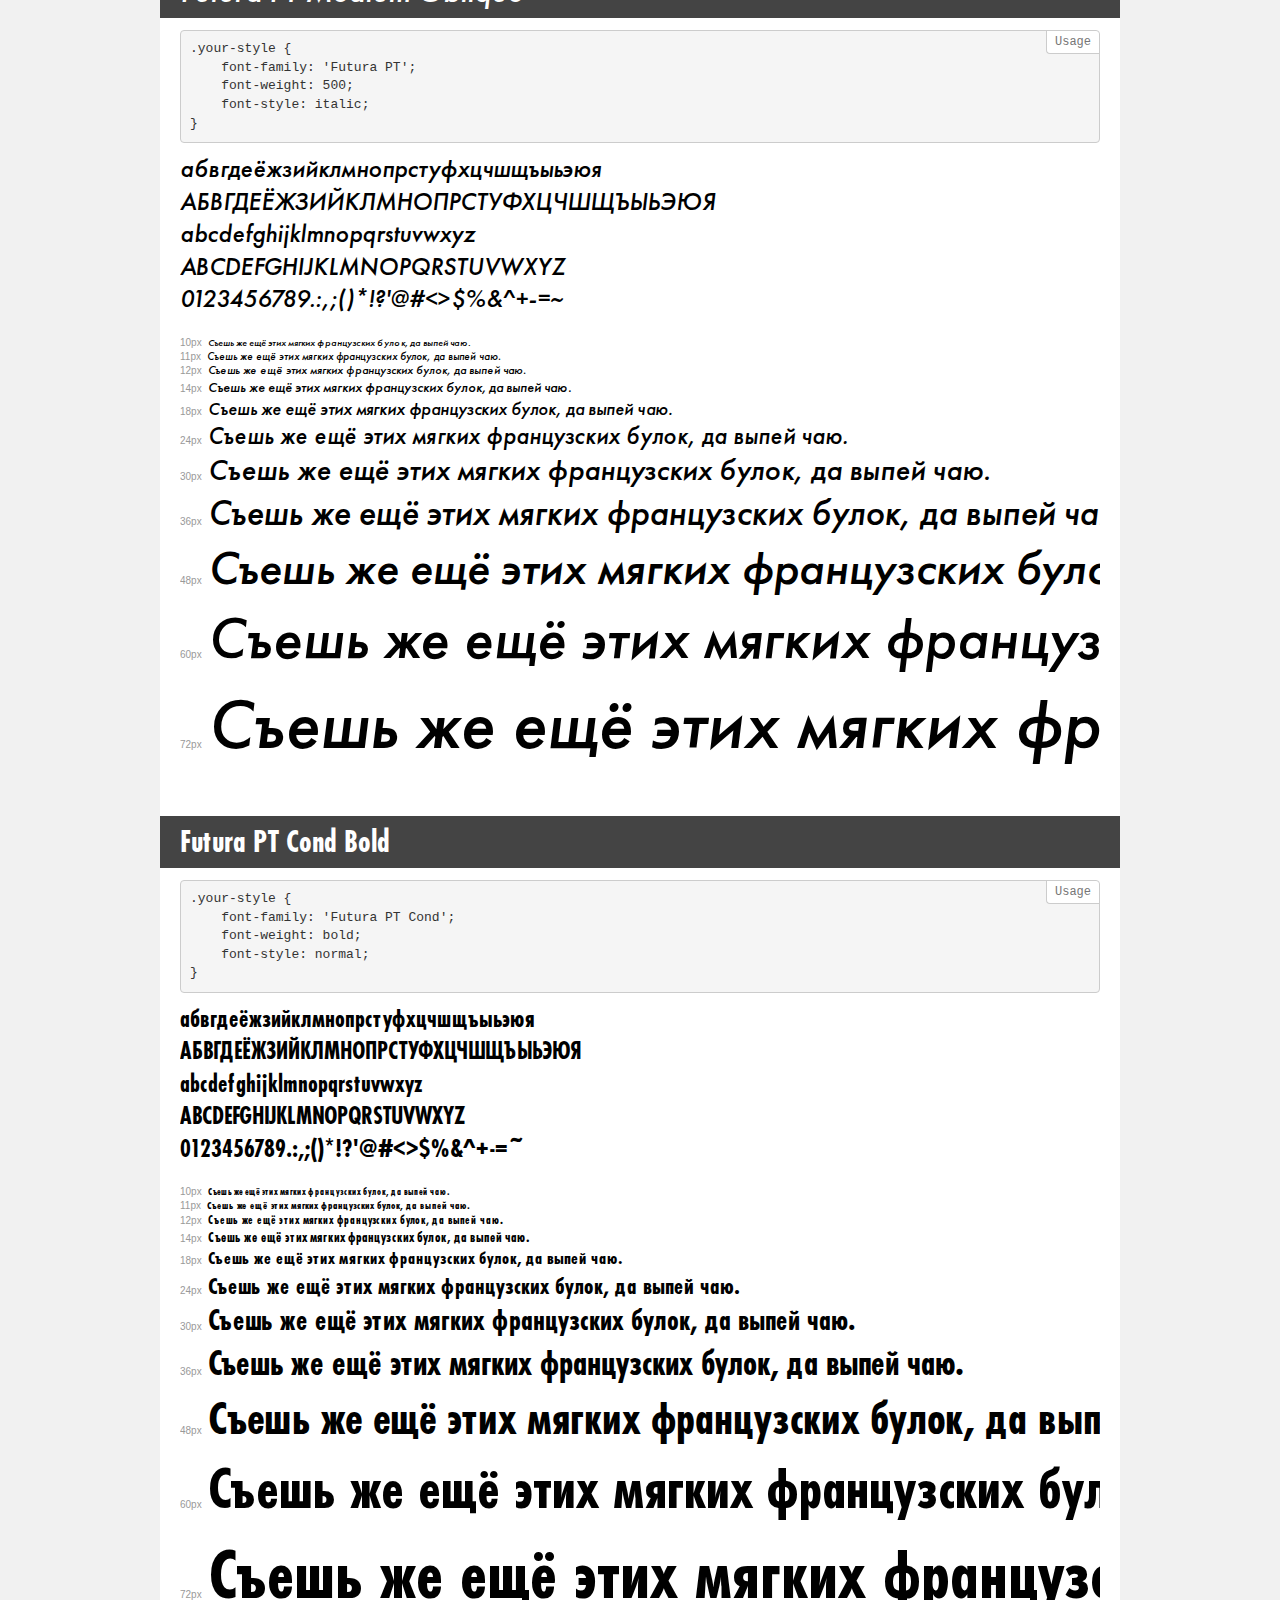
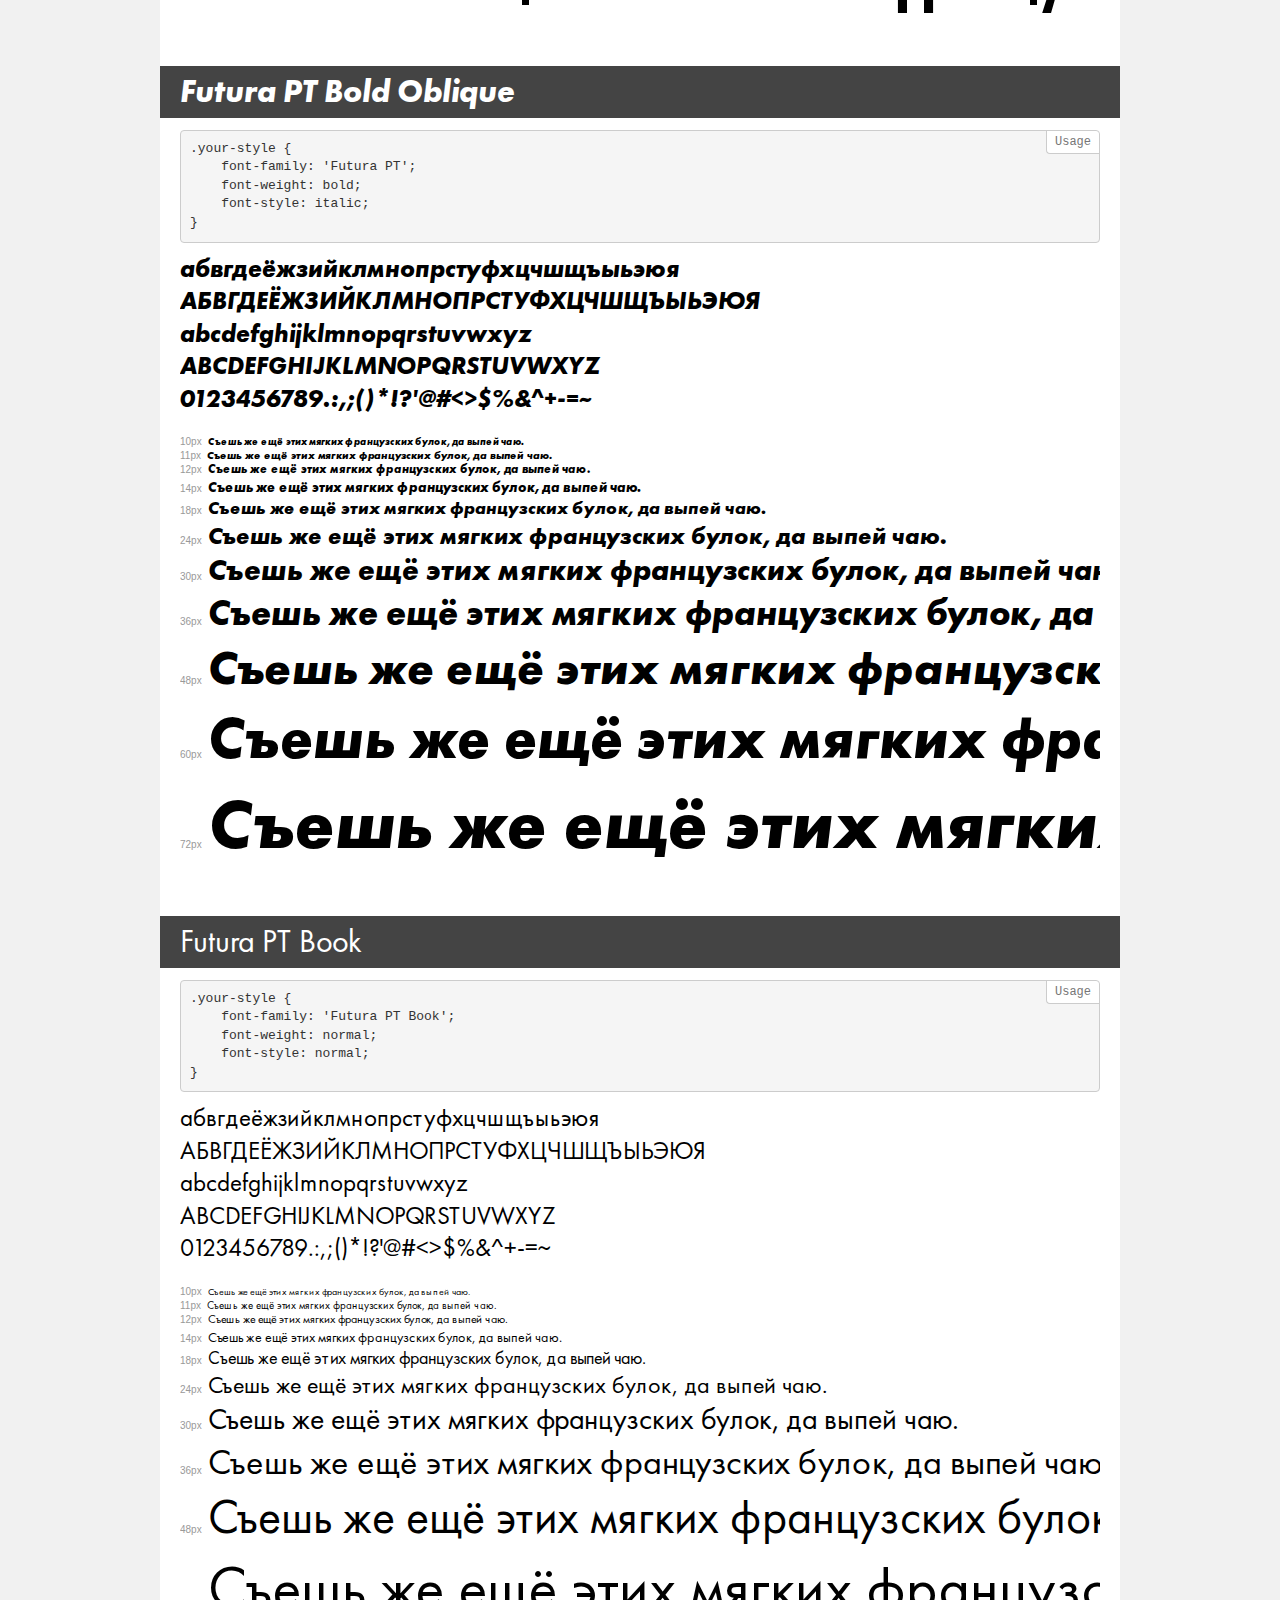
<file: task-8-text2/fonts/FuturaPT/demo.html>
<!DOCTYPE html>
<html>
<head>
    <meta charset="utf-8">
    <meta http-equiv="X-UA-Compatible" content="IE=edge">
    <meta name="viewport" content="width=device-width, initial-scale=1">
    <meta name="robots" content="noindex, noarchive">
    <meta name="format-detection" content="telephone=no">
    <title>Transfonter demo</title>
    <link href="stylesheet.css" rel="stylesheet">
    <style>
        /*
        http://meyerweb.com/eric/tools/css/reset/
        v2.0 | 20110126
        License: none (public domain)
        */
        html, body, div, span, applet, object, iframe,
        h1, h2, h3, h4, h5, h6, p, blockquote, pre,
        a, abbr, acronym, address, big, cite, code,
        del, dfn, em, img, ins, kbd, q, s, samp,
        small, strike, strong, sub, sup, tt, var,
        b, u, i, center,
        dl, dt, dd, ol, ul, li,
        fieldset, form, label, legend,
        table, caption, tbody, tfoot, thead, tr, th, td,
        article, aside, canvas, details, embed,
        figure, figcaption, footer, header, hgroup,
        menu, nav, output, ruby, section, summary,
        time, mark, audio, video {
            margin: 0;
            padding: 0;
            border: 0;
            font-size: 100%;
            font: inherit;
            vertical-align: baseline;
        }
        /* HTML5 display-role reset for older browsers */
        article, aside, details, figcaption, figure,
        footer, header, hgroup, menu, nav, section {
            display: block;
        }
        body {
            line-height: 1;
        }
        ol, ul {
            list-style: none;
        }
        blockquote, q {
            quotes: none;
        }
        blockquote:before, blockquote:after,
        q:before, q:after {
            content: '';
            content: none;
        }
        table {
            border-collapse: collapse;
            border-spacing: 0;
        }
        /* common styles */
        body {
            background: #f1f1f1;
            color: #000;
        }
        .page {
            background: #fff;
            width: 920px;
            margin: 0 auto;
            padding: 20px 20px 0 20px;
            overflow: hidden;
        }
        .font-container {
            overflow-x: auto;
            overflow-y: hidden;
            margin-bottom: 40px;
            line-height: 1.3;
            white-space: nowrap;
            padding-bottom: 5px;
        }
        h1 {
            position: relative;
            background: #444;
            font-size: 32px;
            color: #fff;
            padding: 10px 20px;
            margin: 0 -20px 12px -20px;
        }
        .letters {
            font-size: 25px;
            margin-bottom: 20px;
        }
        .s10:before {
            content: '10px';
        }
        .s11:before {
            content: '11px';
        }
        .s12:before {
            content: '12px';
        }
        .s14:before {
            content: '14px';
        }
        .s18:before {
            content: '18px';
        }
        .s24:before {
            content: '24px';
        }
        .s30:before {
            content: '30px';
        }
        .s36:before {
            content: '36px';
        }
        .s48:before {
            content: '48px';
        }
        .s60:before {
            content: '60px';
        }
        .s72:before {
            content: '72px';
        }
        .s10:before, .s11:before, .s12:before, .s14:before,
        .s18:before, .s24:before, .s30:before, .s36:before,
        .s48:before, .s60:before, .s72:before {
            font-family: Arial, sans-serif;
            font-size: 10px;
            font-weight: normal;
            font-style: normal;
            color: #999;
            padding-right: 6px;
        }
        pre {
            display: block;
            position: relative;
            padding: 9px;
            margin: 0 0 10px;
            font-family: Monaco, Menlo, Consolas, "Courier New", monospace !important;
            font-size: 13px;
            line-height: 1.428571429;
            color: #333;
            font-weight: normal !important;
            font-style: normal !important;
            background-color: #f5f5f5;
            border: 1px solid #ccc;
            overflow-x: auto;
            border-radius: 4px;
        }
        pre:after {
            display: block;
            position: absolute;
            right: 0;
            top: 0;
            content: 'Usage';
            line-height: 1;
            padding: 5px 8px;
            font-size: 12px;
            color: #767676;
            background-color: #fff;
            border: 1px solid #ccc;
            border-right: none;
            border-top: none;
            border-radius: 0 4px 0 4px;
            z-index: 10;
        }
        /* responsive */
        @media (max-width: 959px) {
            .page {
                width: auto;
                margin: 0;
            }
        }
    </style>
</head>
<body>
<div class="page">
    <div class="demo" style="font-family: 'Futura PT'; font-weight: bold; font-style: normal;">
        <h1>Futura PT Bold</h1>
        <pre>.your-style {
    font-family: 'Futura PT';
    font-weight: bold;
    font-style: normal;
}</pre>
        <div class="font-container">
            <p class="letters">
                абвгдеёжзийклмнопрстуфхцчшщъыьэюя<br>
АБВГДЕЁЖЗИЙКЛМНОПРСТУФХЦЧШЩЪЫЬЭЮЯ<br>
abcdefghijklmnopqrstuvwxyz<br>
ABCDEFGHIJKLMNOPQRSTUVWXYZ<br>
                0123456789.:,;()*!?'@#<>$%&^+-=~
            </p>
            <p class="s10" style="font-size: 10px;">Съешь же ещё этих мягких французских булок, да выпей чаю.</p>
            <p class="s11" style="font-size: 11px;">Съешь же ещё этих мягких французских булок, да выпей чаю.</p>
            <p class="s12" style="font-size: 12px;">Съешь же ещё этих мягких французских булок, да выпей чаю.</p>
            <p class="s14" style="font-size: 14px;">Съешь же ещё этих мягких французских булок, да выпей чаю.</p>
            <p class="s18" style="font-size: 18px;">Съешь же ещё этих мягких французских булок, да выпей чаю.</p>
            <p class="s24" style="font-size: 24px;">Съешь же ещё этих мягких французских булок, да выпей чаю.</p>
            <p class="s30" style="font-size: 30px;">Съешь же ещё этих мягких французских булок, да выпей чаю.</p>
            <p class="s36" style="font-size: 36px;">Съешь же ещё этих мягких французских булок, да выпей чаю.</p>
            <p class="s48" style="font-size: 48px;">Съешь же ещё этих мягких французских булок, да выпей чаю.</p>
            <p class="s60" style="font-size: 60px;">Съешь же ещё этих мягких французских булок, да выпей чаю.</p>
            <p class="s72" style="font-size: 72px;">Съешь же ещё этих мягких французских булок, да выпей чаю.</p>
        </div>
    </div>
    <div class="demo" style="font-family: 'Futura PT'; font-weight: 900; font-style: normal;">
        <h1>Futura PT Heavy</h1>
        <pre>.your-style {
    font-family: 'Futura PT';
    font-weight: 900;
    font-style: normal;
}</pre>
        <div class="font-container">
            <p class="letters">
                абвгдеёжзийклмнопрстуфхцчшщъыьэюя<br>
АБВГДЕЁЖЗИЙКЛМНОПРСТУФХЦЧШЩЪЫЬЭЮЯ<br>
abcdefghijklmnopqrstuvwxyz<br>
ABCDEFGHIJKLMNOPQRSTUVWXYZ<br>
                0123456789.:,;()*!?'@#<>$%&^+-=~
            </p>
            <p class="s10" style="font-size: 10px;">Съешь же ещё этих мягких французских булок, да выпей чаю.</p>
            <p class="s11" style="font-size: 11px;">Съешь же ещё этих мягких французских булок, да выпей чаю.</p>
            <p class="s12" style="font-size: 12px;">Съешь же ещё этих мягких французских булок, да выпей чаю.</p>
            <p class="s14" style="font-size: 14px;">Съешь же ещё этих мягких французских булок, да выпей чаю.</p>
            <p class="s18" style="font-size: 18px;">Съешь же ещё этих мягких французских булок, да выпей чаю.</p>
            <p class="s24" style="font-size: 24px;">Съешь же ещё этих мягких французских булок, да выпей чаю.</p>
            <p class="s30" style="font-size: 30px;">Съешь же ещё этих мягких французских булок, да выпей чаю.</p>
            <p class="s36" style="font-size: 36px;">Съешь же ещё этих мягких французских булок, да выпей чаю.</p>
            <p class="s48" style="font-size: 48px;">Съешь же ещё этих мягких французских булок, да выпей чаю.</p>
            <p class="s60" style="font-size: 60px;">Съешь же ещё этих мягких французских булок, да выпей чаю.</p>
            <p class="s72" style="font-size: 72px;">Съешь же ещё этих мягких французских булок, да выпей чаю.</p>
        </div>
    </div>
    <div class="demo" style="font-family: 'Futura PT Demi'; font-weight: 600; font-style: italic;">
        <h1>Futura PT Demi Oblique</h1>
        <pre>.your-style {
    font-family: 'Futura PT Demi';
    font-weight: 600;
    font-style: italic;
}</pre>
        <div class="font-container">
            <p class="letters">
                абвгдеёжзийклмнопрстуфхцчшщъыьэюя<br>
АБВГДЕЁЖЗИЙКЛМНОПРСТУФХЦЧШЩЪЫЬЭЮЯ<br>
abcdefghijklmnopqrstuvwxyz<br>
ABCDEFGHIJKLMNOPQRSTUVWXYZ<br>
                0123456789.:,;()*!?'@#<>$%&^+-=~
            </p>
            <p class="s10" style="font-size: 10px;">Съешь же ещё этих мягких французских булок, да выпей чаю.</p>
            <p class="s11" style="font-size: 11px;">Съешь же ещё этих мягких французских булок, да выпей чаю.</p>
            <p class="s12" style="font-size: 12px;">Съешь же ещё этих мягких французских булок, да выпей чаю.</p>
            <p class="s14" style="font-size: 14px;">Съешь же ещё этих мягких французских булок, да выпей чаю.</p>
            <p class="s18" style="font-size: 18px;">Съешь же ещё этих мягких французских булок, да выпей чаю.</p>
            <p class="s24" style="font-size: 24px;">Съешь же ещё этих мягких французских булок, да выпей чаю.</p>
            <p class="s30" style="font-size: 30px;">Съешь же ещё этих мягких французских булок, да выпей чаю.</p>
            <p class="s36" style="font-size: 36px;">Съешь же ещё этих мягких французских булок, да выпей чаю.</p>
            <p class="s48" style="font-size: 48px;">Съешь же ещё этих мягких французских булок, да выпей чаю.</p>
            <p class="s60" style="font-size: 60px;">Съешь же ещё этих мягких французских булок, да выпей чаю.</p>
            <p class="s72" style="font-size: 72px;">Съешь же ещё этих мягких французских булок, да выпей чаю.</p>
        </div>
    </div>
    <div class="demo" style="font-family: 'Futura PT Cond Extra'; font-weight: 800; font-style: italic;">
        <h1>Futura PT Cond Extra Bold Oblique</h1>
        <pre>.your-style {
    font-family: 'Futura PT Cond Extra';
    font-weight: 800;
    font-style: italic;
}</pre>
        <div class="font-container">
            <p class="letters">
                абвгдеёжзийклмнопрстуфхцчшщъыьэюя<br>
АБВГДЕЁЖЗИЙКЛМНОПРСТУФХЦЧШЩЪЫЬЭЮЯ<br>
abcdefghijklmnopqrstuvwxyz<br>
ABCDEFGHIJKLMNOPQRSTUVWXYZ<br>
                0123456789.:,;()*!?'@#<>$%&^+-=~
            </p>
            <p class="s10" style="font-size: 10px;">Съешь же ещё этих мягких французских булок, да выпей чаю.</p>
            <p class="s11" style="font-size: 11px;">Съешь же ещё этих мягких французских булок, да выпей чаю.</p>
            <p class="s12" style="font-size: 12px;">Съешь же ещё этих мягких французских булок, да выпей чаю.</p>
            <p class="s14" style="font-size: 14px;">Съешь же ещё этих мягких французских булок, да выпей чаю.</p>
            <p class="s18" style="font-size: 18px;">Съешь же ещё этих мягких французских булок, да выпей чаю.</p>
            <p class="s24" style="font-size: 24px;">Съешь же ещё этих мягких французских булок, да выпей чаю.</p>
            <p class="s30" style="font-size: 30px;">Съешь же ещё этих мягких французских булок, да выпей чаю.</p>
            <p class="s36" style="font-size: 36px;">Съешь же ещё этих мягких французских булок, да выпей чаю.</p>
            <p class="s48" style="font-size: 48px;">Съешь же ещё этих мягких французских булок, да выпей чаю.</p>
            <p class="s60" style="font-size: 60px;">Съешь же ещё этих мягких французских булок, да выпей чаю.</p>
            <p class="s72" style="font-size: 72px;">Съешь же ещё этих мягких французских булок, да выпей чаю.</p>
        </div>
    </div>
    <div class="demo" style="font-family: 'Futura PT Cond Book'; font-weight: normal; font-style: normal;">
        <h1>Futura PT Cond Book</h1>
        <pre>.your-style {
    font-family: 'Futura PT Cond Book';
    font-weight: normal;
    font-style: normal;
}</pre>
        <div class="font-container">
            <p class="letters">
                абвгдеёжзийклмнопрстуфхцчшщъыьэюя<br>
АБВГДЕЁЖЗИЙКЛМНОПРСТУФХЦЧШЩЪЫЬЭЮЯ<br>
abcdefghijklmnopqrstuvwxyz<br>
ABCDEFGHIJKLMNOPQRSTUVWXYZ<br>
                0123456789.:,;()*!?'@#<>$%&^+-=~
            </p>
            <p class="s10" style="font-size: 10px;">Съешь же ещё этих мягких французских булок, да выпей чаю.</p>
            <p class="s11" style="font-size: 11px;">Съешь же ещё этих мягких французских булок, да выпей чаю.</p>
            <p class="s12" style="font-size: 12px;">Съешь же ещё этих мягких французских булок, да выпей чаю.</p>
            <p class="s14" style="font-size: 14px;">Съешь же ещё этих мягких французских булок, да выпей чаю.</p>
            <p class="s18" style="font-size: 18px;">Съешь же ещё этих мягких французских булок, да выпей чаю.</p>
            <p class="s24" style="font-size: 24px;">Съешь же ещё этих мягких французских булок, да выпей чаю.</p>
            <p class="s30" style="font-size: 30px;">Съешь же ещё этих мягких французских булок, да выпей чаю.</p>
            <p class="s36" style="font-size: 36px;">Съешь же ещё этих мягких французских булок, да выпей чаю.</p>
            <p class="s48" style="font-size: 48px;">Съешь же ещё этих мягких французских булок, да выпей чаю.</p>
            <p class="s60" style="font-size: 60px;">Съешь же ещё этих мягких французских булок, да выпей чаю.</p>
            <p class="s72" style="font-size: 72px;">Съешь же ещё этих мягких французских булок, да выпей чаю.</p>
        </div>
    </div>
    <div class="demo" style="font-family: 'Futura PT'; font-weight: 300; font-style: italic;">
        <h1>Futura PT Light Oblique</h1>
        <pre>.your-style {
    font-family: 'Futura PT';
    font-weight: 300;
    font-style: italic;
}</pre>
        <div class="font-container">
            <p class="letters">
                абвгдеёжзийклмнопрстуфхцчшщъыьэюя<br>
АБВГДЕЁЖЗИЙКЛМНОПРСТУФХЦЧШЩЪЫЬЭЮЯ<br>
abcdefghijklmnopqrstuvwxyz<br>
ABCDEFGHIJKLMNOPQRSTUVWXYZ<br>
                0123456789.:,;()*!?'@#<>$%&^+-=~
            </p>
            <p class="s10" style="font-size: 10px;">Съешь же ещё этих мягких французских булок, да выпей чаю.</p>
            <p class="s11" style="font-size: 11px;">Съешь же ещё этих мягких французских булок, да выпей чаю.</p>
            <p class="s12" style="font-size: 12px;">Съешь же ещё этих мягких французских булок, да выпей чаю.</p>
            <p class="s14" style="font-size: 14px;">Съешь же ещё этих мягких французских булок, да выпей чаю.</p>
            <p class="s18" style="font-size: 18px;">Съешь же ещё этих мягких французских булок, да выпей чаю.</p>
            <p class="s24" style="font-size: 24px;">Съешь же ещё этих мягких французских булок, да выпей чаю.</p>
            <p class="s30" style="font-size: 30px;">Съешь же ещё этих мягких французских булок, да выпей чаю.</p>
            <p class="s36" style="font-size: 36px;">Съешь же ещё этих мягких французских булок, да выпей чаю.</p>
            <p class="s48" style="font-size: 48px;">Съешь же ещё этих мягких французских булок, да выпей чаю.</p>
            <p class="s60" style="font-size: 60px;">Съешь же ещё этих мягких французских булок, да выпей чаю.</p>
            <p class="s72" style="font-size: 72px;">Съешь же ещё этих мягких французских булок, да выпей чаю.</p>
        </div>
    </div>
    <div class="demo" style="font-family: 'Futura PT Book'; font-weight: normal; font-style: italic;">
        <h1>Futura PT Book Oblique</h1>
        <pre>.your-style {
    font-family: 'Futura PT Book';
    font-weight: normal;
    font-style: italic;
}</pre>
        <div class="font-container">
            <p class="letters">
                абвгдеёжзийклмнопрстуфхцчшщъыьэюя<br>
АБВГДЕЁЖЗИЙКЛМНОПРСТУФХЦЧШЩЪЫЬЭЮЯ<br>
abcdefghijklmnopqrstuvwxyz<br>
ABCDEFGHIJKLMNOPQRSTUVWXYZ<br>
                0123456789.:,;()*!?'@#<>$%&^+-=~
            </p>
            <p class="s10" style="font-size: 10px;">Съешь же ещё этих мягких французских булок, да выпей чаю.</p>
            <p class="s11" style="font-size: 11px;">Съешь же ещё этих мягких французских булок, да выпей чаю.</p>
            <p class="s12" style="font-size: 12px;">Съешь же ещё этих мягких французских булок, да выпей чаю.</p>
            <p class="s14" style="font-size: 14px;">Съешь же ещё этих мягких французских булок, да выпей чаю.</p>
            <p class="s18" style="font-size: 18px;">Съешь же ещё этих мягких французских булок, да выпей чаю.</p>
            <p class="s24" style="font-size: 24px;">Съешь же ещё этих мягких французских булок, да выпей чаю.</p>
            <p class="s30" style="font-size: 30px;">Съешь же ещё этих мягких французских булок, да выпей чаю.</p>
            <p class="s36" style="font-size: 36px;">Съешь же ещё этих мягких французских булок, да выпей чаю.</p>
            <p class="s48" style="font-size: 48px;">Съешь же ещё этих мягких французских булок, да выпей чаю.</p>
            <p class="s60" style="font-size: 60px;">Съешь же ещё этих мягких французских булок, да выпей чаю.</p>
            <p class="s72" style="font-size: 72px;">Съешь же ещё этих мягких французских булок, да выпей чаю.</p>
        </div>
    </div>
    <div class="demo" style="font-family: 'Futura PT'; font-weight: 900; font-style: italic;">
        <h1>Futura PT Heavy Oblique</h1>
        <pre>.your-style {
    font-family: 'Futura PT';
    font-weight: 900;
    font-style: italic;
}</pre>
        <div class="font-container">
            <p class="letters">
                абвгдеёжзийклмнопрстуфхцчшщъыьэюя<br>
АБВГДЕЁЖЗИЙКЛМНОПРСТУФХЦЧШЩЪЫЬЭЮЯ<br>
abcdefghijklmnopqrstuvwxyz<br>
ABCDEFGHIJKLMNOPQRSTUVWXYZ<br>
                0123456789.:,;()*!?'@#<>$%&^+-=~
            </p>
            <p class="s10" style="font-size: 10px;">Съешь же ещё этих мягких французских булок, да выпей чаю.</p>
            <p class="s11" style="font-size: 11px;">Съешь же ещё этих мягких французских булок, да выпей чаю.</p>
            <p class="s12" style="font-size: 12px;">Съешь же ещё этих мягких французских булок, да выпей чаю.</p>
            <p class="s14" style="font-size: 14px;">Съешь же ещё этих мягких французских булок, да выпей чаю.</p>
            <p class="s18" style="font-size: 18px;">Съешь же ещё этих мягких французских булок, да выпей чаю.</p>
            <p class="s24" style="font-size: 24px;">Съешь же ещё этих мягких французских булок, да выпей чаю.</p>
            <p class="s30" style="font-size: 30px;">Съешь же ещё этих мягких французских булок, да выпей чаю.</p>
            <p class="s36" style="font-size: 36px;">Съешь же ещё этих мягких французских булок, да выпей чаю.</p>
            <p class="s48" style="font-size: 48px;">Съешь же ещё этих мягких французских булок, да выпей чаю.</p>
            <p class="s60" style="font-size: 60px;">Съешь же ещё этих мягких французских булок, да выпей чаю.</p>
            <p class="s72" style="font-size: 72px;">Съешь же ещё этих мягких французских булок, да выпей чаю.</p>
        </div>
    </div>
    <div class="demo" style="font-family: 'Futura PT Cond'; font-weight: bold; font-style: italic;">
        <h1>Futura PT Cond Bold Oblique</h1>
        <pre>.your-style {
    font-family: 'Futura PT Cond';
    font-weight: bold;
    font-style: italic;
}</pre>
        <div class="font-container">
            <p class="letters">
                абвгдеёжзийклмнопрстуфхцчшщъыьэюя<br>
АБВГДЕЁЖЗИЙКЛМНОПРСТУФХЦЧШЩЪЫЬЭЮЯ<br>
abcdefghijklmnopqrstuvwxyz<br>
ABCDEFGHIJKLMNOPQRSTUVWXYZ<br>
                0123456789.:,;()*!?'@#<>$%&^+-=~
            </p>
            <p class="s10" style="font-size: 10px;">Съешь же ещё этих мягких французских булок, да выпей чаю.</p>
            <p class="s11" style="font-size: 11px;">Съешь же ещё этих мягких французских булок, да выпей чаю.</p>
            <p class="s12" style="font-size: 12px;">Съешь же ещё этих мягких французских булок, да выпей чаю.</p>
            <p class="s14" style="font-size: 14px;">Съешь же ещё этих мягких французских булок, да выпей чаю.</p>
            <p class="s18" style="font-size: 18px;">Съешь же ещё этих мягких французских булок, да выпей чаю.</p>
            <p class="s24" style="font-size: 24px;">Съешь же ещё этих мягких французских булок, да выпей чаю.</p>
            <p class="s30" style="font-size: 30px;">Съешь же ещё этих мягких французских булок, да выпей чаю.</p>
            <p class="s36" style="font-size: 36px;">Съешь же ещё этих мягких французских булок, да выпей чаю.</p>
            <p class="s48" style="font-size: 48px;">Съешь же ещё этих мягких французских булок, да выпей чаю.</p>
            <p class="s60" style="font-size: 60px;">Съешь же ещё этих мягких французских булок, да выпей чаю.</p>
            <p class="s72" style="font-size: 72px;">Съешь же ещё этих мягких французских булок, да выпей чаю.</p>
        </div>
    </div>
    <div class="demo" style="font-family: 'Futura PT Demi'; font-weight: 600; font-style: normal;">
        <h1>Futura PT Demi</h1>
        <pre>.your-style {
    font-family: 'Futura PT Demi';
    font-weight: 600;
    font-style: normal;
}</pre>
        <div class="font-container">
            <p class="letters">
                абвгдеёжзийклмнопрстуфхцчшщъыьэюя<br>
АБВГДЕЁЖЗИЙКЛМНОПРСТУФХЦЧШЩЪЫЬЭЮЯ<br>
abcdefghijklmnopqrstuvwxyz<br>
ABCDEFGHIJKLMNOPQRSTUVWXYZ<br>
                0123456789.:,;()*!?'@#<>$%&^+-=~
            </p>
            <p class="s10" style="font-size: 10px;">Съешь же ещё этих мягких французских булок, да выпей чаю.</p>
            <p class="s11" style="font-size: 11px;">Съешь же ещё этих мягких французских булок, да выпей чаю.</p>
            <p class="s12" style="font-size: 12px;">Съешь же ещё этих мягких французских булок, да выпей чаю.</p>
            <p class="s14" style="font-size: 14px;">Съешь же ещё этих мягких французских булок, да выпей чаю.</p>
            <p class="s18" style="font-size: 18px;">Съешь же ещё этих мягких французских булок, да выпей чаю.</p>
            <p class="s24" style="font-size: 24px;">Съешь же ещё этих мягких французских булок, да выпей чаю.</p>
            <p class="s30" style="font-size: 30px;">Съешь же ещё этих мягких французских булок, да выпей чаю.</p>
            <p class="s36" style="font-size: 36px;">Съешь же ещё этих мягких французских булок, да выпей чаю.</p>
            <p class="s48" style="font-size: 48px;">Съешь же ещё этих мягких французских булок, да выпей чаю.</p>
            <p class="s60" style="font-size: 60px;">Съешь же ещё этих мягких французских булок, да выпей чаю.</p>
            <p class="s72" style="font-size: 72px;">Съешь же ещё этих мягких французских булок, да выпей чаю.</p>
        </div>
    </div>
    <div class="demo" style="font-family: 'Futura PT Cond Book'; font-weight: normal; font-style: italic;">
        <h1>Futura PT Cond Book Oblique</h1>
        <pre>.your-style {
    font-family: 'Futura PT Cond Book';
    font-weight: normal;
    font-style: italic;
}</pre>
        <div class="font-container">
            <p class="letters">
                абвгдеёжзийклмнопрстуфхцчшщъыьэюя<br>
АБВГДЕЁЖЗИЙКЛМНОПРСТУФХЦЧШЩЪЫЬЭЮЯ<br>
abcdefghijklmnopqrstuvwxyz<br>
ABCDEFGHIJKLMNOPQRSTUVWXYZ<br>
                0123456789.:,;()*!?'@#<>$%&^+-=~
            </p>
            <p class="s10" style="font-size: 10px;">Съешь же ещё этих мягких французских булок, да выпей чаю.</p>
            <p class="s11" style="font-size: 11px;">Съешь же ещё этих мягких французских булок, да выпей чаю.</p>
            <p class="s12" style="font-size: 12px;">Съешь же ещё этих мягких французских булок, да выпей чаю.</p>
            <p class="s14" style="font-size: 14px;">Съешь же ещё этих мягких французских булок, да выпей чаю.</p>
            <p class="s18" style="font-size: 18px;">Съешь же ещё этих мягких французских булок, да выпей чаю.</p>
            <p class="s24" style="font-size: 24px;">Съешь же ещё этих мягких французских булок, да выпей чаю.</p>
            <p class="s30" style="font-size: 30px;">Съешь же ещё этих мягких французских булок, да выпей чаю.</p>
            <p class="s36" style="font-size: 36px;">Съешь же ещё этих мягких французских булок, да выпей чаю.</p>
            <p class="s48" style="font-size: 48px;">Съешь же ещё этих мягких французских булок, да выпей чаю.</p>
            <p class="s60" style="font-size: 60px;">Съешь же ещё этих мягких французских булок, да выпей чаю.</p>
            <p class="s72" style="font-size: 72px;">Съешь же ещё этих мягких французских булок, да выпей чаю.</p>
        </div>
    </div>
    <div class="demo" style="font-family: 'Futura PT Extra'; font-weight: 800; font-style: normal;">
        <h1>Futura PT Extra Bold</h1>
        <pre>.your-style {
    font-family: 'Futura PT Extra';
    font-weight: 800;
    font-style: normal;
}</pre>
        <div class="font-container">
            <p class="letters">
                абвгдеёжзийклмнопрстуфхцчшщъыьэюя<br>
АБВГДЕЁЖЗИЙКЛМНОПРСТУФХЦЧШЩЪЫЬЭЮЯ<br>
abcdefghijklmnopqrstuvwxyz<br>
ABCDEFGHIJKLMNOPQRSTUVWXYZ<br>
                0123456789.:,;()*!?'@#<>$%&^+-=~
            </p>
            <p class="s10" style="font-size: 10px;">Съешь же ещё этих мягких французских булок, да выпей чаю.</p>
            <p class="s11" style="font-size: 11px;">Съешь же ещё этих мягких французских булок, да выпей чаю.</p>
            <p class="s12" style="font-size: 12px;">Съешь же ещё этих мягких французских булок, да выпей чаю.</p>
            <p class="s14" style="font-size: 14px;">Съешь же ещё этих мягких французских булок, да выпей чаю.</p>
            <p class="s18" style="font-size: 18px;">Съешь же ещё этих мягких французских булок, да выпей чаю.</p>
            <p class="s24" style="font-size: 24px;">Съешь же ещё этих мягких французских булок, да выпей чаю.</p>
            <p class="s30" style="font-size: 30px;">Съешь же ещё этих мягких французских булок, да выпей чаю.</p>
            <p class="s36" style="font-size: 36px;">Съешь же ещё этих мягких французских булок, да выпей чаю.</p>
            <p class="s48" style="font-size: 48px;">Съешь же ещё этих мягких французских булок, да выпей чаю.</p>
            <p class="s60" style="font-size: 60px;">Съешь же ещё этих мягких французских булок, да выпей чаю.</p>
            <p class="s72" style="font-size: 72px;">Съешь же ещё этих мягких французских булок, да выпей чаю.</p>
        </div>
    </div>
    <div class="demo" style="font-family: 'Futura PT Cond'; font-weight: 500; font-style: normal;">
        <h1>Futura PT Cond Medium</h1>
        <pre>.your-style {
    font-family: 'Futura PT Cond';
    font-weight: 500;
    font-style: normal;
}</pre>
        <div class="font-container">
            <p class="letters">
                абвгдеёжзийклмнопрстуфхцчшщъыьэюя<br>
АБВГДЕЁЖЗИЙКЛМНОПРСТУФХЦЧШЩЪЫЬЭЮЯ<br>
abcdefghijklmnopqrstuvwxyz<br>
ABCDEFGHIJKLMNOPQRSTUVWXYZ<br>
                0123456789.:,;()*!?'@#<>$%&^+-=~
            </p>
            <p class="s10" style="font-size: 10px;">Съешь же ещё этих мягких французских булок, да выпей чаю.</p>
            <p class="s11" style="font-size: 11px;">Съешь же ещё этих мягких французских булок, да выпей чаю.</p>
            <p class="s12" style="font-size: 12px;">Съешь же ещё этих мягких французских булок, да выпей чаю.</p>
            <p class="s14" style="font-size: 14px;">Съешь же ещё этих мягких французских булок, да выпей чаю.</p>
            <p class="s18" style="font-size: 18px;">Съешь же ещё этих мягких французских булок, да выпей чаю.</p>
            <p class="s24" style="font-size: 24px;">Съешь же ещё этих мягких французских булок, да выпей чаю.</p>
            <p class="s30" style="font-size: 30px;">Съешь же ещё этих мягких французских булок, да выпей чаю.</p>
            <p class="s36" style="font-size: 36px;">Съешь же ещё этих мягких французских булок, да выпей чаю.</p>
            <p class="s48" style="font-size: 48px;">Съешь же ещё этих мягких французских булок, да выпей чаю.</p>
            <p class="s60" style="font-size: 60px;">Съешь же ещё этих мягких французских булок, да выпей чаю.</p>
            <p class="s72" style="font-size: 72px;">Съешь же ещё этих мягких французских булок, да выпей чаю.</p>
        </div>
    </div>
    <div class="demo" style="font-family: 'Futura PT'; font-weight: 500; font-style: normal;">
        <h1>Futura PT Medium</h1>
        <pre>.your-style {
    font-family: 'Futura PT';
    font-weight: 500;
    font-style: normal;
}</pre>
        <div class="font-container">
            <p class="letters">
                абвгдеёжзийклмнопрстуфхцчшщъыьэюя<br>
АБВГДЕЁЖЗИЙКЛМНОПРСТУФХЦЧШЩЪЫЬЭЮЯ<br>
abcdefghijklmnopqrstuvwxyz<br>
ABCDEFGHIJKLMNOPQRSTUVWXYZ<br>
                0123456789.:,;()*!?'@#<>$%&^+-=~
            </p>
            <p class="s10" style="font-size: 10px;">Съешь же ещё этих мягких французских булок, да выпей чаю.</p>
            <p class="s11" style="font-size: 11px;">Съешь же ещё этих мягких французских булок, да выпей чаю.</p>
            <p class="s12" style="font-size: 12px;">Съешь же ещё этих мягких французских булок, да выпей чаю.</p>
            <p class="s14" style="font-size: 14px;">Съешь же ещё этих мягких французских булок, да выпей чаю.</p>
            <p class="s18" style="font-size: 18px;">Съешь же ещё этих мягких французских булок, да выпей чаю.</p>
            <p class="s24" style="font-size: 24px;">Съешь же ещё этих мягких французских булок, да выпей чаю.</p>
            <p class="s30" style="font-size: 30px;">Съешь же ещё этих мягких французских булок, да выпей чаю.</p>
            <p class="s36" style="font-size: 36px;">Съешь же ещё этих мягких французских булок, да выпей чаю.</p>
            <p class="s48" style="font-size: 48px;">Съешь же ещё этих мягких французских булок, да выпей чаю.</p>
            <p class="s60" style="font-size: 60px;">Съешь же ещё этих мягких французских булок, да выпей чаю.</p>
            <p class="s72" style="font-size: 72px;">Съешь же ещё этих мягких французских булок, да выпей чаю.</p>
        </div>
    </div>
    <div class="demo" style="font-family: 'Futura PT Cond Extra'; font-weight: 800; font-style: normal;">
        <h1>Futura PT Cond Extra Bold</h1>
        <pre>.your-style {
    font-family: 'Futura PT Cond Extra';
    font-weight: 800;
    font-style: normal;
}</pre>
        <div class="font-container">
            <p class="letters">
                абвгдеёжзийклмнопрстуфхцчшщъыьэюя<br>
АБВГДЕЁЖЗИЙКЛМНОПРСТУФХЦЧШЩЪЫЬЭЮЯ<br>
abcdefghijklmnopqrstuvwxyz<br>
ABCDEFGHIJKLMNOPQRSTUVWXYZ<br>
                0123456789.:,;()*!?'@#<>$%&^+-=~
            </p>
            <p class="s10" style="font-size: 10px;">Съешь же ещё этих мягких французских булок, да выпей чаю.</p>
            <p class="s11" style="font-size: 11px;">Съешь же ещё этих мягких французских булок, да выпей чаю.</p>
            <p class="s12" style="font-size: 12px;">Съешь же ещё этих мягких французских булок, да выпей чаю.</p>
            <p class="s14" style="font-size: 14px;">Съешь же ещё этих мягких французских булок, да выпей чаю.</p>
            <p class="s18" style="font-size: 18px;">Съешь же ещё этих мягких французских булок, да выпей чаю.</p>
            <p class="s24" style="font-size: 24px;">Съешь же ещё этих мягких французских булок, да выпей чаю.</p>
            <p class="s30" style="font-size: 30px;">Съешь же ещё этих мягких французских булок, да выпей чаю.</p>
            <p class="s36" style="font-size: 36px;">Съешь же ещё этих мягких французских булок, да выпей чаю.</p>
            <p class="s48" style="font-size: 48px;">Съешь же ещё этих мягких французских булок, да выпей чаю.</p>
            <p class="s60" style="font-size: 60px;">Съешь же ещё этих мягких французских булок, да выпей чаю.</p>
            <p class="s72" style="font-size: 72px;">Съешь же ещё этих мягких французских булок, да выпей чаю.</p>
        </div>
    </div>
    <div class="demo" style="font-family: 'Futura PT'; font-weight: 500; font-style: italic;">
        <h1>Futura PT Medium Oblique</h1>
        <pre>.your-style {
    font-family: 'Futura PT';
    font-weight: 500;
    font-style: italic;
}</pre>
        <div class="font-container">
            <p class="letters">
                абвгдеёжзийклмнопрстуфхцчшщъыьэюя<br>
АБВГДЕЁЖЗИЙКЛМНОПРСТУФХЦЧШЩЪЫЬЭЮЯ<br>
abcdefghijklmnopqrstuvwxyz<br>
ABCDEFGHIJKLMNOPQRSTUVWXYZ<br>
                0123456789.:,;()*!?'@#<>$%&^+-=~
            </p>
            <p class="s10" style="font-size: 10px;">Съешь же ещё этих мягких французских булок, да выпей чаю.</p>
            <p class="s11" style="font-size: 11px;">Съешь же ещё этих мягких французских булок, да выпей чаю.</p>
            <p class="s12" style="font-size: 12px;">Съешь же ещё этих мягких французских булок, да выпей чаю.</p>
            <p class="s14" style="font-size: 14px;">Съешь же ещё этих мягких французских булок, да выпей чаю.</p>
            <p class="s18" style="font-size: 18px;">Съешь же ещё этих мягких французских булок, да выпей чаю.</p>
            <p class="s24" style="font-size: 24px;">Съешь же ещё этих мягких французских булок, да выпей чаю.</p>
            <p class="s30" style="font-size: 30px;">Съешь же ещё этих мягких французских булок, да выпей чаю.</p>
            <p class="s36" style="font-size: 36px;">Съешь же ещё этих мягких французских булок, да выпей чаю.</p>
            <p class="s48" style="font-size: 48px;">Съешь же ещё этих мягких французских булок, да выпей чаю.</p>
            <p class="s60" style="font-size: 60px;">Съешь же ещё этих мягких французских булок, да выпей чаю.</p>
            <p class="s72" style="font-size: 72px;">Съешь же ещё этих мягких французских булок, да выпей чаю.</p>
        </div>
    </div>
    <div class="demo" style="font-family: 'Futura PT Cond'; font-weight: bold; font-style: normal;">
        <h1>Futura PT Cond Bold</h1>
        <pre>.your-style {
    font-family: 'Futura PT Cond';
    font-weight: bold;
    font-style: normal;
}</pre>
        <div class="font-container">
            <p class="letters">
                абвгдеёжзийклмнопрстуфхцчшщъыьэюя<br>
АБВГДЕЁЖЗИЙКЛМНОПРСТУФХЦЧШЩЪЫЬЭЮЯ<br>
abcdefghijklmnopqrstuvwxyz<br>
ABCDEFGHIJKLMNOPQRSTUVWXYZ<br>
                0123456789.:,;()*!?'@#<>$%&^+-=~
            </p>
            <p class="s10" style="font-size: 10px;">Съешь же ещё этих мягких французских булок, да выпей чаю.</p>
            <p class="s11" style="font-size: 11px;">Съешь же ещё этих мягких французских булок, да выпей чаю.</p>
            <p class="s12" style="font-size: 12px;">Съешь же ещё этих мягких французских булок, да выпей чаю.</p>
            <p class="s14" style="font-size: 14px;">Съешь же ещё этих мягких французских булок, да выпей чаю.</p>
            <p class="s18" style="font-size: 18px;">Съешь же ещё этих мягких французских булок, да выпей чаю.</p>
            <p class="s24" style="font-size: 24px;">Съешь же ещё этих мягких французских булок, да выпей чаю.</p>
            <p class="s30" style="font-size: 30px;">Съешь же ещё этих мягких французских булок, да выпей чаю.</p>
            <p class="s36" style="font-size: 36px;">Съешь же ещё этих мягких французских булок, да выпей чаю.</p>
            <p class="s48" style="font-size: 48px;">Съешь же ещё этих мягких французских булок, да выпей чаю.</p>
            <p class="s60" style="font-size: 60px;">Съешь же ещё этих мягких французских булок, да выпей чаю.</p>
            <p class="s72" style="font-size: 72px;">Съешь же ещё этих мягких французских булок, да выпей чаю.</p>
        </div>
    </div>
    <div class="demo" style="font-family: 'Futura PT'; font-weight: bold; font-style: italic;">
        <h1>Futura PT Bold Oblique</h1>
        <pre>.your-style {
    font-family: 'Futura PT';
    font-weight: bold;
    font-style: italic;
}</pre>
        <div class="font-container">
            <p class="letters">
                абвгдеёжзийклмнопрстуфхцчшщъыьэюя<br>
АБВГДЕЁЖЗИЙКЛМНОПРСТУФХЦЧШЩЪЫЬЭЮЯ<br>
abcdefghijklmnopqrstuvwxyz<br>
ABCDEFGHIJKLMNOPQRSTUVWXYZ<br>
                0123456789.:,;()*!?'@#<>$%&^+-=~
            </p>
            <p class="s10" style="font-size: 10px;">Съешь же ещё этих мягких французских булок, да выпей чаю.</p>
            <p class="s11" style="font-size: 11px;">Съешь же ещё этих мягких французских булок, да выпей чаю.</p>
            <p class="s12" style="font-size: 12px;">Съешь же ещё этих мягких французских булок, да выпей чаю.</p>
            <p class="s14" style="font-size: 14px;">Съешь же ещё этих мягких французских булок, да выпей чаю.</p>
            <p class="s18" style="font-size: 18px;">Съешь же ещё этих мягких французских булок, да выпей чаю.</p>
            <p class="s24" style="font-size: 24px;">Съешь же ещё этих мягких французских булок, да выпей чаю.</p>
            <p class="s30" style="font-size: 30px;">Съешь же ещё этих мягких французских булок, да выпей чаю.</p>
            <p class="s36" style="font-size: 36px;">Съешь же ещё этих мягких французских булок, да выпей чаю.</p>
            <p class="s48" style="font-size: 48px;">Съешь же ещё этих мягких французских булок, да выпей чаю.</p>
            <p class="s60" style="font-size: 60px;">Съешь же ещё этих мягких французских булок, да выпей чаю.</p>
            <p class="s72" style="font-size: 72px;">Съешь же ещё этих мягких французских булок, да выпей чаю.</p>
        </div>
    </div>
    <div class="demo" style="font-family: 'Futura PT Book'; font-weight: normal; font-style: normal;">
        <h1>Futura PT Book</h1>
        <pre>.your-style {
    font-family: 'Futura PT Book';
    font-weight: normal;
    font-style: normal;
}</pre>
        <div class="font-container">
            <p class="letters">
                абвгдеёжзийклмнопрстуфхцчшщъыьэюя<br>
АБВГДЕЁЖЗИЙКЛМНОПРСТУФХЦЧШЩЪЫЬЭЮЯ<br>
abcdefghijklmnopqrstuvwxyz<br>
ABCDEFGHIJKLMNOPQRSTUVWXYZ<br>
                0123456789.:,;()*!?'@#<>$%&^+-=~
            </p>
            <p class="s10" style="font-size: 10px;">Съешь же ещё этих мягких французских булок, да выпей чаю.</p>
            <p class="s11" style="font-size: 11px;">Съешь же ещё этих мягких французских булок, да выпей чаю.</p>
            <p class="s12" style="font-size: 12px;">Съешь же ещё этих мягких французских булок, да выпей чаю.</p>
            <p class="s14" style="font-size: 14px;">Съешь же ещё этих мягких французских булок, да выпей чаю.</p>
            <p class="s18" style="font-size: 18px;">Съешь же ещё этих мягких французских булок, да выпей чаю.</p>
            <p class="s24" style="font-size: 24px;">Съешь же ещё этих мягких французских булок, да выпей чаю.</p>
            <p class="s30" style="font-size: 30px;">Съешь же ещё этих мягких французских булок, да выпей чаю.</p>
            <p class="s36" style="font-size: 36px;">Съешь же ещё этих мягких французских булок, да выпей чаю.</p>
            <p class="s48" style="font-size: 48px;">Съешь же ещё этих мягких французских булок, да выпей чаю.</p>
            <p class="s60" style="font-size: 60px;">Съешь же ещё этих мягких французских булок, да выпей чаю.</p>
            <p class="s72" style="font-size: 72px;">Съешь же ещё этих мягких французских булок, да выпей чаю.</p>
        </div>
    </div>
    <div class="demo" style="font-family: 'Futura PT'; font-weight: 300; font-style: normal;">
        <h1>Futura PT Light</h1>
        <pre>.your-style {
    font-family: 'Futura PT';
    font-weight: 300;
    font-style: normal;
}</pre>
        <div class="font-container">
            <p class="letters">
                абвгдеёжзийклмнопрстуфхцчшщъыьэюя<br>
АБВГДЕЁЖЗИЙКЛМНОПРСТУФХЦЧШЩЪЫЬЭЮЯ<br>
abcdefghijklmnopqrstuvwxyz<br>
ABCDEFGHIJKLMNOPQRSTUVWXYZ<br>
                0123456789.:,;()*!?'@#<>$%&^+-=~
            </p>
            <p class="s10" style="font-size: 10px;">Съешь же ещё этих мягких французских булок, да выпей чаю.</p>
            <p class="s11" style="font-size: 11px;">Съешь же ещё этих мягких французских булок, да выпей чаю.</p>
            <p class="s12" style="font-size: 12px;">Съешь же ещё этих мягких французских булок, да выпей чаю.</p>
            <p class="s14" style="font-size: 14px;">Съешь же ещё этих мягких французских булок, да выпей чаю.</p>
            <p class="s18" style="font-size: 18px;">Съешь же ещё этих мягких французских булок, да выпей чаю.</p>
            <p class="s24" style="font-size: 24px;">Съешь же ещё этих мягких французских булок, да выпей чаю.</p>
            <p class="s30" style="font-size: 30px;">Съешь же ещё этих мягких французских булок, да выпей чаю.</p>
            <p class="s36" style="font-size: 36px;">Съешь же ещё этих мягких французских булок, да выпей чаю.</p>
            <p class="s48" style="font-size: 48px;">Съешь же ещё этих мягких французских булок, да выпей чаю.</p>
            <p class="s60" style="font-size: 60px;">Съешь же ещё этих мягких французских булок, да выпей чаю.</p>
            <p class="s72" style="font-size: 72px;">Съешь же ещё этих мягких французских булок, да выпей чаю.</p>
        </div>
    </div>
    <div class="demo" style="font-family: 'Futura PT Cond'; font-weight: 500; font-style: italic;">
        <h1>Futura PT Cond Medium Oblique</h1>
        <pre>.your-style {
    font-family: 'Futura PT Cond';
    font-weight: 500;
    font-style: italic;
}</pre>
        <div class="font-container">
            <p class="letters">
                абвгдеёжзийклмнопрстуфхцчшщъыьэюя<br>
АБВГДЕЁЖЗИЙКЛМНОПРСТУФХЦЧШЩЪЫЬЭЮЯ<br>
abcdefghijklmnopqrstuvwxyz<br>
ABCDEFGHIJKLMNOPQRSTUVWXYZ<br>
                0123456789.:,;()*!?'@#<>$%&^+-=~
            </p>
            <p class="s10" style="font-size: 10px;">Съешь же ещё этих мягких французских булок, да выпей чаю.</p>
            <p class="s11" style="font-size: 11px;">Съешь же ещё этих мягких французских булок, да выпей чаю.</p>
            <p class="s12" style="font-size: 12px;">Съешь же ещё этих мягких французских булок, да выпей чаю.</p>
            <p class="s14" style="font-size: 14px;">Съешь же ещё этих мягких французских булок, да выпей чаю.</p>
            <p class="s18" style="font-size: 18px;">Съешь же ещё этих мягких французских булок, да выпей чаю.</p>
            <p class="s24" style="font-size: 24px;">Съешь же ещё этих мягких французских булок, да выпей чаю.</p>
            <p class="s30" style="font-size: 30px;">Съешь же ещё этих мягких французских булок, да выпей чаю.</p>
            <p class="s36" style="font-size: 36px;">Съешь же ещё этих мягких французских булок, да выпей чаю.</p>
            <p class="s48" style="font-size: 48px;">Съешь же ещё этих мягких французских булок, да выпей чаю.</p>
            <p class="s60" style="font-size: 60px;">Съешь же ещё этих мягких французских булок, да выпей чаю.</p>
            <p class="s72" style="font-size: 72px;">Съешь же ещё этих мягких французских булок, да выпей чаю.</p>
        </div>
    </div>
    <div class="demo" style="font-family: 'Futura PT Extra'; font-weight: 800; font-style: italic;">
        <h1>Futura PT Extra Bold Oblique</h1>
        <pre>.your-style {
    font-family: 'Futura PT Extra';
    font-weight: 800;
    font-style: italic;
}</pre>
        <div class="font-container">
            <p class="letters">
                абвгдеёжзийклмнопрстуфхцчшщъыьэюя<br>
АБВГДЕЁЖЗИЙКЛМНОПРСТУФХЦЧШЩЪЫЬЭЮЯ<br>
abcdefghijklmnopqrstuvwxyz<br>
ABCDEFGHIJKLMNOPQRSTUVWXYZ<br>
                0123456789.:,;()*!?'@#<>$%&^+-=~
            </p>
            <p class="s10" style="font-size: 10px;">Съешь же ещё этих мягких французских булок, да выпей чаю.</p>
            <p class="s11" style="font-size: 11px;">Съешь же ещё этих мягких французских булок, да выпей чаю.</p>
            <p class="s12" style="font-size: 12px;">Съешь же ещё этих мягких французских булок, да выпей чаю.</p>
            <p class="s14" style="font-size: 14px;">Съешь же ещё этих мягких французских булок, да выпей чаю.</p>
            <p class="s18" style="font-size: 18px;">Съешь же ещё этих мягких французских булок, да выпей чаю.</p>
            <p class="s24" style="font-size: 24px;">Съешь же ещё этих мягких французских булок, да выпей чаю.</p>
            <p class="s30" style="font-size: 30px;">Съешь же ещё этих мягких французских булок, да выпей чаю.</p>
            <p class="s36" style="font-size: 36px;">Съешь же ещё этих мягких французских булок, да выпей чаю.</p>
            <p class="s48" style="font-size: 48px;">Съешь же ещё этих мягких французских булок, да выпей чаю.</p>
            <p class="s60" style="font-size: 60px;">Съешь же ещё этих мягких французских булок, да выпей чаю.</p>
            <p class="s72" style="font-size: 72px;">Съешь же ещё этих мягких французских булок, да выпей чаю.</p>
        </div>
    </div>
</div>
</body>
</html>
</file>
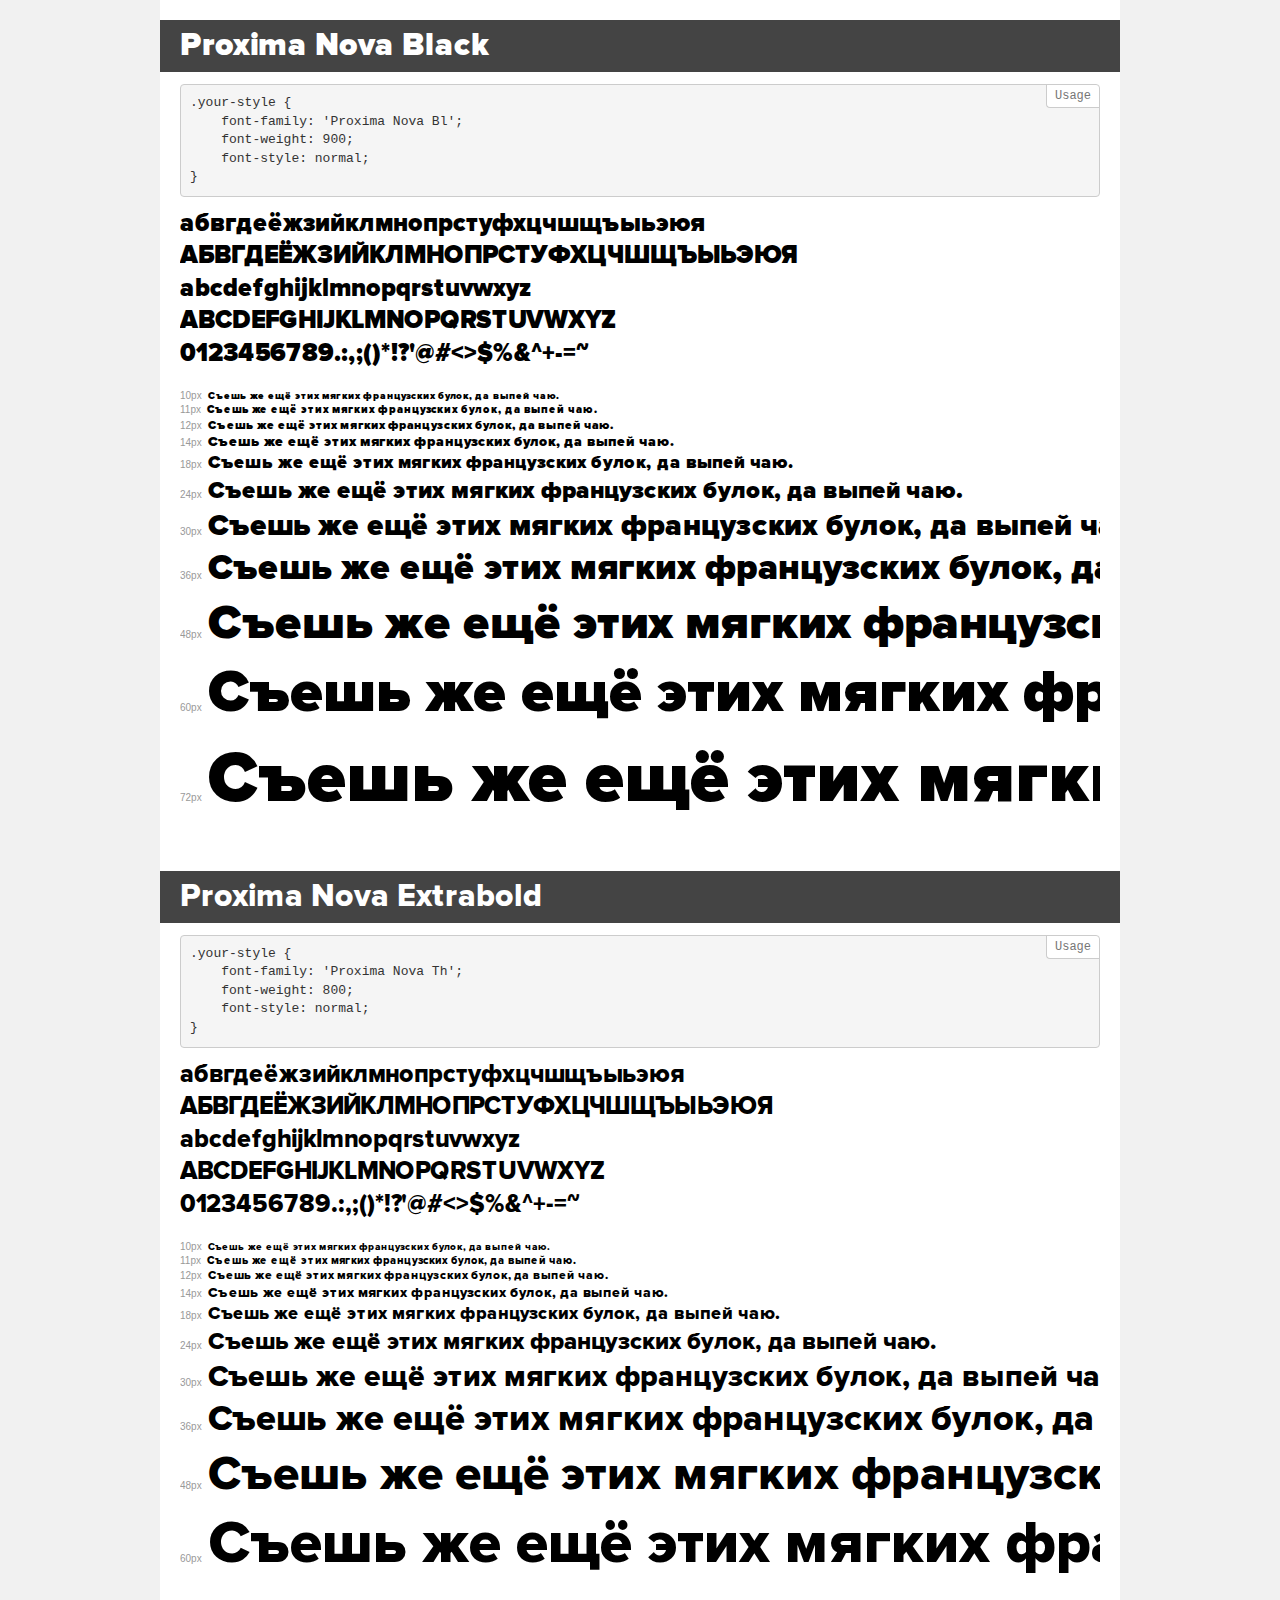
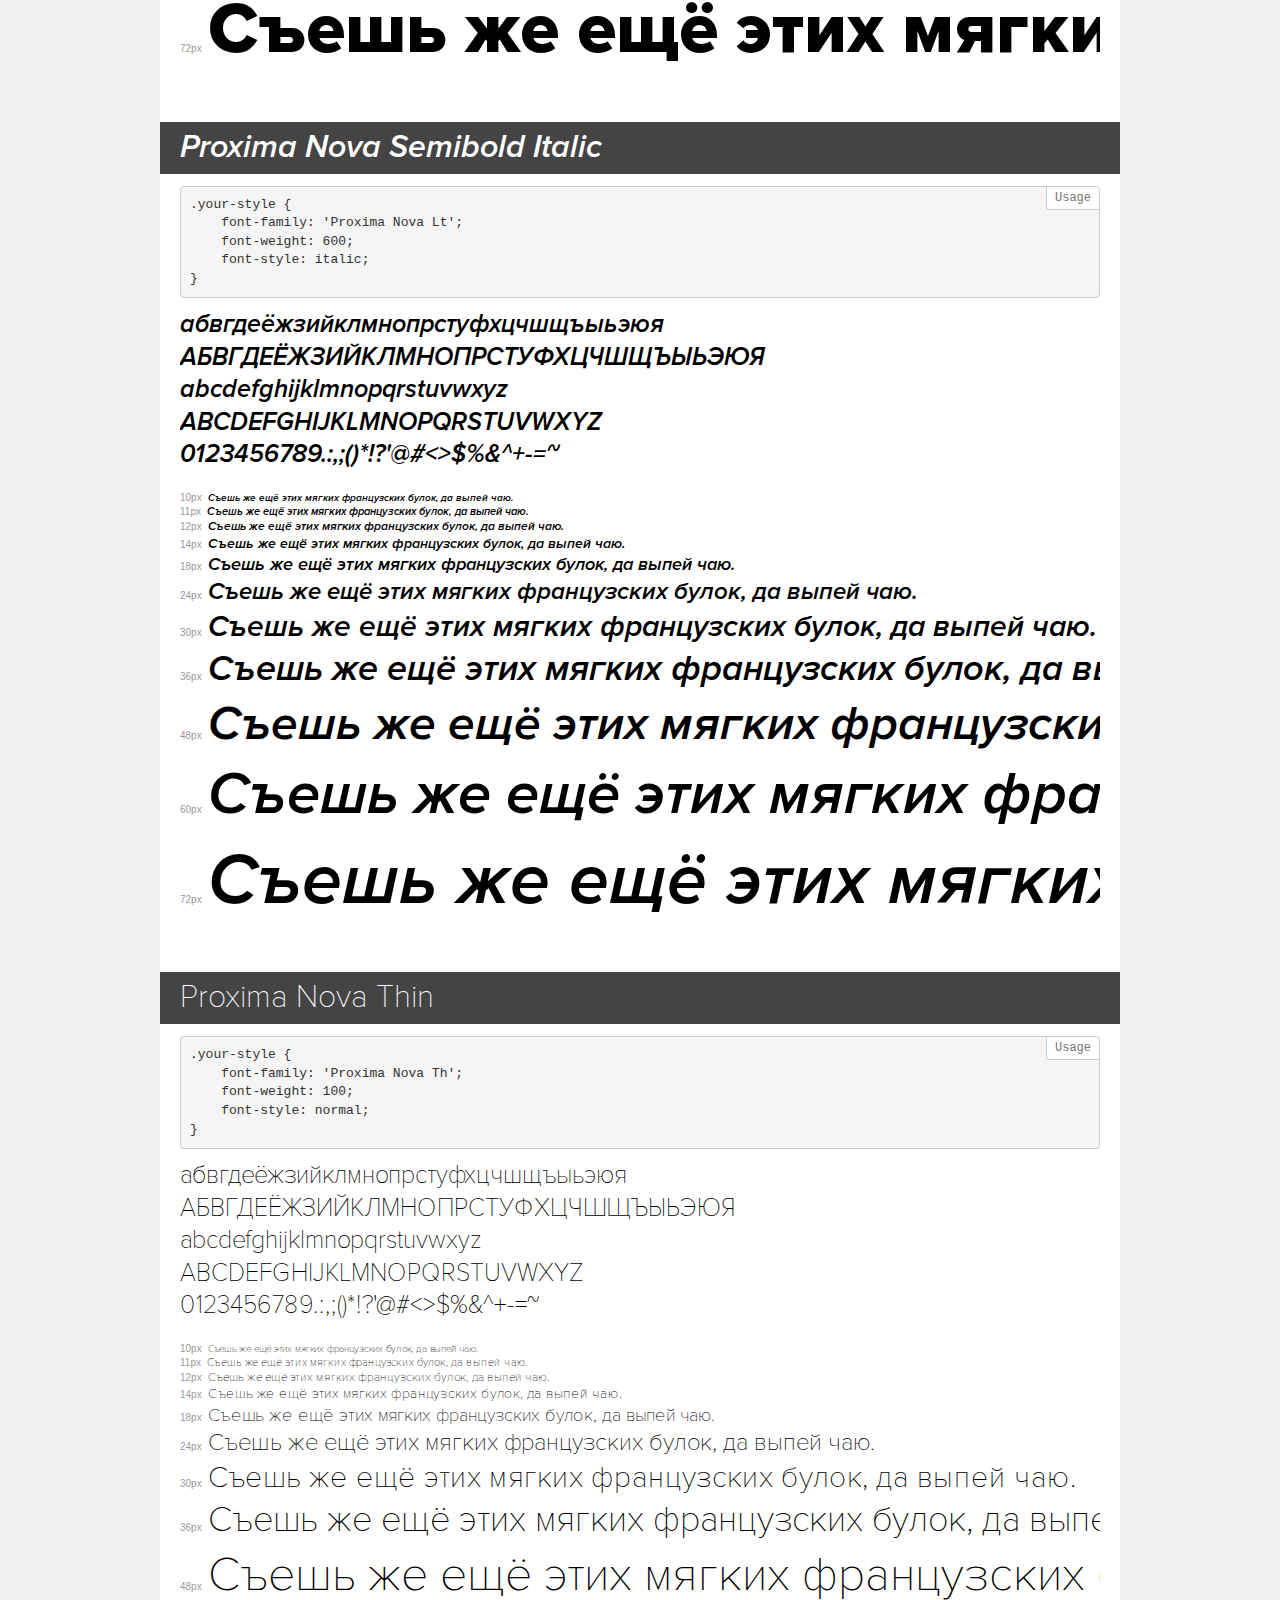
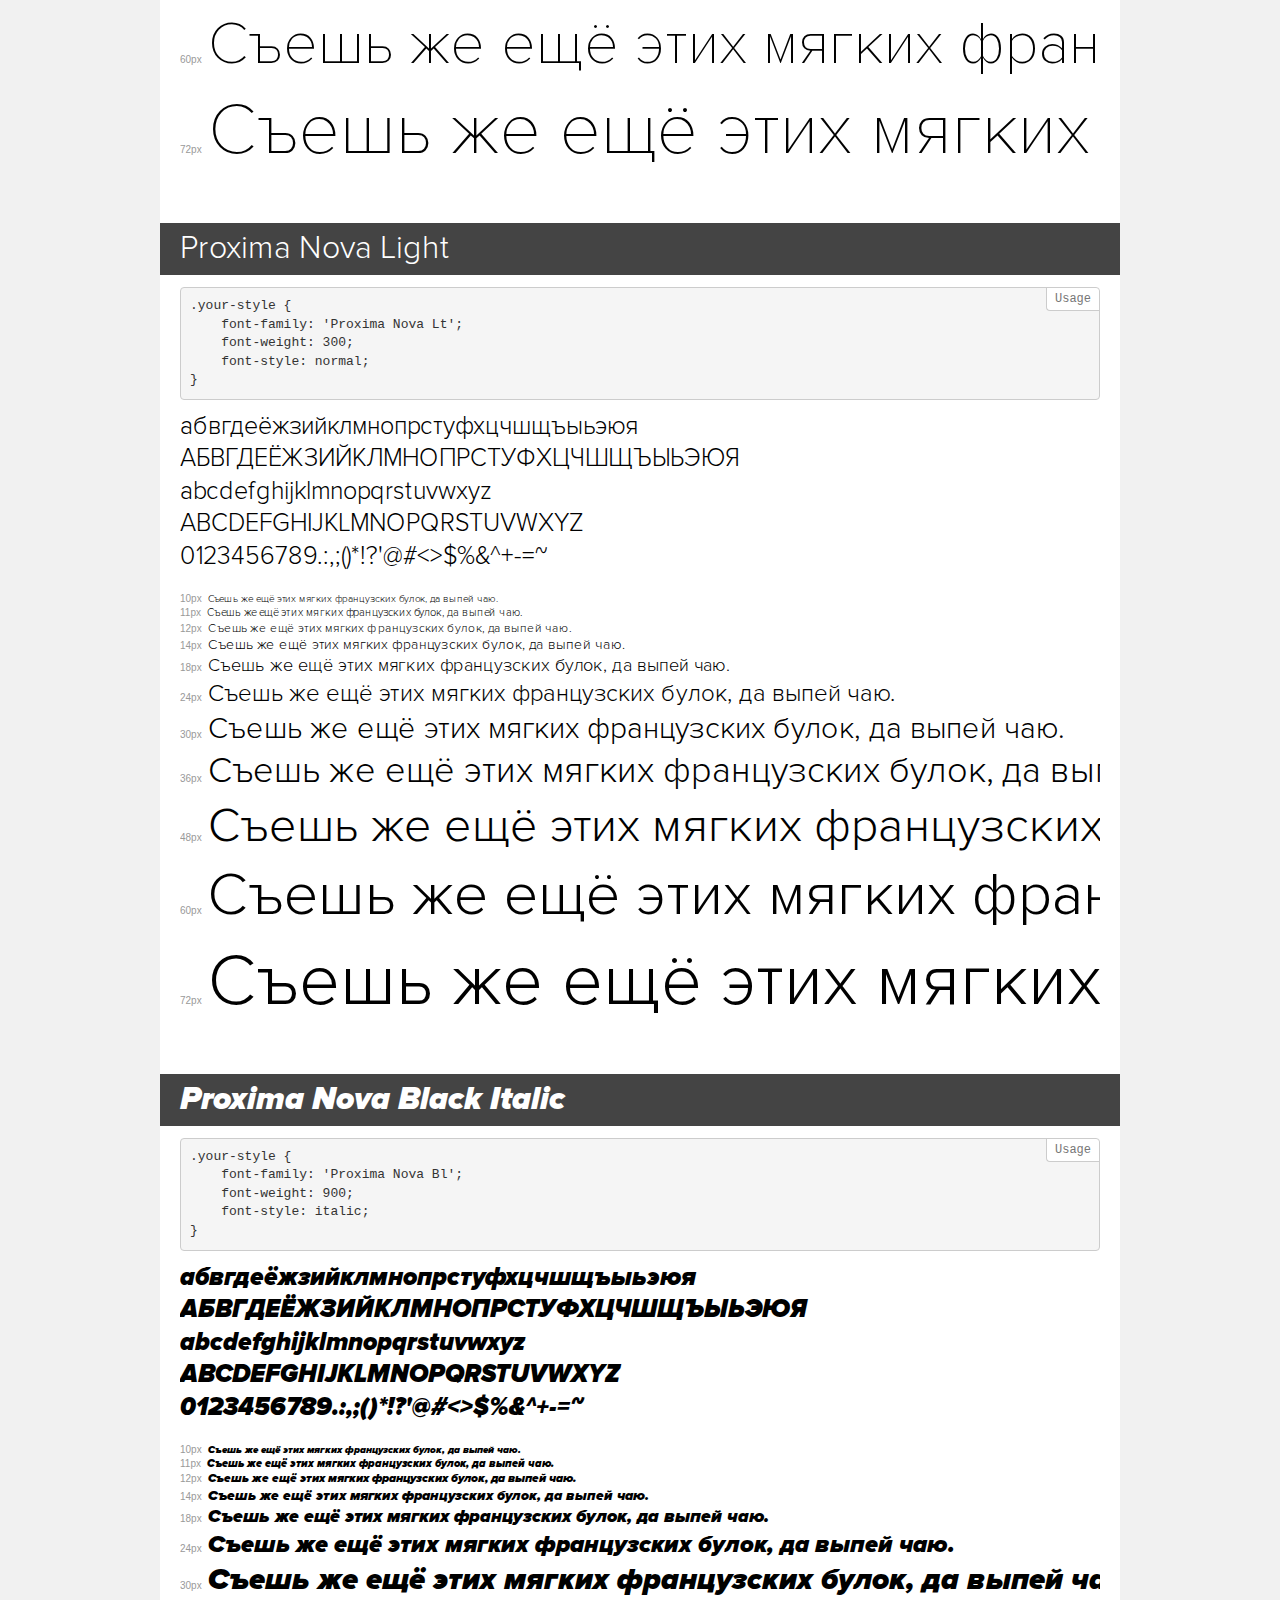
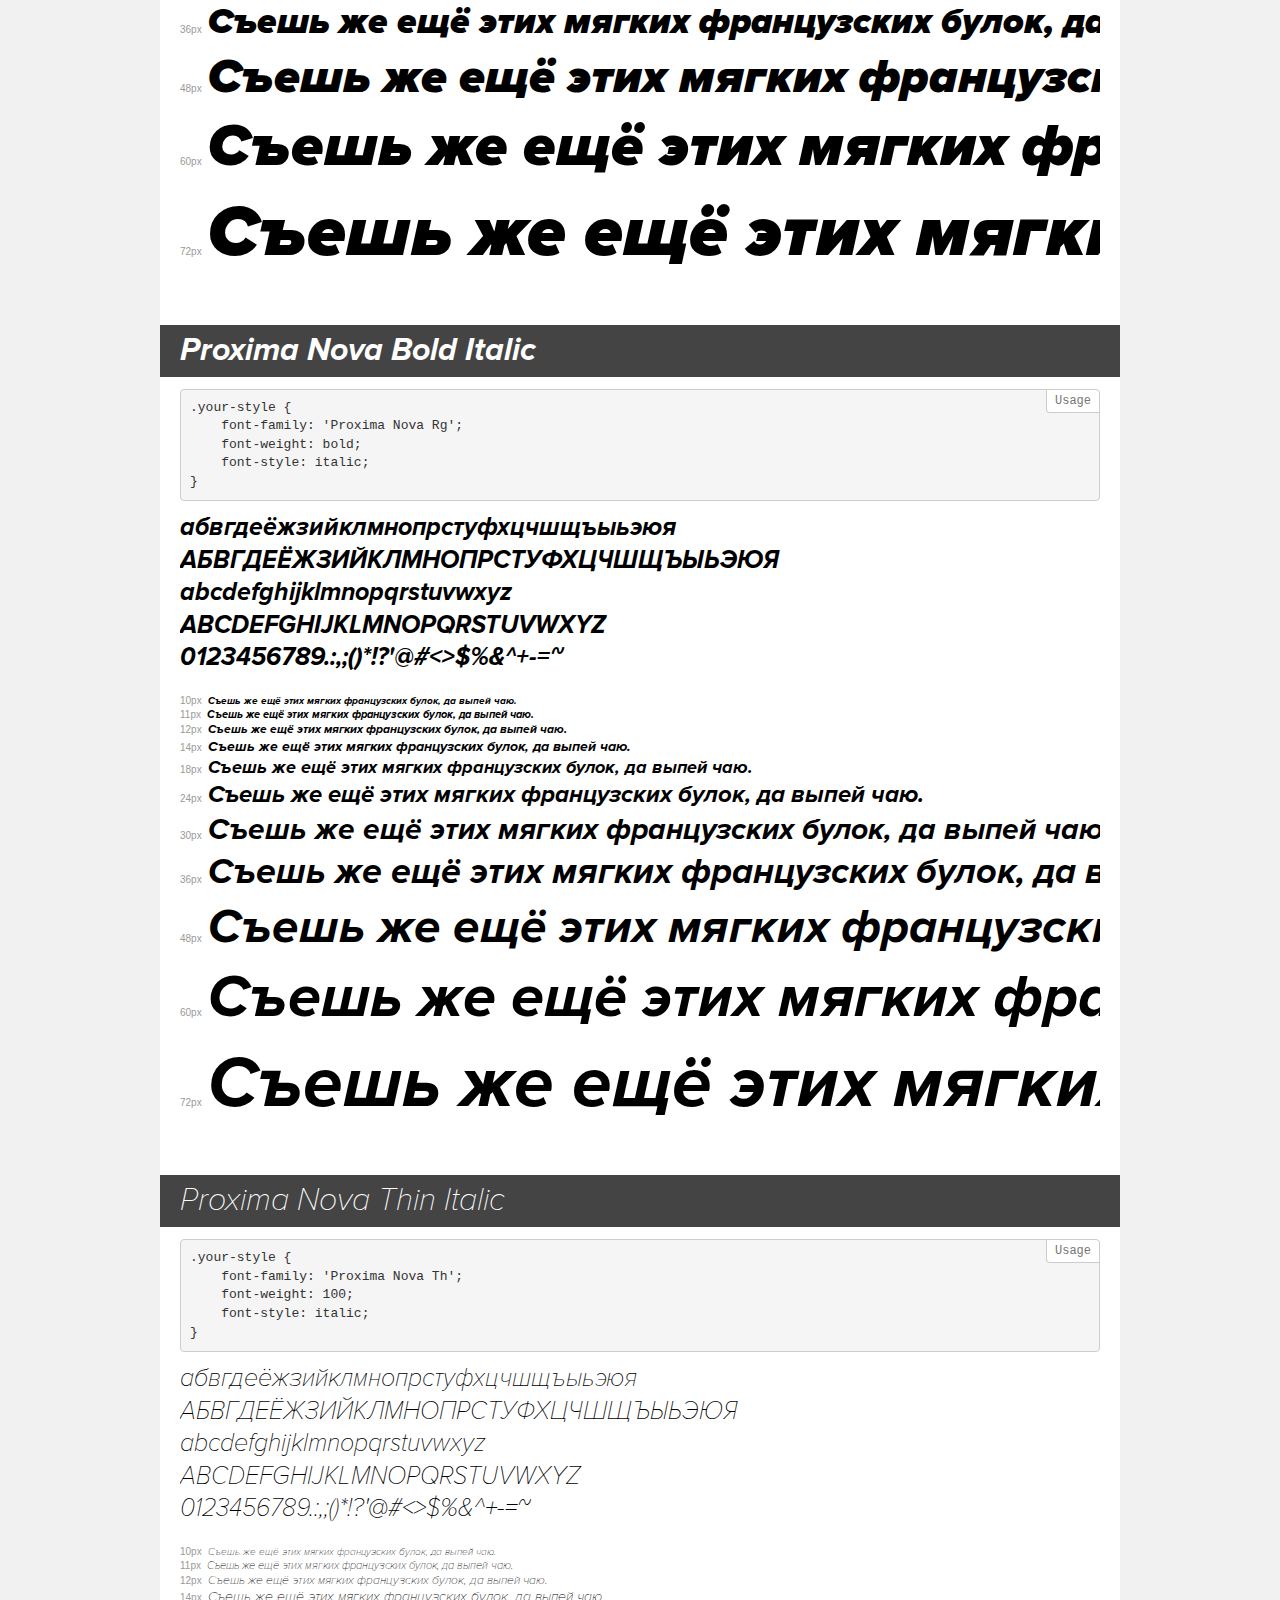
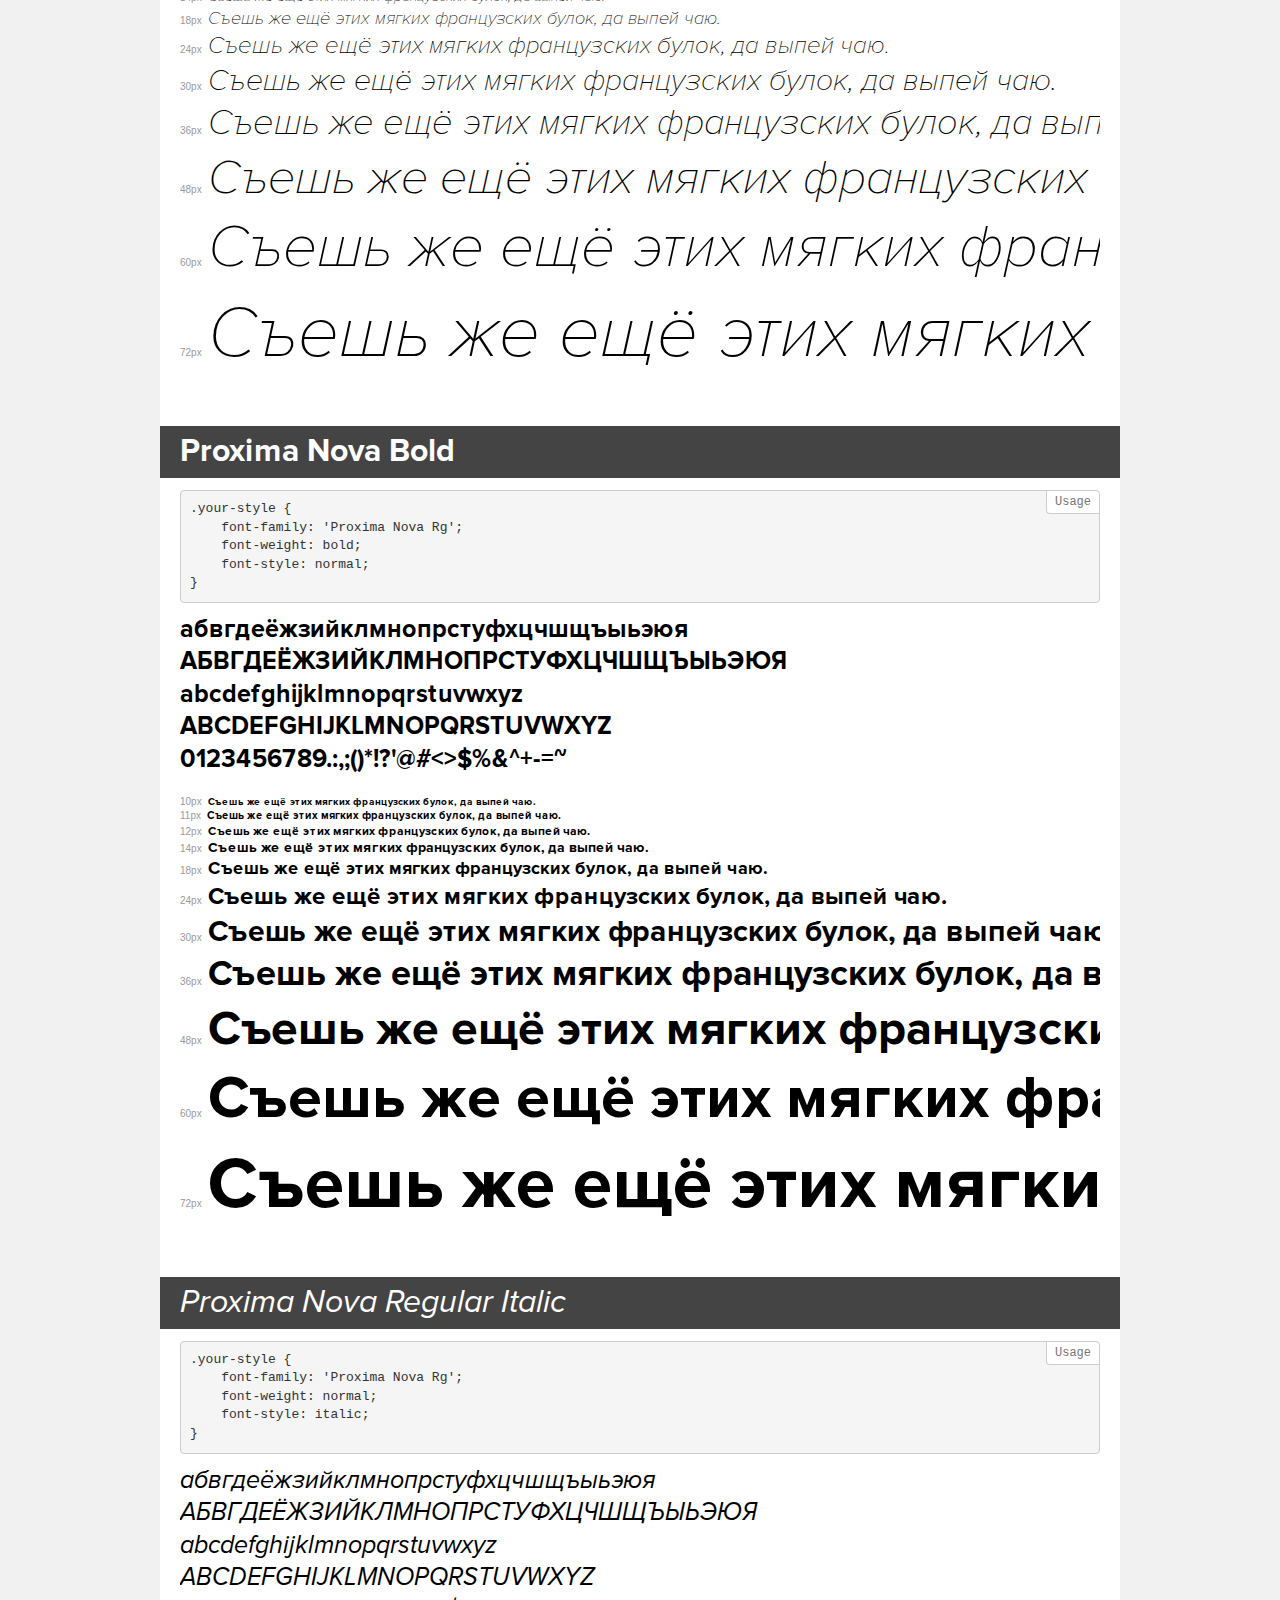
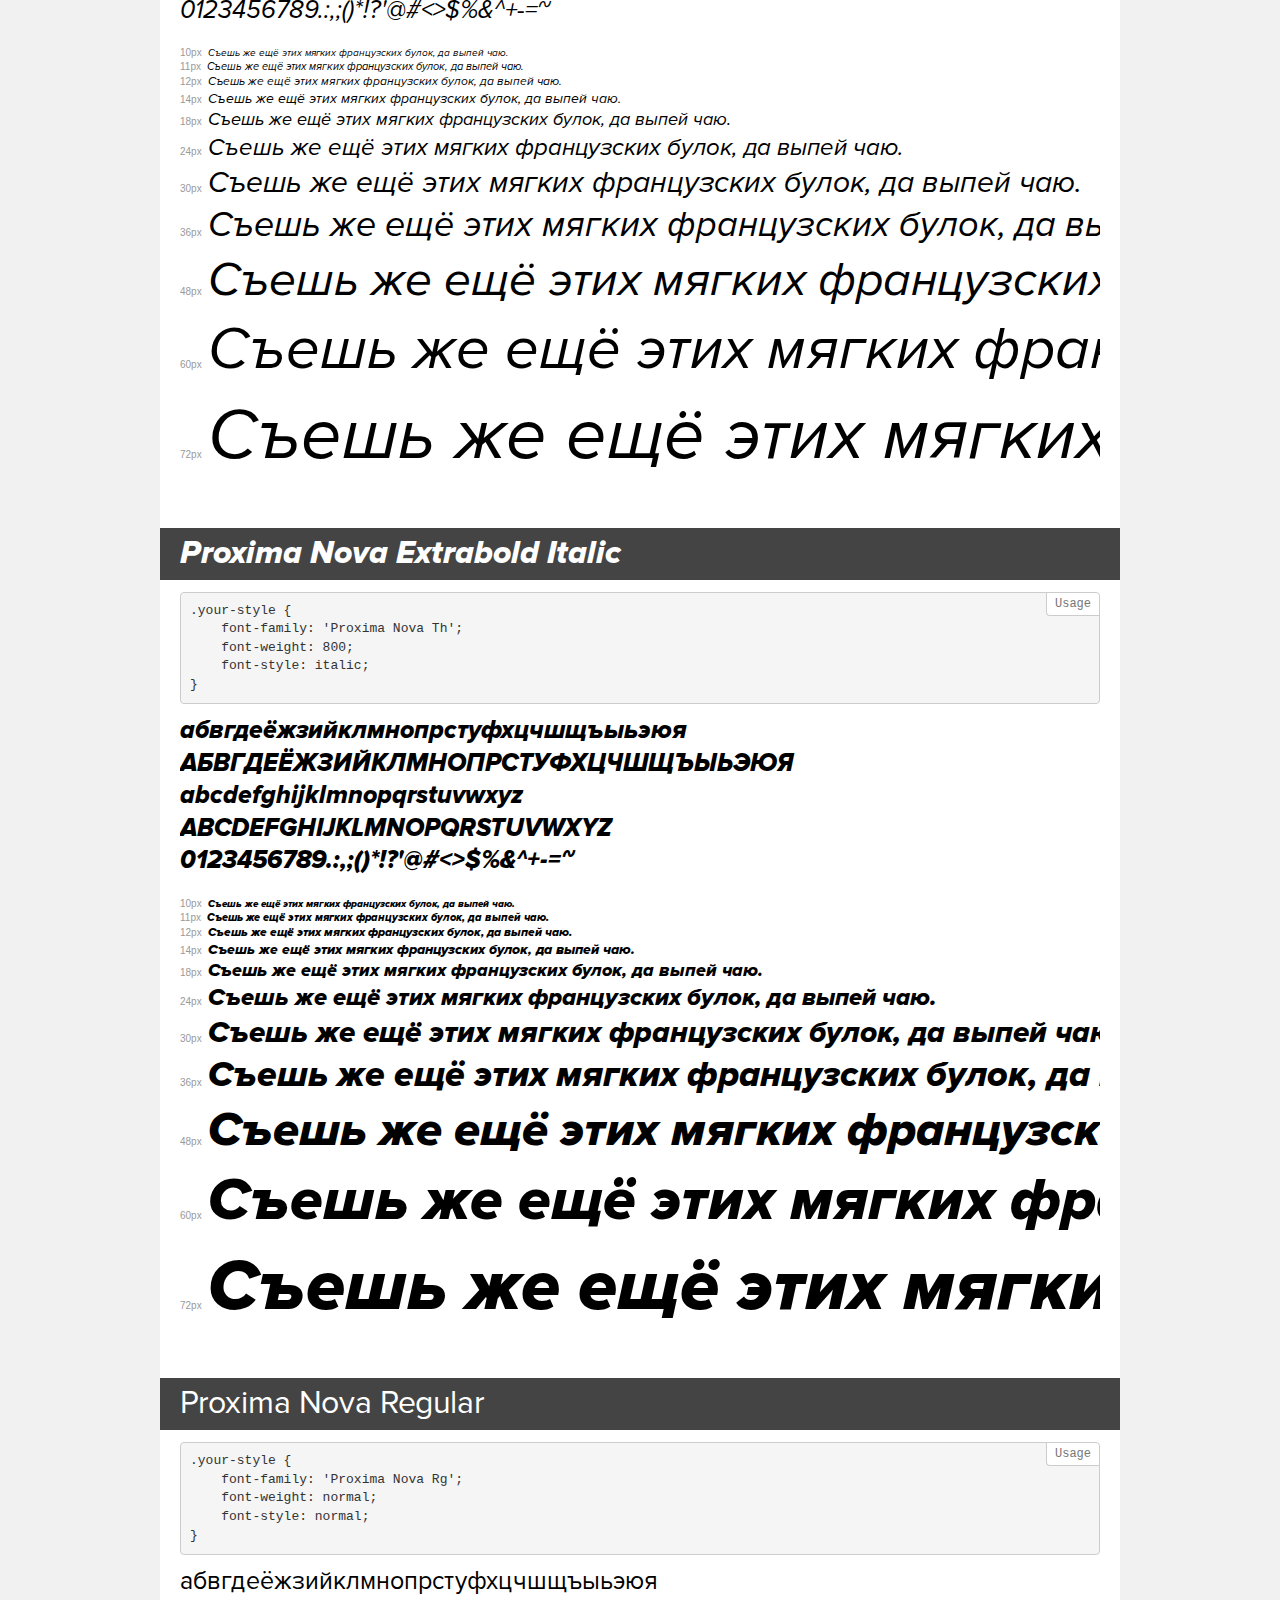
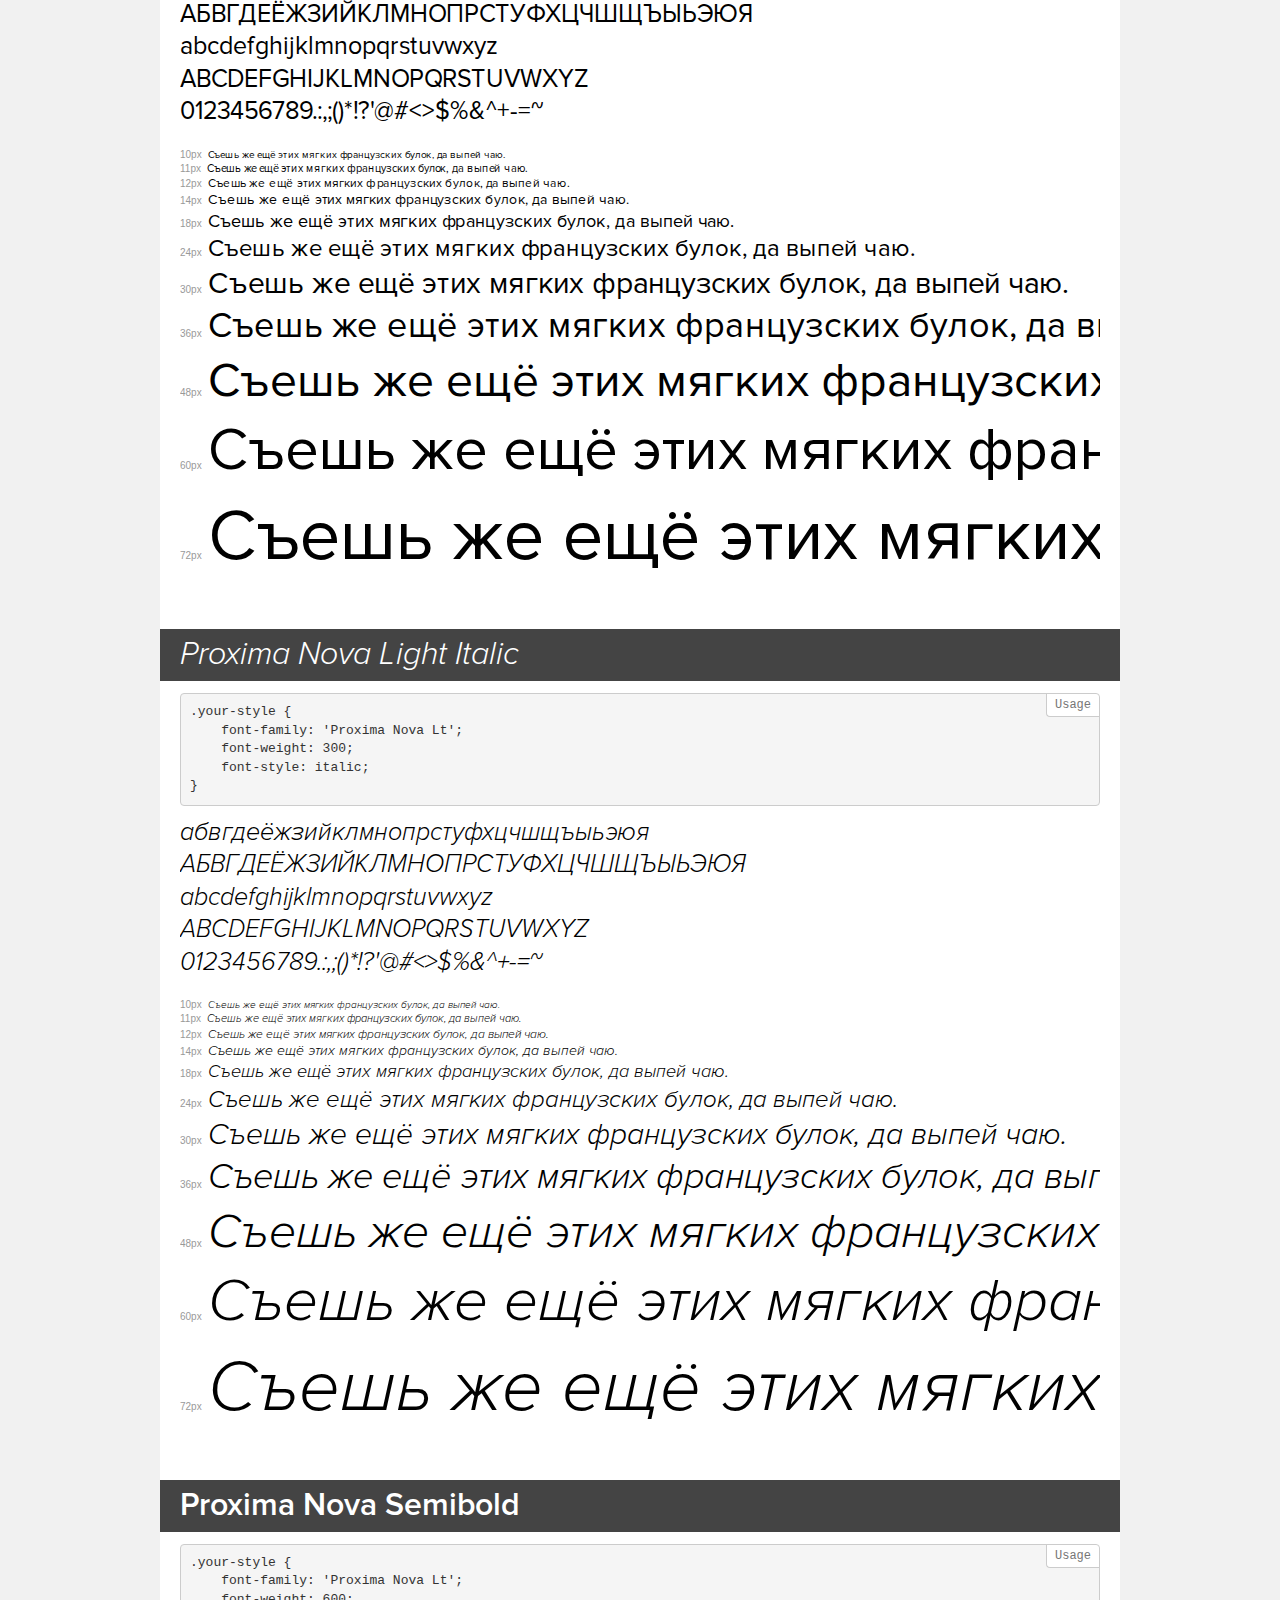
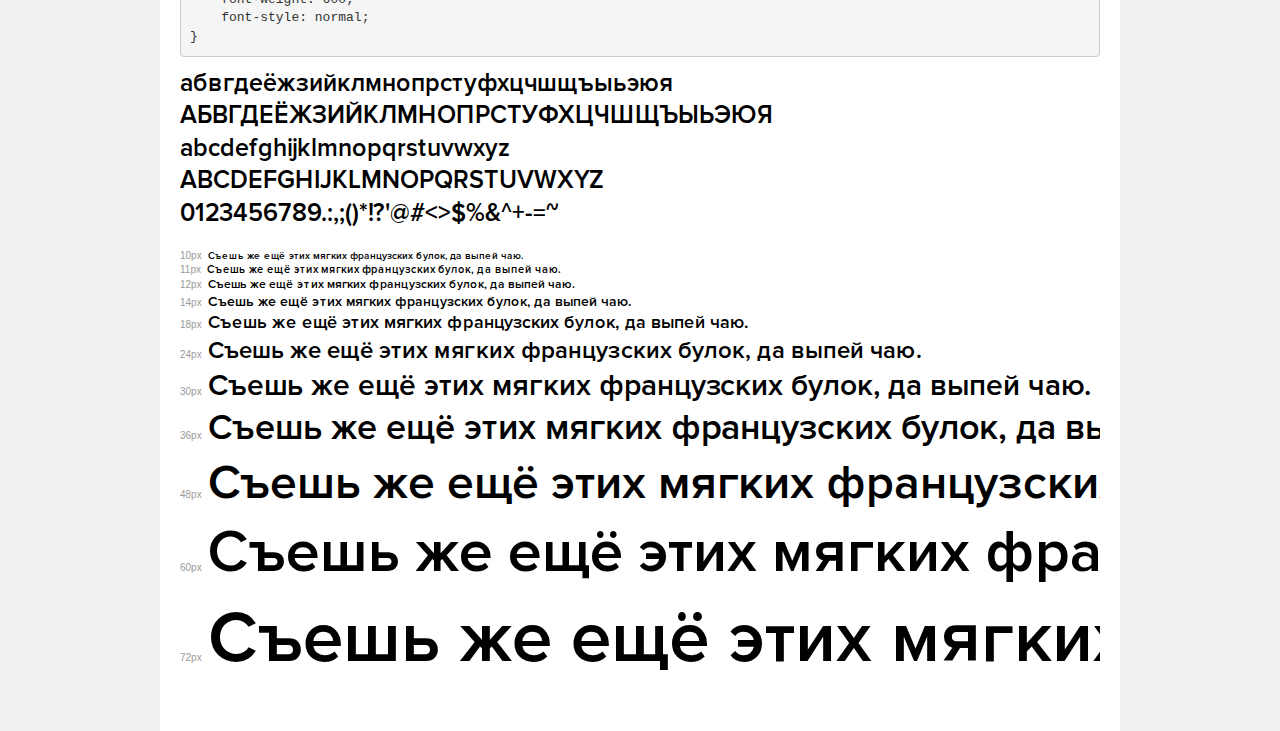
<file: task-8-text2/fonts/ProximaNova/demo.html>
<!DOCTYPE html>
<html>
<head>
    <meta charset="utf-8">
    <meta http-equiv="X-UA-Compatible" content="IE=edge">
    <meta name="viewport" content="width=device-width, initial-scale=1">
    <meta name="robots" content="noindex, noarchive">
    <meta name="format-detection" content="telephone=no">
    <title>Transfonter demo</title>
    <link href="stylesheet.css" rel="stylesheet">
    <style>
        /*
        http://meyerweb.com/eric/tools/css/reset/
        v2.0 | 20110126
        License: none (public domain)
        */
        html, body, div, span, applet, object, iframe,
        h1, h2, h3, h4, h5, h6, p, blockquote, pre,
        a, abbr, acronym, address, big, cite, code,
        del, dfn, em, img, ins, kbd, q, s, samp,
        small, strike, strong, sub, sup, tt, var,
        b, u, i, center,
        dl, dt, dd, ol, ul, li,
        fieldset, form, label, legend,
        table, caption, tbody, tfoot, thead, tr, th, td,
        article, aside, canvas, details, embed,
        figure, figcaption, footer, header, hgroup,
        menu, nav, output, ruby, section, summary,
        time, mark, audio, video {
            margin: 0;
            padding: 0;
            border: 0;
            font-size: 100%;
            font: inherit;
            vertical-align: baseline;
        }
        /* HTML5 display-role reset for older browsers */
        article, aside, details, figcaption, figure,
        footer, header, hgroup, menu, nav, section {
            display: block;
        }
        body {
            line-height: 1;
        }
        ol, ul {
            list-style: none;
        }
        blockquote, q {
            quotes: none;
        }
        blockquote:before, blockquote:after,
        q:before, q:after {
            content: '';
            content: none;
        }
        table {
            border-collapse: collapse;
            border-spacing: 0;
        }
        /* common styles */
        body {
            background: #f1f1f1;
            color: #000;
        }
        .page {
            background: #fff;
            width: 920px;
            margin: 0 auto;
            padding: 20px 20px 0 20px;
            overflow: hidden;
        }
        .font-container {
            overflow-x: auto;
            overflow-y: hidden;
            margin-bottom: 40px;
            line-height: 1.3;
            white-space: nowrap;
            padding-bottom: 5px;
        }
        h1 {
            position: relative;
            background: #444;
            font-size: 32px;
            color: #fff;
            padding: 10px 20px;
            margin: 0 -20px 12px -20px;
        }
        .letters {
            font-size: 25px;
            margin-bottom: 20px;
        }
        .s10:before {
            content: '10px';
        }
        .s11:before {
            content: '11px';
        }
        .s12:before {
            content: '12px';
        }
        .s14:before {
            content: '14px';
        }
        .s18:before {
            content: '18px';
        }
        .s24:before {
            content: '24px';
        }
        .s30:before {
            content: '30px';
        }
        .s36:before {
            content: '36px';
        }
        .s48:before {
            content: '48px';
        }
        .s60:before {
            content: '60px';
        }
        .s72:before {
            content: '72px';
        }
        .s10:before, .s11:before, .s12:before, .s14:before,
        .s18:before, .s24:before, .s30:before, .s36:before,
        .s48:before, .s60:before, .s72:before {
            font-family: Arial, sans-serif;
            font-size: 10px;
            font-weight: normal;
            font-style: normal;
            color: #999;
            padding-right: 6px;
        }
        pre {
            display: block;
            position: relative;
            padding: 9px;
            margin: 0 0 10px;
            font-family: Monaco, Menlo, Consolas, "Courier New", monospace !important;
            font-size: 13px;
            line-height: 1.428571429;
            color: #333;
            font-weight: normal !important;
            font-style: normal !important;
            background-color: #f5f5f5;
            border: 1px solid #ccc;
            overflow-x: auto;
            border-radius: 4px;
        }
        pre:after {
            display: block;
            position: absolute;
            right: 0;
            top: 0;
            content: 'Usage';
            line-height: 1;
            padding: 5px 8px;
            font-size: 12px;
            color: #767676;
            background-color: #fff;
            border: 1px solid #ccc;
            border-right: none;
            border-top: none;
            border-radius: 0 4px 0 4px;
            z-index: 10;
        }
        /* responsive */
        @media (max-width: 959px) {
            .page {
                width: auto;
                margin: 0;
            }
        }
    </style>
</head>
<body>
<div class="page">
    <div class="demo" style="font-family: 'Proxima Nova Bl'; font-weight: 900; font-style: normal;">
        <h1>Proxima Nova Black</h1>
        <pre>.your-style {
    font-family: 'Proxima Nova Bl';
    font-weight: 900;
    font-style: normal;
}</pre>
        <div class="font-container">
            <p class="letters">
                абвгдеёжзийклмнопрстуфхцчшщъыьэюя<br>
АБВГДЕЁЖЗИЙКЛМНОПРСТУФХЦЧШЩЪЫЬЭЮЯ<br>
abcdefghijklmnopqrstuvwxyz<br>
ABCDEFGHIJKLMNOPQRSTUVWXYZ<br>
                0123456789.:,;()*!?'@#<>$%&^+-=~
            </p>
            <p class="s10" style="font-size: 10px;">Съешь же ещё этих мягких французских булок, да выпей чаю.</p>
            <p class="s11" style="font-size: 11px;">Съешь же ещё этих мягких французских булок, да выпей чаю.</p>
            <p class="s12" style="font-size: 12px;">Съешь же ещё этих мягких французских булок, да выпей чаю.</p>
            <p class="s14" style="font-size: 14px;">Съешь же ещё этих мягких французских булок, да выпей чаю.</p>
            <p class="s18" style="font-size: 18px;">Съешь же ещё этих мягких французских булок, да выпей чаю.</p>
            <p class="s24" style="font-size: 24px;">Съешь же ещё этих мягких французских булок, да выпей чаю.</p>
            <p class="s30" style="font-size: 30px;">Съешь же ещё этих мягких французских булок, да выпей чаю.</p>
            <p class="s36" style="font-size: 36px;">Съешь же ещё этих мягких французских булок, да выпей чаю.</p>
            <p class="s48" style="font-size: 48px;">Съешь же ещё этих мягких французских булок, да выпей чаю.</p>
            <p class="s60" style="font-size: 60px;">Съешь же ещё этих мягких французских булок, да выпей чаю.</p>
            <p class="s72" style="font-size: 72px;">Съешь же ещё этих мягких французских булок, да выпей чаю.</p>
        </div>
    </div>
    <div class="demo" style="font-family: 'Proxima Nova Th'; font-weight: 800; font-style: normal;">
        <h1>Proxima Nova Extrabold</h1>
        <pre>.your-style {
    font-family: 'Proxima Nova Th';
    font-weight: 800;
    font-style: normal;
}</pre>
        <div class="font-container">
            <p class="letters">
                абвгдеёжзийклмнопрстуфхцчшщъыьэюя<br>
АБВГДЕЁЖЗИЙКЛМНОПРСТУФХЦЧШЩЪЫЬЭЮЯ<br>
abcdefghijklmnopqrstuvwxyz<br>
ABCDEFGHIJKLMNOPQRSTUVWXYZ<br>
                0123456789.:,;()*!?'@#<>$%&^+-=~
            </p>
            <p class="s10" style="font-size: 10px;">Съешь же ещё этих мягких французских булок, да выпей чаю.</p>
            <p class="s11" style="font-size: 11px;">Съешь же ещё этих мягких французских булок, да выпей чаю.</p>
            <p class="s12" style="font-size: 12px;">Съешь же ещё этих мягких французских булок, да выпей чаю.</p>
            <p class="s14" style="font-size: 14px;">Съешь же ещё этих мягких французских булок, да выпей чаю.</p>
            <p class="s18" style="font-size: 18px;">Съешь же ещё этих мягких французских булок, да выпей чаю.</p>
            <p class="s24" style="font-size: 24px;">Съешь же ещё этих мягких французских булок, да выпей чаю.</p>
            <p class="s30" style="font-size: 30px;">Съешь же ещё этих мягких французских булок, да выпей чаю.</p>
            <p class="s36" style="font-size: 36px;">Съешь же ещё этих мягких французских булок, да выпей чаю.</p>
            <p class="s48" style="font-size: 48px;">Съешь же ещё этих мягких французских булок, да выпей чаю.</p>
            <p class="s60" style="font-size: 60px;">Съешь же ещё этих мягких французских булок, да выпей чаю.</p>
            <p class="s72" style="font-size: 72px;">Съешь же ещё этих мягких французских булок, да выпей чаю.</p>
        </div>
    </div>
    <div class="demo" style="font-family: 'Proxima Nova Lt'; font-weight: 600; font-style: italic;">
        <h1>Proxima Nova Semibold Italic</h1>
        <pre>.your-style {
    font-family: 'Proxima Nova Lt';
    font-weight: 600;
    font-style: italic;
}</pre>
        <div class="font-container">
            <p class="letters">
                абвгдеёжзийклмнопрстуфхцчшщъыьэюя<br>
АБВГДЕЁЖЗИЙКЛМНОПРСТУФХЦЧШЩЪЫЬЭЮЯ<br>
abcdefghijklmnopqrstuvwxyz<br>
ABCDEFGHIJKLMNOPQRSTUVWXYZ<br>
                0123456789.:,;()*!?'@#<>$%&^+-=~
            </p>
            <p class="s10" style="font-size: 10px;">Съешь же ещё этих мягких французских булок, да выпей чаю.</p>
            <p class="s11" style="font-size: 11px;">Съешь же ещё этих мягких французских булок, да выпей чаю.</p>
            <p class="s12" style="font-size: 12px;">Съешь же ещё этих мягких французских булок, да выпей чаю.</p>
            <p class="s14" style="font-size: 14px;">Съешь же ещё этих мягких французских булок, да выпей чаю.</p>
            <p class="s18" style="font-size: 18px;">Съешь же ещё этих мягких французских булок, да выпей чаю.</p>
            <p class="s24" style="font-size: 24px;">Съешь же ещё этих мягких французских булок, да выпей чаю.</p>
            <p class="s30" style="font-size: 30px;">Съешь же ещё этих мягких французских булок, да выпей чаю.</p>
            <p class="s36" style="font-size: 36px;">Съешь же ещё этих мягких французских булок, да выпей чаю.</p>
            <p class="s48" style="font-size: 48px;">Съешь же ещё этих мягких французских булок, да выпей чаю.</p>
            <p class="s60" style="font-size: 60px;">Съешь же ещё этих мягких французских булок, да выпей чаю.</p>
            <p class="s72" style="font-size: 72px;">Съешь же ещё этих мягких французских булок, да выпей чаю.</p>
        </div>
    </div>
    <div class="demo" style="font-family: 'Proxima Nova Th'; font-weight: 100; font-style: normal;">
        <h1>Proxima Nova Thin</h1>
        <pre>.your-style {
    font-family: 'Proxima Nova Th';
    font-weight: 100;
    font-style: normal;
}</pre>
        <div class="font-container">
            <p class="letters">
                абвгдеёжзийклмнопрстуфхцчшщъыьэюя<br>
АБВГДЕЁЖЗИЙКЛМНОПРСТУФХЦЧШЩЪЫЬЭЮЯ<br>
abcdefghijklmnopqrstuvwxyz<br>
ABCDEFGHIJKLMNOPQRSTUVWXYZ<br>
                0123456789.:,;()*!?'@#<>$%&^+-=~
            </p>
            <p class="s10" style="font-size: 10px;">Съешь же ещё этих мягких французских булок, да выпей чаю.</p>
            <p class="s11" style="font-size: 11px;">Съешь же ещё этих мягких французских булок, да выпей чаю.</p>
            <p class="s12" style="font-size: 12px;">Съешь же ещё этих мягких французских булок, да выпей чаю.</p>
            <p class="s14" style="font-size: 14px;">Съешь же ещё этих мягких французских булок, да выпей чаю.</p>
            <p class="s18" style="font-size: 18px;">Съешь же ещё этих мягких французских булок, да выпей чаю.</p>
            <p class="s24" style="font-size: 24px;">Съешь же ещё этих мягких французских булок, да выпей чаю.</p>
            <p class="s30" style="font-size: 30px;">Съешь же ещё этих мягких французских булок, да выпей чаю.</p>
            <p class="s36" style="font-size: 36px;">Съешь же ещё этих мягких французских булок, да выпей чаю.</p>
            <p class="s48" style="font-size: 48px;">Съешь же ещё этих мягких французских булок, да выпей чаю.</p>
            <p class="s60" style="font-size: 60px;">Съешь же ещё этих мягких французских булок, да выпей чаю.</p>
            <p class="s72" style="font-size: 72px;">Съешь же ещё этих мягких французских булок, да выпей чаю.</p>
        </div>
    </div>
    <div class="demo" style="font-family: 'Proxima Nova Lt'; font-weight: 300; font-style: normal;">
        <h1>Proxima Nova Light</h1>
        <pre>.your-style {
    font-family: 'Proxima Nova Lt';
    font-weight: 300;
    font-style: normal;
}</pre>
        <div class="font-container">
            <p class="letters">
                абвгдеёжзийклмнопрстуфхцчшщъыьэюя<br>
АБВГДЕЁЖЗИЙКЛМНОПРСТУФХЦЧШЩЪЫЬЭЮЯ<br>
abcdefghijklmnopqrstuvwxyz<br>
ABCDEFGHIJKLMNOPQRSTUVWXYZ<br>
                0123456789.:,;()*!?'@#<>$%&^+-=~
            </p>
            <p class="s10" style="font-size: 10px;">Съешь же ещё этих мягких французских булок, да выпей чаю.</p>
            <p class="s11" style="font-size: 11px;">Съешь же ещё этих мягких французских булок, да выпей чаю.</p>
            <p class="s12" style="font-size: 12px;">Съешь же ещё этих мягких французских булок, да выпей чаю.</p>
            <p class="s14" style="font-size: 14px;">Съешь же ещё этих мягких французских булок, да выпей чаю.</p>
            <p class="s18" style="font-size: 18px;">Съешь же ещё этих мягких французских булок, да выпей чаю.</p>
            <p class="s24" style="font-size: 24px;">Съешь же ещё этих мягких французских булок, да выпей чаю.</p>
            <p class="s30" style="font-size: 30px;">Съешь же ещё этих мягких французских булок, да выпей чаю.</p>
            <p class="s36" style="font-size: 36px;">Съешь же ещё этих мягких французских булок, да выпей чаю.</p>
            <p class="s48" style="font-size: 48px;">Съешь же ещё этих мягких французских булок, да выпей чаю.</p>
            <p class="s60" style="font-size: 60px;">Съешь же ещё этих мягких французских булок, да выпей чаю.</p>
            <p class="s72" style="font-size: 72px;">Съешь же ещё этих мягких французских булок, да выпей чаю.</p>
        </div>
    </div>
    <div class="demo" style="font-family: 'Proxima Nova Bl'; font-weight: 900; font-style: italic;">
        <h1>Proxima Nova Black Italic</h1>
        <pre>.your-style {
    font-family: 'Proxima Nova Bl';
    font-weight: 900;
    font-style: italic;
}</pre>
        <div class="font-container">
            <p class="letters">
                абвгдеёжзийклмнопрстуфхцчшщъыьэюя<br>
АБВГДЕЁЖЗИЙКЛМНОПРСТУФХЦЧШЩЪЫЬЭЮЯ<br>
abcdefghijklmnopqrstuvwxyz<br>
ABCDEFGHIJKLMNOPQRSTUVWXYZ<br>
                0123456789.:,;()*!?'@#<>$%&^+-=~
            </p>
            <p class="s10" style="font-size: 10px;">Съешь же ещё этих мягких французских булок, да выпей чаю.</p>
            <p class="s11" style="font-size: 11px;">Съешь же ещё этих мягких французских булок, да выпей чаю.</p>
            <p class="s12" style="font-size: 12px;">Съешь же ещё этих мягких французских булок, да выпей чаю.</p>
            <p class="s14" style="font-size: 14px;">Съешь же ещё этих мягких французских булок, да выпей чаю.</p>
            <p class="s18" style="font-size: 18px;">Съешь же ещё этих мягких французских булок, да выпей чаю.</p>
            <p class="s24" style="font-size: 24px;">Съешь же ещё этих мягких французских булок, да выпей чаю.</p>
            <p class="s30" style="font-size: 30px;">Съешь же ещё этих мягких французских булок, да выпей чаю.</p>
            <p class="s36" style="font-size: 36px;">Съешь же ещё этих мягких французских булок, да выпей чаю.</p>
            <p class="s48" style="font-size: 48px;">Съешь же ещё этих мягких французских булок, да выпей чаю.</p>
            <p class="s60" style="font-size: 60px;">Съешь же ещё этих мягких французских булок, да выпей чаю.</p>
            <p class="s72" style="font-size: 72px;">Съешь же ещё этих мягких французских булок, да выпей чаю.</p>
        </div>
    </div>
    <div class="demo" style="font-family: 'Proxima Nova Rg'; font-weight: bold; font-style: italic;">
        <h1>Proxima Nova Bold Italic</h1>
        <pre>.your-style {
    font-family: 'Proxima Nova Rg';
    font-weight: bold;
    font-style: italic;
}</pre>
        <div class="font-container">
            <p class="letters">
                абвгдеёжзийклмнопрстуфхцчшщъыьэюя<br>
АБВГДЕЁЖЗИЙКЛМНОПРСТУФХЦЧШЩЪЫЬЭЮЯ<br>
abcdefghijklmnopqrstuvwxyz<br>
ABCDEFGHIJKLMNOPQRSTUVWXYZ<br>
                0123456789.:,;()*!?'@#<>$%&^+-=~
            </p>
            <p class="s10" style="font-size: 10px;">Съешь же ещё этих мягких французских булок, да выпей чаю.</p>
            <p class="s11" style="font-size: 11px;">Съешь же ещё этих мягких французских булок, да выпей чаю.</p>
            <p class="s12" style="font-size: 12px;">Съешь же ещё этих мягких французских булок, да выпей чаю.</p>
            <p class="s14" style="font-size: 14px;">Съешь же ещё этих мягких французских булок, да выпей чаю.</p>
            <p class="s18" style="font-size: 18px;">Съешь же ещё этих мягких французских булок, да выпей чаю.</p>
            <p class="s24" style="font-size: 24px;">Съешь же ещё этих мягких французских булок, да выпей чаю.</p>
            <p class="s30" style="font-size: 30px;">Съешь же ещё этих мягких французских булок, да выпей чаю.</p>
            <p class="s36" style="font-size: 36px;">Съешь же ещё этих мягких французских булок, да выпей чаю.</p>
            <p class="s48" style="font-size: 48px;">Съешь же ещё этих мягких французских булок, да выпей чаю.</p>
            <p class="s60" style="font-size: 60px;">Съешь же ещё этих мягких французских булок, да выпей чаю.</p>
            <p class="s72" style="font-size: 72px;">Съешь же ещё этих мягких французских булок, да выпей чаю.</p>
        </div>
    </div>
    <div class="demo" style="font-family: 'Proxima Nova Th'; font-weight: 100; font-style: italic;">
        <h1>Proxima Nova Thin Italic</h1>
        <pre>.your-style {
    font-family: 'Proxima Nova Th';
    font-weight: 100;
    font-style: italic;
}</pre>
        <div class="font-container">
            <p class="letters">
                абвгдеёжзийклмнопрстуфхцчшщъыьэюя<br>
АБВГДЕЁЖЗИЙКЛМНОПРСТУФХЦЧШЩЪЫЬЭЮЯ<br>
abcdefghijklmnopqrstuvwxyz<br>
ABCDEFGHIJKLMNOPQRSTUVWXYZ<br>
                0123456789.:,;()*!?'@#<>$%&^+-=~
            </p>
            <p class="s10" style="font-size: 10px;">Съешь же ещё этих мягких французских булок, да выпей чаю.</p>
            <p class="s11" style="font-size: 11px;">Съешь же ещё этих мягких французских булок, да выпей чаю.</p>
            <p class="s12" style="font-size: 12px;">Съешь же ещё этих мягких французских булок, да выпей чаю.</p>
            <p class="s14" style="font-size: 14px;">Съешь же ещё этих мягких французских булок, да выпей чаю.</p>
            <p class="s18" style="font-size: 18px;">Съешь же ещё этих мягких французских булок, да выпей чаю.</p>
            <p class="s24" style="font-size: 24px;">Съешь же ещё этих мягких французских булок, да выпей чаю.</p>
            <p class="s30" style="font-size: 30px;">Съешь же ещё этих мягких французских булок, да выпей чаю.</p>
            <p class="s36" style="font-size: 36px;">Съешь же ещё этих мягких французских булок, да выпей чаю.</p>
            <p class="s48" style="font-size: 48px;">Съешь же ещё этих мягких французских булок, да выпей чаю.</p>
            <p class="s60" style="font-size: 60px;">Съешь же ещё этих мягких французских булок, да выпей чаю.</p>
            <p class="s72" style="font-size: 72px;">Съешь же ещё этих мягких французских булок, да выпей чаю.</p>
        </div>
    </div>
    <div class="demo" style="font-family: 'Proxima Nova Rg'; font-weight: bold; font-style: normal;">
        <h1>Proxima Nova Bold</h1>
        <pre>.your-style {
    font-family: 'Proxima Nova Rg';
    font-weight: bold;
    font-style: normal;
}</pre>
        <div class="font-container">
            <p class="letters">
                абвгдеёжзийклмнопрстуфхцчшщъыьэюя<br>
АБВГДЕЁЖЗИЙКЛМНОПРСТУФХЦЧШЩЪЫЬЭЮЯ<br>
abcdefghijklmnopqrstuvwxyz<br>
ABCDEFGHIJKLMNOPQRSTUVWXYZ<br>
                0123456789.:,;()*!?'@#<>$%&^+-=~
            </p>
            <p class="s10" style="font-size: 10px;">Съешь же ещё этих мягких французских булок, да выпей чаю.</p>
            <p class="s11" style="font-size: 11px;">Съешь же ещё этих мягких французских булок, да выпей чаю.</p>
            <p class="s12" style="font-size: 12px;">Съешь же ещё этих мягких французских булок, да выпей чаю.</p>
            <p class="s14" style="font-size: 14px;">Съешь же ещё этих мягких французских булок, да выпей чаю.</p>
            <p class="s18" style="font-size: 18px;">Съешь же ещё этих мягких французских булок, да выпей чаю.</p>
            <p class="s24" style="font-size: 24px;">Съешь же ещё этих мягких французских булок, да выпей чаю.</p>
            <p class="s30" style="font-size: 30px;">Съешь же ещё этих мягких французских булок, да выпей чаю.</p>
            <p class="s36" style="font-size: 36px;">Съешь же ещё этих мягких французских булок, да выпей чаю.</p>
            <p class="s48" style="font-size: 48px;">Съешь же ещё этих мягких французских булок, да выпей чаю.</p>
            <p class="s60" style="font-size: 60px;">Съешь же ещё этих мягких французских булок, да выпей чаю.</p>
            <p class="s72" style="font-size: 72px;">Съешь же ещё этих мягких французских булок, да выпей чаю.</p>
        </div>
    </div>
    <div class="demo" style="font-family: 'Proxima Nova Rg'; font-weight: normal; font-style: italic;">
        <h1>Proxima Nova Regular Italic</h1>
        <pre>.your-style {
    font-family: 'Proxima Nova Rg';
    font-weight: normal;
    font-style: italic;
}</pre>
        <div class="font-container">
            <p class="letters">
                абвгдеёжзийклмнопрстуфхцчшщъыьэюя<br>
АБВГДЕЁЖЗИЙКЛМНОПРСТУФХЦЧШЩЪЫЬЭЮЯ<br>
abcdefghijklmnopqrstuvwxyz<br>
ABCDEFGHIJKLMNOPQRSTUVWXYZ<br>
                0123456789.:,;()*!?'@#<>$%&^+-=~
            </p>
            <p class="s10" style="font-size: 10px;">Съешь же ещё этих мягких французских булок, да выпей чаю.</p>
            <p class="s11" style="font-size: 11px;">Съешь же ещё этих мягких французских булок, да выпей чаю.</p>
            <p class="s12" style="font-size: 12px;">Съешь же ещё этих мягких французских булок, да выпей чаю.</p>
            <p class="s14" style="font-size: 14px;">Съешь же ещё этих мягких французских булок, да выпей чаю.</p>
            <p class="s18" style="font-size: 18px;">Съешь же ещё этих мягких французских булок, да выпей чаю.</p>
            <p class="s24" style="font-size: 24px;">Съешь же ещё этих мягких французских булок, да выпей чаю.</p>
            <p class="s30" style="font-size: 30px;">Съешь же ещё этих мягких французских булок, да выпей чаю.</p>
            <p class="s36" style="font-size: 36px;">Съешь же ещё этих мягких французских булок, да выпей чаю.</p>
            <p class="s48" style="font-size: 48px;">Съешь же ещё этих мягких французских булок, да выпей чаю.</p>
            <p class="s60" style="font-size: 60px;">Съешь же ещё этих мягких французских булок, да выпей чаю.</p>
            <p class="s72" style="font-size: 72px;">Съешь же ещё этих мягких французских булок, да выпей чаю.</p>
        </div>
    </div>
    <div class="demo" style="font-family: 'Proxima Nova Th'; font-weight: 800; font-style: italic;">
        <h1>Proxima Nova Extrabold Italic</h1>
        <pre>.your-style {
    font-family: 'Proxima Nova Th';
    font-weight: 800;
    font-style: italic;
}</pre>
        <div class="font-container">
            <p class="letters">
                абвгдеёжзийклмнопрстуфхцчшщъыьэюя<br>
АБВГДЕЁЖЗИЙКЛМНОПРСТУФХЦЧШЩЪЫЬЭЮЯ<br>
abcdefghijklmnopqrstuvwxyz<br>
ABCDEFGHIJKLMNOPQRSTUVWXYZ<br>
                0123456789.:,;()*!?'@#<>$%&^+-=~
            </p>
            <p class="s10" style="font-size: 10px;">Съешь же ещё этих мягких французских булок, да выпей чаю.</p>
            <p class="s11" style="font-size: 11px;">Съешь же ещё этих мягких французских булок, да выпей чаю.</p>
            <p class="s12" style="font-size: 12px;">Съешь же ещё этих мягких французских булок, да выпей чаю.</p>
            <p class="s14" style="font-size: 14px;">Съешь же ещё этих мягких французских булок, да выпей чаю.</p>
            <p class="s18" style="font-size: 18px;">Съешь же ещё этих мягких французских булок, да выпей чаю.</p>
            <p class="s24" style="font-size: 24px;">Съешь же ещё этих мягких французских булок, да выпей чаю.</p>
            <p class="s30" style="font-size: 30px;">Съешь же ещё этих мягких французских булок, да выпей чаю.</p>
            <p class="s36" style="font-size: 36px;">Съешь же ещё этих мягких французских булок, да выпей чаю.</p>
            <p class="s48" style="font-size: 48px;">Съешь же ещё этих мягких французских булок, да выпей чаю.</p>
            <p class="s60" style="font-size: 60px;">Съешь же ещё этих мягких французских булок, да выпей чаю.</p>
            <p class="s72" style="font-size: 72px;">Съешь же ещё этих мягких французских булок, да выпей чаю.</p>
        </div>
    </div>
    <div class="demo" style="font-family: 'Proxima Nova Rg'; font-weight: normal; font-style: normal;">
        <h1>Proxima Nova Regular</h1>
        <pre>.your-style {
    font-family: 'Proxima Nova Rg';
    font-weight: normal;
    font-style: normal;
}</pre>
        <div class="font-container">
            <p class="letters">
                абвгдеёжзийклмнопрстуфхцчшщъыьэюя<br>
АБВГДЕЁЖЗИЙКЛМНОПРСТУФХЦЧШЩЪЫЬЭЮЯ<br>
abcdefghijklmnopqrstuvwxyz<br>
ABCDEFGHIJKLMNOPQRSTUVWXYZ<br>
                0123456789.:,;()*!?'@#<>$%&^+-=~
            </p>
            <p class="s10" style="font-size: 10px;">Съешь же ещё этих мягких французских булок, да выпей чаю.</p>
            <p class="s11" style="font-size: 11px;">Съешь же ещё этих мягких французских булок, да выпей чаю.</p>
            <p class="s12" style="font-size: 12px;">Съешь же ещё этих мягких французских булок, да выпей чаю.</p>
            <p class="s14" style="font-size: 14px;">Съешь же ещё этих мягких французских булок, да выпей чаю.</p>
            <p class="s18" style="font-size: 18px;">Съешь же ещё этих мягких французских булок, да выпей чаю.</p>
            <p class="s24" style="font-size: 24px;">Съешь же ещё этих мягких французских булок, да выпей чаю.</p>
            <p class="s30" style="font-size: 30px;">Съешь же ещё этих мягких французских булок, да выпей чаю.</p>
            <p class="s36" style="font-size: 36px;">Съешь же ещё этих мягких французских булок, да выпей чаю.</p>
            <p class="s48" style="font-size: 48px;">Съешь же ещё этих мягких французских булок, да выпей чаю.</p>
            <p class="s60" style="font-size: 60px;">Съешь же ещё этих мягких французских булок, да выпей чаю.</p>
            <p class="s72" style="font-size: 72px;">Съешь же ещё этих мягких французских булок, да выпей чаю.</p>
        </div>
    </div>
    <div class="demo" style="font-family: 'Proxima Nova Lt'; font-weight: 300; font-style: italic;">
        <h1>Proxima Nova Light Italic</h1>
        <pre>.your-style {
    font-family: 'Proxima Nova Lt';
    font-weight: 300;
    font-style: italic;
}</pre>
        <div class="font-container">
            <p class="letters">
                абвгдеёжзийклмнопрстуфхцчшщъыьэюя<br>
АБВГДЕЁЖЗИЙКЛМНОПРСТУФХЦЧШЩЪЫЬЭЮЯ<br>
abcdefghijklmnopqrstuvwxyz<br>
ABCDEFGHIJKLMNOPQRSTUVWXYZ<br>
                0123456789.:,;()*!?'@#<>$%&^+-=~
            </p>
            <p class="s10" style="font-size: 10px;">Съешь же ещё этих мягких французских булок, да выпей чаю.</p>
            <p class="s11" style="font-size: 11px;">Съешь же ещё этих мягких французских булок, да выпей чаю.</p>
            <p class="s12" style="font-size: 12px;">Съешь же ещё этих мягких французских булок, да выпей чаю.</p>
            <p class="s14" style="font-size: 14px;">Съешь же ещё этих мягких французских булок, да выпей чаю.</p>
            <p class="s18" style="font-size: 18px;">Съешь же ещё этих мягких французских булок, да выпей чаю.</p>
            <p class="s24" style="font-size: 24px;">Съешь же ещё этих мягких французских булок, да выпей чаю.</p>
            <p class="s30" style="font-size: 30px;">Съешь же ещё этих мягких французских булок, да выпей чаю.</p>
            <p class="s36" style="font-size: 36px;">Съешь же ещё этих мягких французских булок, да выпей чаю.</p>
            <p class="s48" style="font-size: 48px;">Съешь же ещё этих мягких французских булок, да выпей чаю.</p>
            <p class="s60" style="font-size: 60px;">Съешь же ещё этих мягких французских булок, да выпей чаю.</p>
            <p class="s72" style="font-size: 72px;">Съешь же ещё этих мягких французских булок, да выпей чаю.</p>
        </div>
    </div>
    <div class="demo" style="font-family: 'Proxima Nova Lt'; font-weight: 600; font-style: normal;">
        <h1>Proxima Nova Semibold</h1>
        <pre>.your-style {
    font-family: 'Proxima Nova Lt';
    font-weight: 600;
    font-style: normal;
}</pre>
        <div class="font-container">
            <p class="letters">
                абвгдеёжзийклмнопрстуфхцчшщъыьэюя<br>
АБВГДЕЁЖЗИЙКЛМНОПРСТУФХЦЧШЩЪЫЬЭЮЯ<br>
abcdefghijklmnopqrstuvwxyz<br>
ABCDEFGHIJKLMNOPQRSTUVWXYZ<br>
                0123456789.:,;()*!?'@#<>$%&^+-=~
            </p>
            <p class="s10" style="font-size: 10px;">Съешь же ещё этих мягких французских булок, да выпей чаю.</p>
            <p class="s11" style="font-size: 11px;">Съешь же ещё этих мягких французских булок, да выпей чаю.</p>
            <p class="s12" style="font-size: 12px;">Съешь же ещё этих мягких французских булок, да выпей чаю.</p>
            <p class="s14" style="font-size: 14px;">Съешь же ещё этих мягких французских булок, да выпей чаю.</p>
            <p class="s18" style="font-size: 18px;">Съешь же ещё этих мягких французских булок, да выпей чаю.</p>
            <p class="s24" style="font-size: 24px;">Съешь же ещё этих мягких французских булок, да выпей чаю.</p>
            <p class="s30" style="font-size: 30px;">Съешь же ещё этих мягких французских булок, да выпей чаю.</p>
            <p class="s36" style="font-size: 36px;">Съешь же ещё этих мягких французских булок, да выпей чаю.</p>
            <p class="s48" style="font-size: 48px;">Съешь же ещё этих мягких французских булок, да выпей чаю.</p>
            <p class="s60" style="font-size: 60px;">Съешь же ещё этих мягких французских булок, да выпей чаю.</p>
            <p class="s72" style="font-size: 72px;">Съешь же ещё этих мягких французских булок, да выпей чаю.</p>
        </div>
    </div>
</div>
</body>
</html>
</file>
<file: task-7-text1/fonts/Lato/stylesheet.css>
/* This stylesheet generated by Transfonter (https://transfonter.org) on February 13, 2018 8:55 AM */

@font-face {
    font-family: 'Lato Hairline';
    src: url('Lato-Hairline.eot');
    src: local('Lato Hairline'), local('Lato-Hairline'),
        url('Lato-Hairline.eot?#iefix') format('embedded-opentype'),
        url('Lato-Hairline.woff') format('woff'),
        url('Lato-Hairline.ttf') format('truetype');
    font-weight: 100;
    font-style: normal;
}

@font-face {
    font-family: 'Lato';
    src: url('Lato-Heavy.eot');
    src: local('Lato Heavy'), local('Lato-Heavy'),
        url('Lato-Heavy.eot?#iefix') format('embedded-opentype'),
        url('Lato-Heavy.woff') format('woff'),
        url('Lato-Heavy.ttf') format('truetype');
    font-weight: 900;
    font-style: normal;
}

@font-face {
    font-family: 'Lato';
    src: url('Lato-HeavyItalic.eot');
    src: local('Lato Heavy Italic'), local('Lato-HeavyItalic'),
        url('Lato-HeavyItalic.eot?#iefix') format('embedded-opentype'),
        url('Lato-HeavyItalic.woff') format('woff'),
        url('Lato-HeavyItalic.ttf') format('truetype');
    font-weight: 900;
    font-style: italic;
}

@font-face {
    font-family: 'Lato';
    src: url('Lato-Regular.eot');
    src: local('Lato Regular'), local('Lato-Regular'),
        url('Lato-Regular.eot?#iefix') format('embedded-opentype'),
        url('Lato-Regular.woff') format('woff'),
        url('Lato-Regular.ttf') format('truetype');
    font-weight: normal;
    font-style: normal;
}

@font-face {
    font-family: 'Lato';
    src: url('Lato-Black.eot');
    src: local('Lato Black'), local('Lato-Black'),
        url('Lato-Black.eot?#iefix') format('embedded-opentype'),
        url('Lato-Black.woff') format('woff'),
        url('Lato-Black.ttf') format('truetype');
    font-weight: 900;
    font-style: normal;
}

@font-face {
    font-family: 'Lato';
    src: url('Lato-SemiboldItalic.eot');
    src: local('Lato Semibold Italic'), local('Lato-SemiboldItalic'),
        url('Lato-SemiboldItalic.eot?#iefix') format('embedded-opentype'),
        url('Lato-SemiboldItalic.woff') format('woff'),
        url('Lato-SemiboldItalic.ttf') format('truetype');
    font-weight: 600;
    font-style: italic;
}

@font-face {
    font-family: 'Lato';
    src: url('Lato-BlackItalic.eot');
    src: local('Lato Black Italic'), local('Lato-BlackItalic'),
        url('Lato-BlackItalic.eot?#iefix') format('embedded-opentype'),
        url('Lato-BlackItalic.woff') format('woff'),
        url('Lato-BlackItalic.ttf') format('truetype');
    font-weight: 900;
    font-style: italic;
}

@font-face {
    font-family: 'Lato Hairline';
    src: url('Lato-HairlineItalic.eot');
    src: local('Lato Hairline Italic'), local('Lato-HairlineItalic'),
        url('Lato-HairlineItalic.eot?#iefix') format('embedded-opentype'),
        url('Lato-HairlineItalic.woff') format('woff'),
        url('Lato-HairlineItalic.ttf') format('truetype');
    font-weight: 100;
    font-style: italic;
}

@font-face {
    font-family: 'Lato';
    src: url('Lato-MediumItalic.eot');
    src: local('Lato Medium Italic'), local('Lato-MediumItalic'),
        url('Lato-MediumItalic.eot?#iefix') format('embedded-opentype'),
        url('Lato-MediumItalic.woff') format('woff'),
        url('Lato-MediumItalic.ttf') format('truetype');
    font-weight: 500;
    font-style: italic;
}

@font-face {
    font-family: 'Lato';
    src: url('Lato-ThinItalic.eot');
    src: local('Lato Thin Italic'), local('Lato-ThinItalic'),
        url('Lato-ThinItalic.eot?#iefix') format('embedded-opentype'),
        url('Lato-ThinItalic.woff') format('woff'),
        url('Lato-ThinItalic.ttf') format('truetype');
    font-weight: 100;
    font-style: italic;
}

@font-face {
    font-family: 'Lato';
    src: url('Lato-Thin.eot');
    src: local('Lato Thin'), local('Lato-Thin'),
        url('Lato-Thin.eot?#iefix') format('embedded-opentype'),
        url('Lato-Thin.woff') format('woff'),
        url('Lato-Thin.ttf') format('truetype');
    font-weight: 100;
    font-style: normal;
}

@font-face {
    font-family: 'Lato';
    src: url('Lato-Medium.eot');
    src: local('Lato Medium'), local('Lato-Medium'),
        url('Lato-Medium.eot?#iefix') format('embedded-opentype'),
        url('Lato-Medium.woff') format('woff'),
        url('Lato-Medium.ttf') format('truetype');
    font-weight: 500;
    font-style: normal;
}

@font-face {
    font-family: 'Lato';
    src: url('Lato-Italic.eot');
    src: local('Lato Italic'), local('Lato-Italic'),
        url('Lato-Italic.eot?#iefix') format('embedded-opentype'),
        url('Lato-Italic.woff') format('woff'),
        url('Lato-Italic.ttf') format('truetype');
    font-weight: normal;
    font-style: italic;
}

@font-face {
    font-family: 'Lato';
    src: url('Lato-Semibold.eot');
    src: local('Lato Semibold'), local('Lato-Semibold'),
        url('Lato-Semibold.eot?#iefix') format('embedded-opentype'),
        url('Lato-Semibold.woff') format('woff'),
        url('Lato-Semibold.ttf') format('truetype');
    font-weight: 600;
    font-style: normal;
}

@font-face {
    font-family: 'Lato';
    src: url('Lato-Bold.eot');
    src: local('Lato Bold'), local('Lato-Bold'),
        url('Lato-Bold.eot?#iefix') format('embedded-opentype'),
        url('Lato-Bold.woff') format('woff'),
        url('Lato-Bold.ttf') format('truetype');
    font-weight: bold;
    font-style: normal;
}

@font-face {
    font-family: 'Lato';
    src: url('Lato-BoldItalic.eot');
    src: local('Lato Bold Italic'), local('Lato-BoldItalic'),
        url('Lato-BoldItalic.eot?#iefix') format('embedded-opentype'),
        url('Lato-BoldItalic.woff') format('woff'),
        url('Lato-BoldItalic.ttf') format('truetype');
    font-weight: bold;
    font-style: italic;
}

@font-face {
    font-family: 'Lato';
    src: url('Lato-LightItalic.eot');
    src: local('Lato Light Italic'), local('Lato-LightItalic'),
        url('Lato-LightItalic.eot?#iefix') format('embedded-opentype'),
        url('Lato-LightItalic.woff') format('woff'),
        url('Lato-LightItalic.ttf') format('truetype');
    font-weight: 300;
    font-style: italic;
}

@font-face {
    font-family: 'Lato';
    src: url('Lato-Light.eot');
    src: local('Lato Light'), local('Lato-Light'),
        url('Lato-Light.eot?#iefix') format('embedded-opentype'),
        url('Lato-Light.woff') format('woff'),
        url('Lato-Light.ttf') format('truetype');
    font-weight: 300;
    font-style: normal;
}
</file>
<file: task-7-text1/fonts/PlayfairDisplay/stylesheet.css>
/* This stylesheet generated by Transfonter (https://transfonter.org) on September 22, 2017 5:09 PM */

@font-face {
	font-family: 'Playfair Display SC';
	src: url('PlayfairDisplaySC-BlackItalic.eot');
	src: local('Playfair Display SC Black Italic'), local('PlayfairDisplaySC-BlackItalic'),
		url('PlayfairDisplaySC-BlackItalic.eot?#iefix') format('embedded-opentype'),
		url('PlayfairDisplaySC-BlackItalic.woff') format('woff'),
		url('PlayfairDisplaySC-BlackItalic.ttf') format('truetype');
	font-weight: 900;
	font-style: italic;
}

@font-face {
	font-family: 'Playfair Display SC';
	src: url('PlayfairDisplaySC-BoldItalic.eot');
	src: local('Playfair Display SC Bold Italic'), local('PlayfairDisplaySC-BoldItalic'),
		url('PlayfairDisplaySC-BoldItalic.eot?#iefix') format('embedded-opentype'),
		url('PlayfairDisplaySC-BoldItalic.woff') format('woff'),
		url('PlayfairDisplaySC-BoldItalic.ttf') format('truetype');
	font-weight: bold;
	font-style: italic;
}

@font-face {
	font-family: 'Playfair Display SC';
	src: url('PlayfairDisplaySC-Italic.eot');
	src: local('Playfair Display SC Italic'), local('PlayfairDisplaySC-Italic'),
		url('PlayfairDisplaySC-Italic.eot?#iefix') format('embedded-opentype'),
		url('PlayfairDisplaySC-Italic.woff') format('woff'),
		url('PlayfairDisplaySC-Italic.ttf') format('truetype');
	font-weight: normal;
	font-style: italic;
}

@font-face {
	font-family: 'Playfair Display';
	src: url('PlayfairDisplay-BoldItalic.eot');
	src: local('Playfair Display-Bold Italic'), local('PlayfairDisplay-BoldItalic'),
		url('PlayfairDisplay-BoldItalic.eot?#iefix') format('embedded-opentype'),
		url('PlayfairDisplay-BoldItalic.woff') format('woff'),
		url('PlayfairDisplay-BoldItalic.ttf') format('truetype');
	font-weight: bold;
	font-style: italic;
}

@font-face {
	font-family: 'Playfair Display';
	src: url('PlayfairDisplay-Black.eot');
	src: local('Playfair Display Black'), local('PlayfairDisplay-Black'),
		url('PlayfairDisplay-Black.eot?#iefix') format('embedded-opentype'),
		url('PlayfairDisplay-Black.woff') format('woff'),
		url('PlayfairDisplay-Black.ttf') format('truetype');
	font-weight: 900;
	font-style: normal;
}

@font-face {
	font-family: 'Playfair Display';
	src: url('PlayfairDisplay-BlackItalic.eot');
	src: local('Playfair Display-Black Italic'), local('PlayfairDisplay-BlackItalic'),
		url('PlayfairDisplay-BlackItalic.eot?#iefix') format('embedded-opentype'),
		url('PlayfairDisplay-BlackItalic.woff') format('woff'),
		url('PlayfairDisplay-BlackItalic.ttf') format('truetype');
	font-weight: 900;
	font-style: italic;
}

@font-face {
	font-family: 'Playfair Display';
	src: url('PlayfairDisplay-Regular.eot');
	src: local('Playfair Display Regular'), local('PlayfairDisplay-Regular'),
		url('PlayfairDisplay-Regular.eot?#iefix') format('embedded-opentype'),
		url('PlayfairDisplay-Regular.woff') format('woff'),
		url('PlayfairDisplay-Regular.ttf') format('truetype');
	font-weight: normal;
	font-style: normal;
}

@font-face {
	font-family: 'Playfair Display';
	src: url('PlayfairDisplay-Bold.eot');
	src: local('Playfair Display Bold'), local('PlayfairDisplay-Bold'),
		url('PlayfairDisplay-Bold.eot?#iefix') format('embedded-opentype'),
		url('PlayfairDisplay-Bold.woff') format('woff'),
		url('PlayfairDisplay-Bold.ttf') format('truetype');
	font-weight: bold;
	font-style: normal;
}

@font-face {
	font-family: 'Playfair Display SC';
	src: url('PlayfairDisplaySC-Black.eot');
	src: local('Playfair Display SC Black'), local('PlayfairDisplaySC-Black'),
		url('PlayfairDisplaySC-Black.eot?#iefix') format('embedded-opentype'),
		url('PlayfairDisplaySC-Black.woff') format('woff'),
		url('PlayfairDisplaySC-Black.ttf') format('truetype');
	font-weight: 900;
	font-style: normal;
}

@font-face {
	font-family: 'Playfair Display';
	src: url('PlayfairDisplay-Italic.eot');
	src: local('Playfair Display-Italic'), local('PlayfairDisplay-Italic'),
		url('PlayfairDisplay-Italic.eot?#iefix') format('embedded-opentype'),
		url('PlayfairDisplay-Italic.woff') format('woff'),
		url('PlayfairDisplay-Italic.ttf') format('truetype');
	font-weight: normal;
	font-style: italic;
}

@font-face {
	font-family: 'Playfair Display SC';
	src: url('PlayfairDisplaySC-Bold.eot');
	src: local('Playfair Display SC Bold'), local('PlayfairDisplaySC-Bold'),
		url('PlayfairDisplaySC-Bold.eot?#iefix') format('embedded-opentype'),
		url('PlayfairDisplaySC-Bold.woff') format('woff'),
		url('PlayfairDisplaySC-Bold.ttf') format('truetype');
	font-weight: bold;
	font-style: normal;
}

@font-face {
	font-family: 'Playfair Display SC';
	src: url('PlayfairDisplaySC-Regular.eot');
	src: local('Playfair Display SC Regular'), local('PlayfairDisplaySC-Regular'),
		url('PlayfairDisplaySC-Regular.eot?#iefix') format('embedded-opentype'),
		url('PlayfairDisplaySC-Regular.woff') format('woff'),
		url('PlayfairDisplaySC-Regular.ttf') format('truetype');
	font-weight: normal;
	font-style: normal;
}
</file>
<file: task-8-text2/fonts/FuturaPT/stylesheet.css>
@font-face {
    font-family: 'Futura PT';
    src: url('FuturaPT-Bold.eot');
    src: local('Futura PT Bold'), local('FuturaPT-Bold'),
        url('FuturaPT-Bold.eot?#iefix') format('embedded-opentype'),
        url('FuturaPT-Bold.woff2') format('woff2'),
        url('FuturaPT-Bold.woff') format('woff'),
        url('FuturaPT-Bold.ttf') format('truetype');
    font-weight: bold;
    font-style: normal;
}

@font-face {
    font-family: 'Futura PT';
    src: url('FuturaPT-Heavy.eot');
    src: local('Futura PT Heavy'), local('FuturaPT-Heavy'),
        url('FuturaPT-Heavy.eot?#iefix') format('embedded-opentype'),
        url('FuturaPT-Heavy.woff2') format('woff2'),
        url('FuturaPT-Heavy.woff') format('woff'),
        url('FuturaPT-Heavy.ttf') format('truetype');
    font-weight: 900;
    font-style: normal;
}

@font-face {
    font-family: 'Futura PT Demi';
    src: url('FuturaPT-DemiObl.eot');
    src: local('Futura PT Demi Oblique'), local('FuturaPT-DemiObl'),
        url('FuturaPT-DemiObl.eot?#iefix') format('embedded-opentype'),
        url('FuturaPT-DemiObl.woff2') format('woff2'),
        url('FuturaPT-DemiObl.woff') format('woff'),
        url('FuturaPT-DemiObl.ttf') format('truetype');
    font-weight: 600;
    font-style: italic;
}

@font-face {
    font-family: 'Futura PT Cond Extra';
    src: url('FuturaPTCond-ExtraBoldObl.eot');
    src: local('Futura PT Cond Extra Bold Oblique'), local('FuturaPTCond-ExtraBoldObl'),
        url('FuturaPTCond-ExtraBoldObl.eot?#iefix') format('embedded-opentype'),
        url('FuturaPTCond-ExtraBoldObl.woff2') format('woff2'),
        url('FuturaPTCond-ExtraBoldObl.woff') format('woff'),
        url('FuturaPTCond-ExtraBoldObl.ttf') format('truetype');
    font-weight: 800;
    font-style: italic;
}

@font-face {
    font-family: 'Futura PT Cond Book';
    src: url('FuturaPTCond-Book.eot');
    src: local('Futura PT Cond Book'), local('FuturaPTCond-Book'),
        url('FuturaPTCond-Book.eot?#iefix') format('embedded-opentype'),
        url('FuturaPTCond-Book.woff2') format('woff2'),
        url('FuturaPTCond-Book.woff') format('woff'),
        url('FuturaPTCond-Book.ttf') format('truetype');
    font-weight: normal;
    font-style: normal;
}

@font-face {
    font-family: 'Futura PT';
    src: url('FuturaPT-LightObl.eot');
    src: local('Futura PT Light Oblique'), local('FuturaPT-LightObl'),
        url('FuturaPT-LightObl.eot?#iefix') format('embedded-opentype'),
        url('FuturaPT-LightObl.woff2') format('woff2'),
        url('FuturaPT-LightObl.woff') format('woff'),
        url('FuturaPT-LightObl.ttf') format('truetype');
    font-weight: 300;
    font-style: italic;
}

@font-face {
    font-family: 'Futura PT Book';
    src: url('FuturaPT-BookObl.eot');
    src: local('Futura PT Book Oblique'), local('FuturaPT-BookObl'),
        url('FuturaPT-BookObl.eot?#iefix') format('embedded-opentype'),
        url('FuturaPT-BookObl.woff2') format('woff2'),
        url('FuturaPT-BookObl.woff') format('woff'),
        url('FuturaPT-BookObl.ttf') format('truetype');
    font-weight: normal;
    font-style: italic;
}

@font-face {
    font-family: 'Futura PT';
    src: url('FuturaPT-HeavyObl.eot');
    src: local('Futura PT Heavy Oblique'), local('FuturaPT-HeavyObl'),
        url('FuturaPT-HeavyObl.eot?#iefix') format('embedded-opentype'),
        url('FuturaPT-HeavyObl.woff2') format('woff2'),
        url('FuturaPT-HeavyObl.woff') format('woff'),
        url('FuturaPT-HeavyObl.ttf') format('truetype');
    font-weight: 900;
    font-style: italic;
}

@font-face {
    font-family: 'Futura PT Cond';
    src: url('FuturaPTCond-BoldObl.eot');
    src: local('Futura PT Cond Bold Oblique'), local('FuturaPTCond-BoldObl'),
        url('FuturaPTCond-BoldObl.eot?#iefix') format('embedded-opentype'),
        url('FuturaPTCond-BoldObl.woff2') format('woff2'),
        url('FuturaPTCond-BoldObl.woff') format('woff'),
        url('FuturaPTCond-BoldObl.ttf') format('truetype');
    font-weight: bold;
    font-style: italic;
}

@font-face {
    font-family: 'Futura PT Demi';
    src: url('FuturaPT-Demi.eot');
    src: local('Futura PT Demi'), local('FuturaPT-Demi'),
        url('FuturaPT-Demi.eot?#iefix') format('embedded-opentype'),
        url('FuturaPT-Demi.woff2') format('woff2'),
        url('FuturaPT-Demi.woff') format('woff'),
        url('FuturaPT-Demi.ttf') format('truetype');
    font-weight: 600;
    font-style: normal;
}

@font-face {
    font-family: 'Futura PT Cond Book';
    src: url('FuturaPTCond-BookObl.eot');
    src: local('Futura PT Cond Book Oblique'), local('FuturaPTCond-BookObl'),
        url('FuturaPTCond-BookObl.eot?#iefix') format('embedded-opentype'),
        url('FuturaPTCond-BookObl.woff2') format('woff2'),
        url('FuturaPTCond-BookObl.woff') format('woff'),
        url('FuturaPTCond-BookObl.ttf') format('truetype');
    font-weight: normal;
    font-style: italic;
}

@font-face {
    font-family: 'Futura PT Extra';
    src: url('FuturaPT-ExtraBold.eot');
    src: local('Futura PT Extra Bold'), local('FuturaPT-ExtraBold'),
        url('FuturaPT-ExtraBold.eot?#iefix') format('embedded-opentype'),
        url('FuturaPT-ExtraBold.woff2') format('woff2'),
        url('FuturaPT-ExtraBold.woff') format('woff'),
        url('FuturaPT-ExtraBold.ttf') format('truetype');
    font-weight: 800;
    font-style: normal;
}

@font-face {
    font-family: 'Futura PT Cond';
    src: url('FuturaPTCond-Medium.eot');
    src: local('Futura PT Cond Medium'), local('FuturaPTCond-Medium'),
        url('FuturaPTCond-Medium.eot?#iefix') format('embedded-opentype'),
        url('FuturaPTCond-Medium.woff2') format('woff2'),
        url('FuturaPTCond-Medium.woff') format('woff'),
        url('FuturaPTCond-Medium.ttf') format('truetype');
    font-weight: 500;
    font-style: normal;
}

@font-face {
    font-family: 'Futura PT';
    src: url('FuturaPT-Medium.eot');
    src: local('Futura PT Medium'), local('FuturaPT-Medium'),
        url('FuturaPT-Medium.eot?#iefix') format('embedded-opentype'),
        url('FuturaPT-Medium.woff2') format('woff2'),
        url('FuturaPT-Medium.woff') format('woff'),
        url('FuturaPT-Medium.ttf') format('truetype');
    font-weight: 500;
    font-style: normal;
}

@font-face {
    font-family: 'Futura PT Cond Extra';
    src: url('FuturaPTCond-ExtraBold.eot');
    src: local('Futura PT Cond Extra Bold'), local('FuturaPTCond-ExtraBold'),
        url('FuturaPTCond-ExtraBold.eot?#iefix') format('embedded-opentype'),
        url('FuturaPTCond-ExtraBold.woff2') format('woff2'),
        url('FuturaPTCond-ExtraBold.woff') format('woff'),
        url('FuturaPTCond-ExtraBold.ttf') format('truetype');
    font-weight: 800;
    font-style: normal;
}

@font-face {
    font-family: 'Futura PT';
    src: url('FuturaPT-MediumObl.eot');
    src: local('Futura PT Medium Oblique'), local('FuturaPT-MediumObl'),
        url('FuturaPT-MediumObl.eot?#iefix') format('embedded-opentype'),
        url('FuturaPT-MediumObl.woff2') format('woff2'),
        url('FuturaPT-MediumObl.woff') format('woff'),
        url('FuturaPT-MediumObl.ttf') format('truetype');
    font-weight: 500;
    font-style: italic;
}

@font-face {
    font-family: 'Futura PT Cond';
    src: url('FuturaPTCond-Bold.eot');
    src: local('Futura PT Cond Bold'), local('FuturaPTCond-Bold'),
        url('FuturaPTCond-Bold.eot?#iefix') format('embedded-opentype'),
        url('FuturaPTCond-Bold.woff2') format('woff2'),
        url('FuturaPTCond-Bold.woff') format('woff'),
        url('FuturaPTCond-Bold.ttf') format('truetype');
    font-weight: bold;
    font-style: normal;
}

@font-face {
    font-family: 'Futura PT';
    src: url('FuturaPT-BoldObl.eot');
    src: local('Futura PT Bold Oblique'), local('FuturaPT-BoldObl'),
        url('FuturaPT-BoldObl.eot?#iefix') format('embedded-opentype'),
        url('FuturaPT-BoldObl.woff2') format('woff2'),
        url('FuturaPT-BoldObl.woff') format('woff'),
        url('FuturaPT-BoldObl.ttf') format('truetype');
    font-weight: bold;
    font-style: italic;
}

@font-face {
    font-family: 'Futura PT Book';
    src: url('FuturaPT-Book.eot');
    src: local('Futura PT Book'), local('FuturaPT-Book'),
        url('FuturaPT-Book.eot?#iefix') format('embedded-opentype'),
        url('FuturaPT-Book.woff2') format('woff2'),
        url('FuturaPT-Book.woff') format('woff'),
        url('FuturaPT-Book.ttf') format('truetype');
    font-weight: normal;
    font-style: normal;
}

@font-face {
    font-family: 'Futura PT';
    src: url('FuturaPT-Light.eot');
    src: local('Futura PT Light'), local('FuturaPT-Light'),
        url('FuturaPT-Light.eot?#iefix') format('embedded-opentype'),
        url('FuturaPT-Light.woff2') format('woff2'),
        url('FuturaPT-Light.woff') format('woff'),
        url('FuturaPT-Light.ttf') format('truetype');
    font-weight: 300;
    font-style: normal;
}

@font-face {
    font-family: 'Futura PT Cond';
    src: url('FuturaPTCond-MediumObl.eot');
    src: local('Futura PT Cond Medium Oblique'), local('FuturaPTCond-MediumObl'),
        url('FuturaPTCond-MediumObl.eot?#iefix') format('embedded-opentype'),
        url('FuturaPTCond-MediumObl.woff2') format('woff2'),
        url('FuturaPTCond-MediumObl.woff') format('woff'),
        url('FuturaPTCond-MediumObl.ttf') format('truetype');
    font-weight: 500;
    font-style: italic;
}

@font-face {
    font-family: 'Futura PT Extra';
    src: url('FuturaPT-ExtraBoldObl.eot');
    src: local('Futura PT Extra Bold Oblique'), local('FuturaPT-ExtraBoldObl'),
        url('FuturaPT-ExtraBoldObl.eot?#iefix') format('embedded-opentype'),
        url('FuturaPT-ExtraBoldObl.woff2') format('woff2'),
        url('FuturaPT-ExtraBoldObl.woff') format('woff'),
        url('FuturaPT-ExtraBoldObl.ttf') format('truetype');
    font-weight: 800;
    font-style: italic;
}
</file>
<file: task-8-text2/fonts/ProximaNova/stylesheet.css>
@font-face {
    font-family: 'Proxima Nova Bl';
    src: url('ProximaNova-Black.eot');
    src: local('Proxima Nova Black'), local('ProximaNova-Black'),
        url('ProximaNova-Black.eot?#iefix') format('embedded-opentype'),
        url('ProximaNova-Black.woff2') format('woff2'),
        url('ProximaNova-Black.woff') format('woff'),
        url('ProximaNova-Black.ttf') format('truetype');
    font-weight: 900;
    font-style: normal;
}

@font-face {
    font-family: 'Proxima Nova Th';
    src: url('ProximaNova-Extrabld.eot');
    src: local('Proxima Nova Extrabold'), local('ProximaNova-Extrabld'),
        url('ProximaNova-Extrabld.eot?#iefix') format('embedded-opentype'),
        url('ProximaNova-Extrabld.woff2') format('woff2'),
        url('ProximaNova-Extrabld.woff') format('woff'),
        url('ProximaNova-Extrabld.ttf') format('truetype');
    font-weight: 800;
    font-style: normal;
}

@font-face {
    font-family: 'Proxima Nova Lt';
    src: url('ProximaNova-SemiboldIt.eot');
    src: local('Proxima Nova Semibold Italic'), local('ProximaNova-SemiboldIt'),
        url('ProximaNova-SemiboldIt.eot?#iefix') format('embedded-opentype'),
        url('ProximaNova-SemiboldIt.woff2') format('woff2'),
        url('ProximaNova-SemiboldIt.woff') format('woff'),
        url('ProximaNova-SemiboldIt.ttf') format('truetype');
    font-weight: 600;
    font-style: italic;
}

@font-face {
    font-family: 'Proxima Nova Th';
    src: url('ProximaNovaT-Thin.eot');
    src: local('Proxima Nova Thin'), local('ProximaNovaT-Thin'),
        url('ProximaNovaT-Thin.eot?#iefix') format('embedded-opentype'),
        url('ProximaNovaT-Thin.woff2') format('woff2'),
        url('ProximaNovaT-Thin.woff') format('woff'),
        url('ProximaNovaT-Thin.ttf') format('truetype');
    font-weight: 100;
    font-style: normal;
}

@font-face {
    font-family: 'Proxima Nova Lt';
    src: url('ProximaNova-Light.eot');
    src: local('Proxima Nova Light'), local('ProximaNova-Light'),
        url('ProximaNova-Light.eot?#iefix') format('embedded-opentype'),
        url('ProximaNova-Light.woff2') format('woff2'),
        url('ProximaNova-Light.woff') format('woff'),
        url('ProximaNova-Light.ttf') format('truetype');
    font-weight: 300;
    font-style: normal;
}

@font-face {
    font-family: 'Proxima Nova Bl';
    src: url('ProximaNova-BlackIt.eot');
    src: local('Proxima Nova Black Italic'), local('ProximaNova-BlackIt'),
        url('ProximaNova-BlackIt.eot?#iefix') format('embedded-opentype'),
        url('ProximaNova-BlackIt.woff2') format('woff2'),
        url('ProximaNova-BlackIt.woff') format('woff'),
        url('ProximaNova-BlackIt.ttf') format('truetype');
    font-weight: 900;
    font-style: italic;
}

@font-face {
    font-family: 'Proxima Nova Rg';
    src: url('ProximaNova-BoldIt.eot');
    src: local('Proxima Nova Bold Italic'), local('ProximaNova-BoldIt'),
        url('ProximaNova-BoldIt.eot?#iefix') format('embedded-opentype'),
        url('ProximaNova-BoldIt.woff2') format('woff2'),
        url('ProximaNova-BoldIt.woff') format('woff'),
        url('ProximaNova-BoldIt.ttf') format('truetype');
    font-weight: bold;
    font-style: italic;
}

@font-face {
    font-family: 'Proxima Nova Th';
    src: url('ProximaNova-ThinIt.eot');
    src: local('Proxima Nova Thin Italic'), local('ProximaNova-ThinIt'),
        url('ProximaNova-ThinIt.eot?#iefix') format('embedded-opentype'),
        url('ProximaNova-ThinIt.woff2') format('woff2'),
        url('ProximaNova-ThinIt.woff') format('woff'),
        url('ProximaNova-ThinIt.ttf') format('truetype');
    font-weight: 100;
    font-style: italic;
}

@font-face {
    font-family: 'Proxima Nova Rg';
    src: url('ProximaNova-Bold.eot');
    src: local('Proxima Nova Bold'), local('ProximaNova-Bold'),
        url('ProximaNova-Bold.eot?#iefix') format('embedded-opentype'),
        url('ProximaNova-Bold.woff2') format('woff2'),
        url('ProximaNova-Bold.woff') format('woff'),
        url('ProximaNova-Bold.ttf') format('truetype');
    font-weight: bold;
    font-style: normal;
}

@font-face {
    font-family: 'Proxima Nova Rg';
    src: url('ProximaNova-RegularIt.eot');
    src: local('Proxima Nova Regular Italic'), local('ProximaNova-RegularIt'),
        url('ProximaNova-RegularIt.eot?#iefix') format('embedded-opentype'),
        url('ProximaNova-RegularIt.woff2') format('woff2'),
        url('ProximaNova-RegularIt.woff') format('woff'),
        url('ProximaNova-RegularIt.ttf') format('truetype');
    font-weight: normal;
    font-style: italic;
}

@font-face {
    font-family: 'Proxima Nova Th';
    src: url('ProximaNova-ExtrabldIt.eot');
    src: local('Proxima Nova Extrabold Italic'), local('ProximaNova-ExtrabldIt'),
        url('ProximaNova-ExtrabldIt.eot?#iefix') format('embedded-opentype'),
        url('ProximaNova-ExtrabldIt.woff2') format('woff2'),
        url('ProximaNova-ExtrabldIt.woff') format('woff'),
        url('ProximaNova-ExtrabldIt.ttf') format('truetype');
    font-weight: 800;
    font-style: italic;
}

@font-face {
    font-family: 'Proxima Nova Rg';
    src: url('ProximaNova-Regular.eot');
    src: local('Proxima Nova Regular'), local('ProximaNova-Regular'),
        url('ProximaNova-Regular.eot?#iefix') format('embedded-opentype'),
        url('ProximaNova-Regular.woff2') format('woff2'),
        url('ProximaNova-Regular.woff') format('woff'),
        url('ProximaNova-Regular.ttf') format('truetype');
    font-weight: normal;
    font-style: normal;
}

@font-face {
    font-family: 'Proxima Nova Lt';
    src: url('ProximaNova-LightIt.eot');
    src: local('Proxima Nova Light Italic'), local('ProximaNova-LightIt'),
        url('ProximaNova-LightIt.eot?#iefix') format('embedded-opentype'),
        url('ProximaNova-LightIt.woff2') format('woff2'),
        url('ProximaNova-LightIt.woff') format('woff'),
        url('ProximaNova-LightIt.ttf') format('truetype');
    font-weight: 300;
    font-style: italic;
}

@font-face {
    font-family: 'Proxima Nova Lt';
    src: url('ProximaNova-Semibold.eot');
    src: local('Proxima Nova Semibold'), local('ProximaNova-Semibold'),
        url('ProximaNova-Semibold.eot?#iefix') format('embedded-opentype'),
        url('ProximaNova-Semibold.woff2') format('woff2'),
        url('ProximaNova-Semibold.woff') format('woff'),
        url('ProximaNova-Semibold.ttf') format('truetype');
    font-weight: 600;
    font-style: normal;
}
</file>
